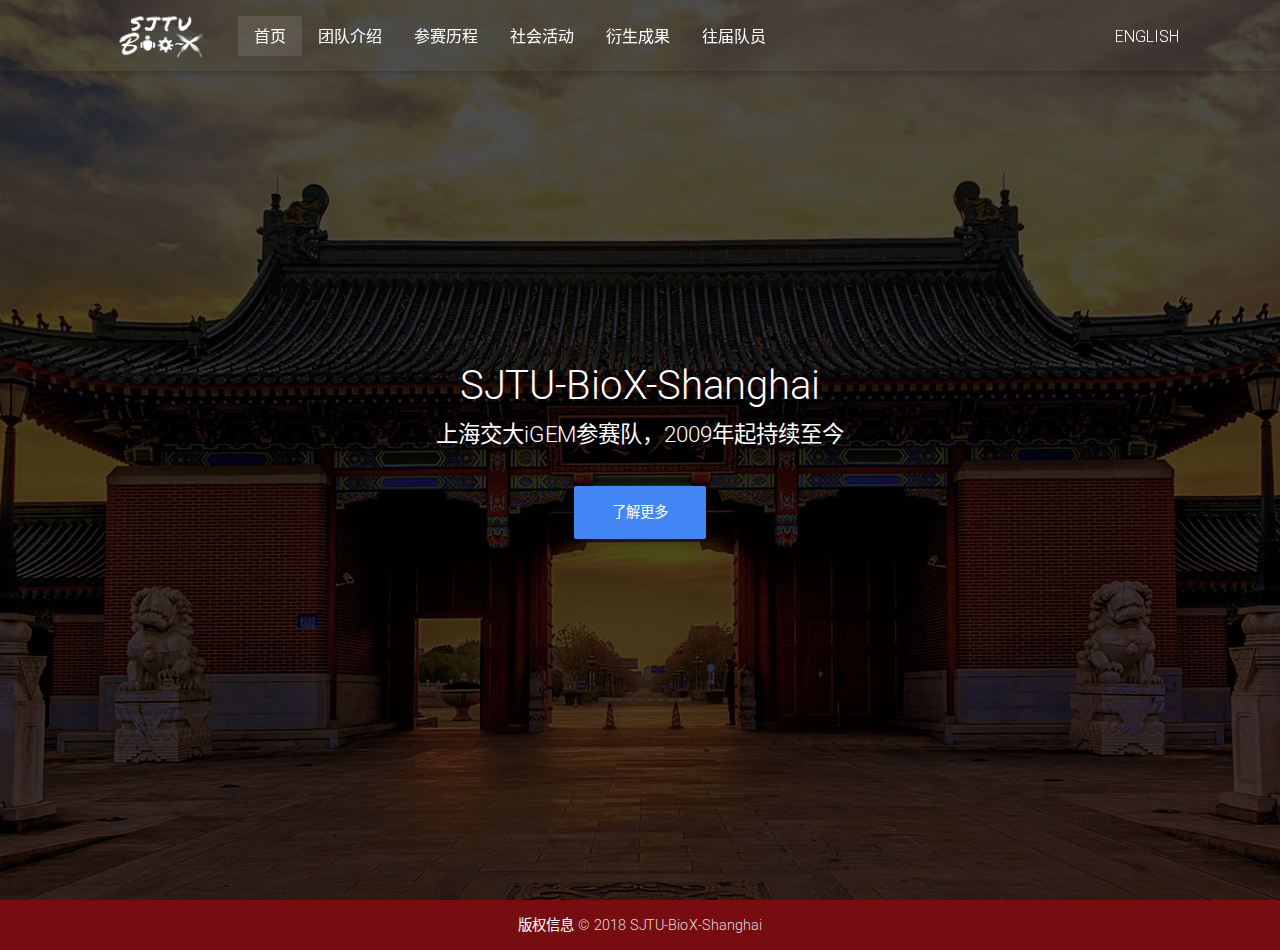
<file: index.html>
﻿<!DOCTYPE html>
<html lang="zh-CN">

<head>
    <meta charset="utf-8">
    <meta name="viewport" content="width=device-width, initial-scale=1, shrink-to-fit=no">
    <meta http-equiv="x-ua-compatible" content="ie=edge">
    <meta name="application-name" content="SJTU-BioX-Shanghai">
    <meta name="description" content="上海交通大学iGEM参赛队SJTU-BioX-Shanghai的主页">
    <meta name="keywords" content="SJTU,Bio-X,合成生物学,生物学,iGEM,国际遗传工程机器大赛,上海交通大学">
    <meta name="Author" Content="Wazon,Wazons@163.com">
    <title>首页 - SJTU-BioX-Shanghai</title>
    <link rel="icon" href="./favicon.ico" type="image/x-icon">
    <link rel="shortcut icon" href="./favicon.ico" type=”image/x-icon”>
    <link href="./css/bootstrap.min.css" rel="stylesheet">
    <!-- Material Design Bootstrap -->
    <link href="./css/mdb.min.css" rel="stylesheet">
    <link href="./css/font-awesome.min.css" rel="stylesheet">
    <link href="./css/site.css" rel="stylesheet">
    <!--[if lt IE 10]>
        <center>您使用的是过时的浏览器，浏览本网页可能会有异常。</center>
        <center>You are using an outdated browser and this page may not display properly.</center>
    <![endif]-->
    <style>
        .full-bg.full-bg-1 {
            background-image: url("./img/jpg/sjtu_gate.jpg");
        }
    </style>
    <script src="./js/analysis.js"></script>
</head>

<body>
    <nav class="navbar navbar-expand-lg navbar-dark fixed-top">
        <div class="container">
            <a class="navbar-brand" href="#"><img src="./img/png/logo.png" height="55" /></a>
            <button class="navbar-toggler" type="button" data-toggle="collapse" data-target="#navbarNav1" aria-controls="navbarNav1" aria-expanded="false" aria-label="Toggle navigation"><span class="navbar-toggler-icon"></span></button>
            <div class="collapse navbar-collapse" id="navbarNav1">
                <ul class="navbar-nav mr-auto">
                    <li class="nav-item active"><a href="./index.html" class="nav-link">首页<span class="sr-only">(current)</span></a></li>
                    <li class="nav-item"><a href="./intro.html" class="nav-link">团队介绍</a></li>
                    <li class="nav-item"><a href="./history.html" class="nav-link">参赛历程</a></li>
                    <li class="nav-item"><a href="./practices.html" class="nav-link">社会活动</a></li>
                    <li class="nav-item"><a href="./outcomes.html" class="nav-link">衍生成果</a></li>
                    <li class="nav-item"><a href="./members.html" class="nav-link">往届队员</a></li>
                </ul>
                <ul class="navbar-nav ml-auto">
                    <li class="nav-item dropdown"><a href="./index-en.html" class="nav-link">ENGLISH</a></li>
                </ul>
            </div>
        </div>
    </nav>

    <div class="view full-bg full-bg-1 hm-black-strong">
        <div class="full-bg-img flex-center white-font">
            <ul>
                <!-- 促使浏览器加载fontawesome -->
                <li> <i class="fa fa-lightbulb-o" aria-hidden="true" style="visibility:hidden"></i> </li>
                <li>
                    <h1 class="h1-responsive wow fadeInDown" data-wow-delay="0.2s">SJTU-BioX-Shanghai</h1>
                </li>
                <li style="margin-bottom: 2rem">
                    <h5 class="h5-my-responsive wow fadeInDown" data-wow-delay="0.3s">上海交大iGEM参赛队，2009年起持续至今</h5>
                </li>
                <li><a href="./intro.html" class="btn btn-primary btn-lg wow fadeIn" data-wow-delay="0.5s" rel="nofollow">了解更多</a></li>
            </ul>
        </div>
    </div>

    <div class="old-browser-warning">
        <center>您使用的是过时的（不被支持的）浏览器，本网页可能无法正常展现。</center>
        <center>You are using an outdated (unsupported) browser and this page may not display properly.</center>
    </div>

    <footer class="page-footer center-on-small-only">
        <div class="footer-copyright">
            <div class="container-fluid">
                <p><a href="./copyright.html">版权信息</a> © 2018 SJTU-BioX-Shanghai</p>
            </div>
        </div>
    </footer>
    <script src="./js/jquery-3.1.1.min.js"></script>
    <script src="./js/popper.min.js"></script>
    <script src="./js/bootstrap.min.js"></script>
    <script src="./js/mdb.min.js"></script>
    <script src="./js/site.js"></script>
</body>

</html>
</file>
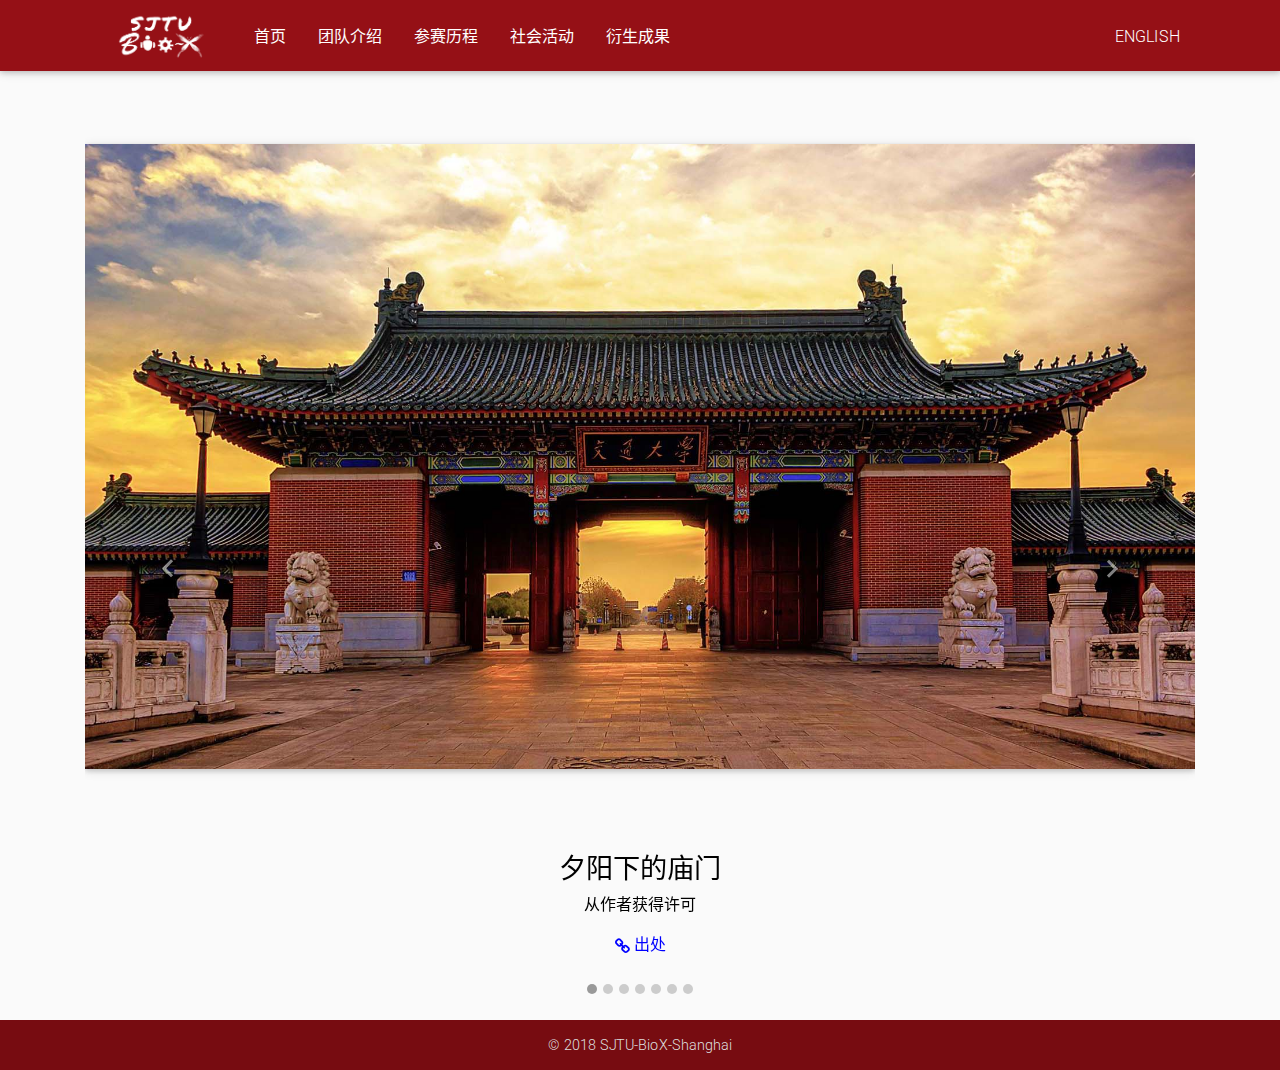
<file: copyright.html>
<!DOCTYPE html>
<html lang="zh-CN">

<head>
    <meta charset="utf-8">
    <meta name="viewport" content="width=device-width, initial-scale=1, shrink-to-fit=no">
    <meta http-equiv="x-ua-compatible" content="ie=edge">
    <meta name="application-name" content="SJTU-BioX-Shanghai">
    <meta name="description" content="SJTU-BioX-Shanghai官网的版权信息">
    <meta name="keywords" content="SJTU,Bio-X,合成生物学,生物学,iGEM,国际遗传工程机器大赛,上海交通大学">
    <meta name="Author" Content="Wazon,Wazons@163.com">
    <title>版权信息 - SJTU-BioX-Shanghai</title>
    <link rel="icon" href="./favicon.ico" type="image/x-icon">
    <link rel="shortcut icon" href="./favicon.ico" type=”image/x-icon”>
    <link href="./css/bootstrap.min.css" rel="stylesheet">
    <!-- Material Design Bootstrap -->
    <link href="./css/mdb.min.css" rel="stylesheet">
    <link href="./css/font-awesome.min.css" rel="stylesheet">
    <link href="./css/site.css" rel="stylesheet">
    <!--[if lt IE 10]>
        <center>您使用的是过时的浏览器，浏览本网页可能会有异常。</center>
        <center>You are using an outdated browser and this page may not display properly.</center>
    <![endif]-->
    <style>
        .navbar {
            background-color: #951016;
            z-index: 100;
        }
        
        a {
            color: blue;
        }
        
        a:hover {
            color: #4281FF;
        }
        
        .img-fluid2 {
            max-width: 100%;
            max-height: 100%;
            box-shadow: 0 2px 5px 0 rgba(0, 0, 0, .16), 0 2px 10px 0 rgba(0, 0, 0, .12)
        }
        
        .carousel-img {
            height: 75vmin;
            text-align: center;
            vertical-align: middle;
            display: flex;
            align-items: center;
            justify-content: center;
        }
        
        .carousel-caption p,
        .carousel-caption h3 {
            color: black;
        }
        
        .carousel-caption {
            padding-top: 3rem;
        }
        
        .carousel-caption {
            position: relative;
            display: flex;
            justify-content: center;
            right: 0;
            left: 0;
        }
        
        .card2 {
            padding: 2rem 2rem 0.5rem 2rem;
        }
        
        .fa {
            vertical-align: middle
        }
        
        .carousel-indicators li {
            background-color: #CCCCCC;
        }
        
        .carousel-indicators .active {
            background-color: #999999;
        }
        
        .carousel-control-prev-icon {
            background-color: rgba(0, 0, 0, 0.3)
        }
        
        .carousel-control-next-icon {
            background-color: rgba(0, 0, 0, 0.3)
        }
    </style>
    <script src="./js/analysis.js"></script>
</head>

<body class="grey lighten-5" data-spy="scroll" data-target="#navbar-right" data-offset="100">

    <nav class="navbar navbar-expand-lg navbar-dark">
        <div class="container">
            <a class="navbar-brand" href="#"><img src="./img/png/logo.png" height="55" /></a>
            <button class="navbar-toggler" type="button" data-toggle="collapse" data-target="#navbarNav1" aria-controls="navbarNav1" aria-expanded="false" aria-label="Toggle navigation"><span class="navbar-toggler-icon"></span></button>
            <div class="collapse navbar-collapse" id="navbarNav1">
                <ul class="navbar-nav mr-auto">
                    <li class="nav-item"><a href="./index.html" class="nav-link">首页</a></li>
                    <li class="nav-item"><a href="./intro.html" class="nav-link">团队介绍</a></li>
                    <li class="nav-item"><a href="./history.html" class="nav-link">参赛历程</a></li>
                    <li class="nav-item"><a href="./practices.html" class="nav-link">社会活动</a></li>
                    <li class="nav-item"><a href="./outcomes.html" class="nav-link">衍生成果</a></li>
                </ul>
                <ul class="navbar-nav ml-auto">
                    <li class="nav-item dropdown"><a href="./copyright-en.html" class="nav-link">ENGLISH</a></li>
                </ul>
            </div>
        </div>
    </nav>
    <div class="container" style="margin-top:3rem;">

        <!--Carousel Wrapper-->
        <div id="carousel" class="carousel slide carousel-fade" data-ride="carousel">
            <ol class="carousel-indicators">
                <li data-target="#carousel" data-slide-to="0" class="active"></li>
                <li data-target="#carousel" data-slide-to="1"></li>
                <li data-target="#carousel" data-slide-to="2"></li>
                <li data-target="#carousel" data-slide-to="3"></li>
                <li data-target="#carousel" data-slide-to="4"></li>
                <li data-target="#carousel" data-slide-to="5"></li>
                <li data-target="#carousel" data-slide-to="6"></li>
            </ol>
            <div class="carousel-inner" role="listbox">
                <div class="carousel-item active">
                    <div class="carousel-img">
                        <img class="img-fluid2" src="./img/jpg/sjtu_gate.jpg">

                    </div>
                    <div class="carousel-caption">
                        <div class="card2">
                            <h3 class="h3-responsive">夕阳下的庙门</h3>
                            <p>从作者获得许可</p>
                            <p><a target="_blank" href="http://kpc000.lofter.com/post/1caddc51_910f501"><i class="fa fa-link" aria-hidden="true"></i> 出处</a></p>
                        </div>
                    </div>
                </div>
                <div class="carousel-item">
                    <div class="carousel-img">
                        <img class="img-fluid2" src="./img/jpg/above2015.jpg">
                    </div>
                    <div class="carousel-caption">
                        <div class="card2">
                            <h3 class="h3-responsive">2015 年大会合影</h3>
                            <p>作者为 Justin Knight / iGEM 基金会，许可协议为 <a href="https://creativecommons.org/licenses/by/2.0/deed.zh">CC BY 2.0</a> </p>
                            <p><a target="_blank" href="https://www.flickr.com/photos/igemhq/21946341406/"><i class="fa fa-link" aria-hidden="true"></i> 出处</a></p>
                        </div>
                    </div>
                </div>
                <div class="carousel-item">
                    <div class="carousel-img">
                        <img class="img-fluid2" src="./img/jpg/bg1.jpg">
                    </div>
                    <div class="carousel-caption">
                        <div class="card2">
                            <h3 class="h3-responsive">2010 年 DNA 分发包</h3>
                            <p>作者为 iGEM 基金会，许可协议为 <a href="https://creativecommons.org/licenses/by/2.0/deed.zh">CC BY 2.0</a> </p>
                            <p><a target="_blank" href="https://www.flickr.com/photos/igemhq/4942218397/"><i class="fa fa-link" aria-hidden="true" ></i> 出处</a></p>
                        </div>
                    </div>
                </div>
                <div class="carousel-item">
                    <div class="carousel-img">
                        <img class="img-fluid2" src="./img/gif/largecover.gif">
                    </div>
                    <div class="carousel-caption">
                        <div class="card2">
                            <h3 class="h3-responsive">nature biotechnology 封面</h3>
                            <p>从 nature 获得许可</p>
                            <p><a target="_blank" href="http://www.nature.com/nbt/journal/v27/n12/covers/index.html"><i class="fa fa-link" aria-hidden="true" ></i> 出处</a></p>
                        </div>
                    </div>
                </div>
                <div class="carousel-item">
                    <div class="carousel-img">
                        <img class="img-fluid2" src="./img/jpg/ourteam.jpg">
                    </div>
                    <div class="carousel-caption">
                        <div class="card2">
                            <h3 class="h3-responsive">2012 年团队合影</h3>
                            <p>团队自有图片</p>
                            <p class="grey-text"><i class="fa fa-link" aria-hidden="true"></i> 出处</p>
                        </div>
                    </div>
                </div>
                <div class="carousel-item">
                    <div class="carousel-img">
                        <img class="img-fluid2" src="./img/jpg/award_ceremony.jpg">
                    </div>
                    <div class="carousel-caption">
                        <div class="card2">
                            <h3 class="h3-responsive">2016 年团队获奖合影</h3>
                            <p>团队自有图片</p>
                            <p class="grey-text"><i class="fa fa-link" aria-hidden="true"></i> 出处</p>
                        </div>
                    </div>
                </div>
                <div class="carousel-item">
                    <div class="carousel-img">
                        <img class="img-fluid2" src="./img/jpg/eight_years.jpg">
                    </div>
                    <div class="carousel-caption">
                        <div class="card2">
                            <h3 class="h3-responsive">团队八年照片拼图</h3>
                            <p>团队自有图片</p>
                            <p class="grey-text"><i class="fa fa-link" aria-hidden="true"></i> 出处</p>
                        </div>
                    </div>
                </div>
            </div>
            <a class="carousel-control-prev" href="#carousel" role="button" data-slide="prev">
                <span class="carousel-control-prev-icon" aria-hidden="true"></span>
                <span class="sr-only">Previous</span>
            </a>
            <a class="carousel-control-next" href="#carousel" role="button" data-slide="next">
                <span class="carousel-control-next-icon" aria-hidden="true"></span>
                <span class="sr-only">Next</span>
            </a>
        </div>
    </div>

    <div class="old-browser-warning">
        <center>您使用的是过时的（不被支持的）浏览器，本网页可能无法正常展现。</center>
        <center>You are using an outdated (unsupported) browser and this page may not display properly.</center>
    </div>

    <footer class="page-footer center-on-small-only">
        <div class="footer-copyright">
            <div class="container-fluid">
                <p>© 2018 SJTU-BioX-Shanghai</p>
            </div>
        </div>
    </footer>

    <script src="./js/jquery-3.1.1.min.js"></script>
    <script src="./js/popper.min.js"></script>
    <script src="./js/bootstrap.min.js"></script>
    <script src="./js/mdb.min.js"></script>
    <script src="./js/countUp.js"></script>
    <script src="./js/site.js"></script>

</body>

</html>
</file>
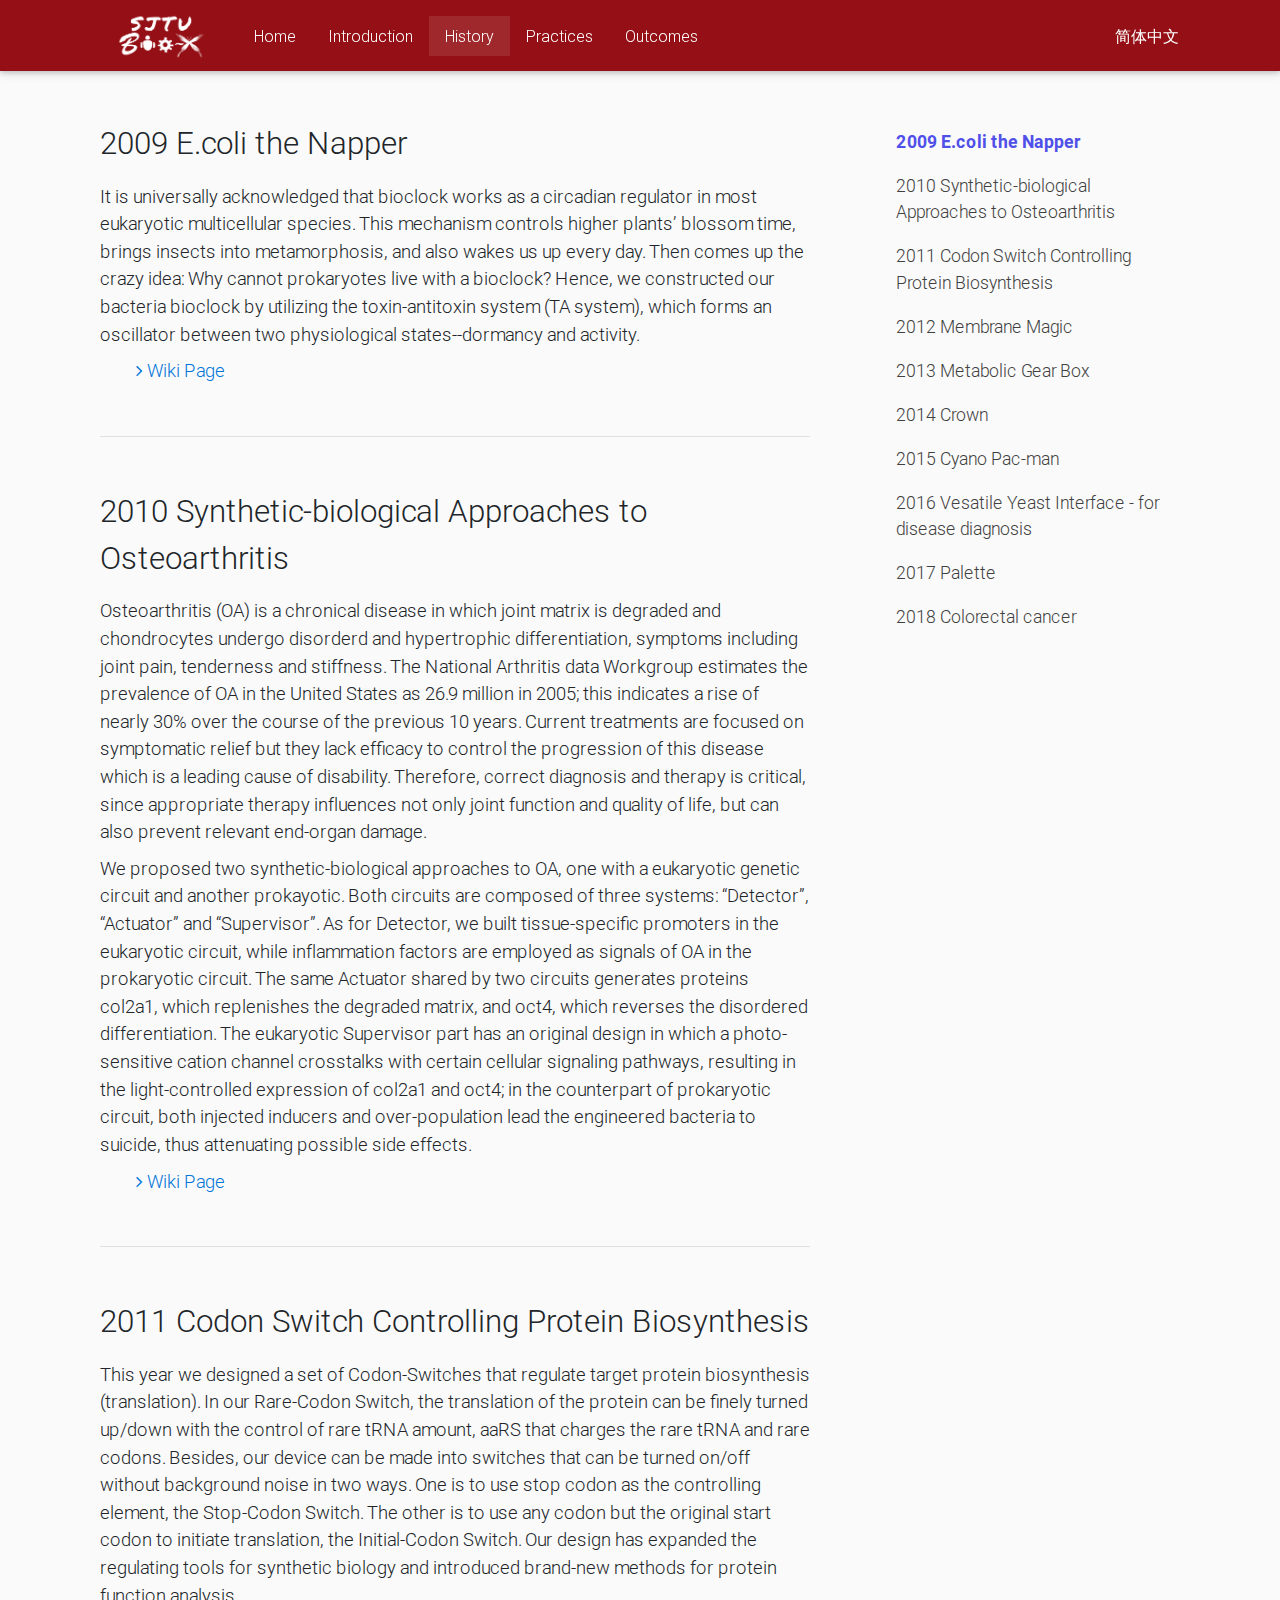
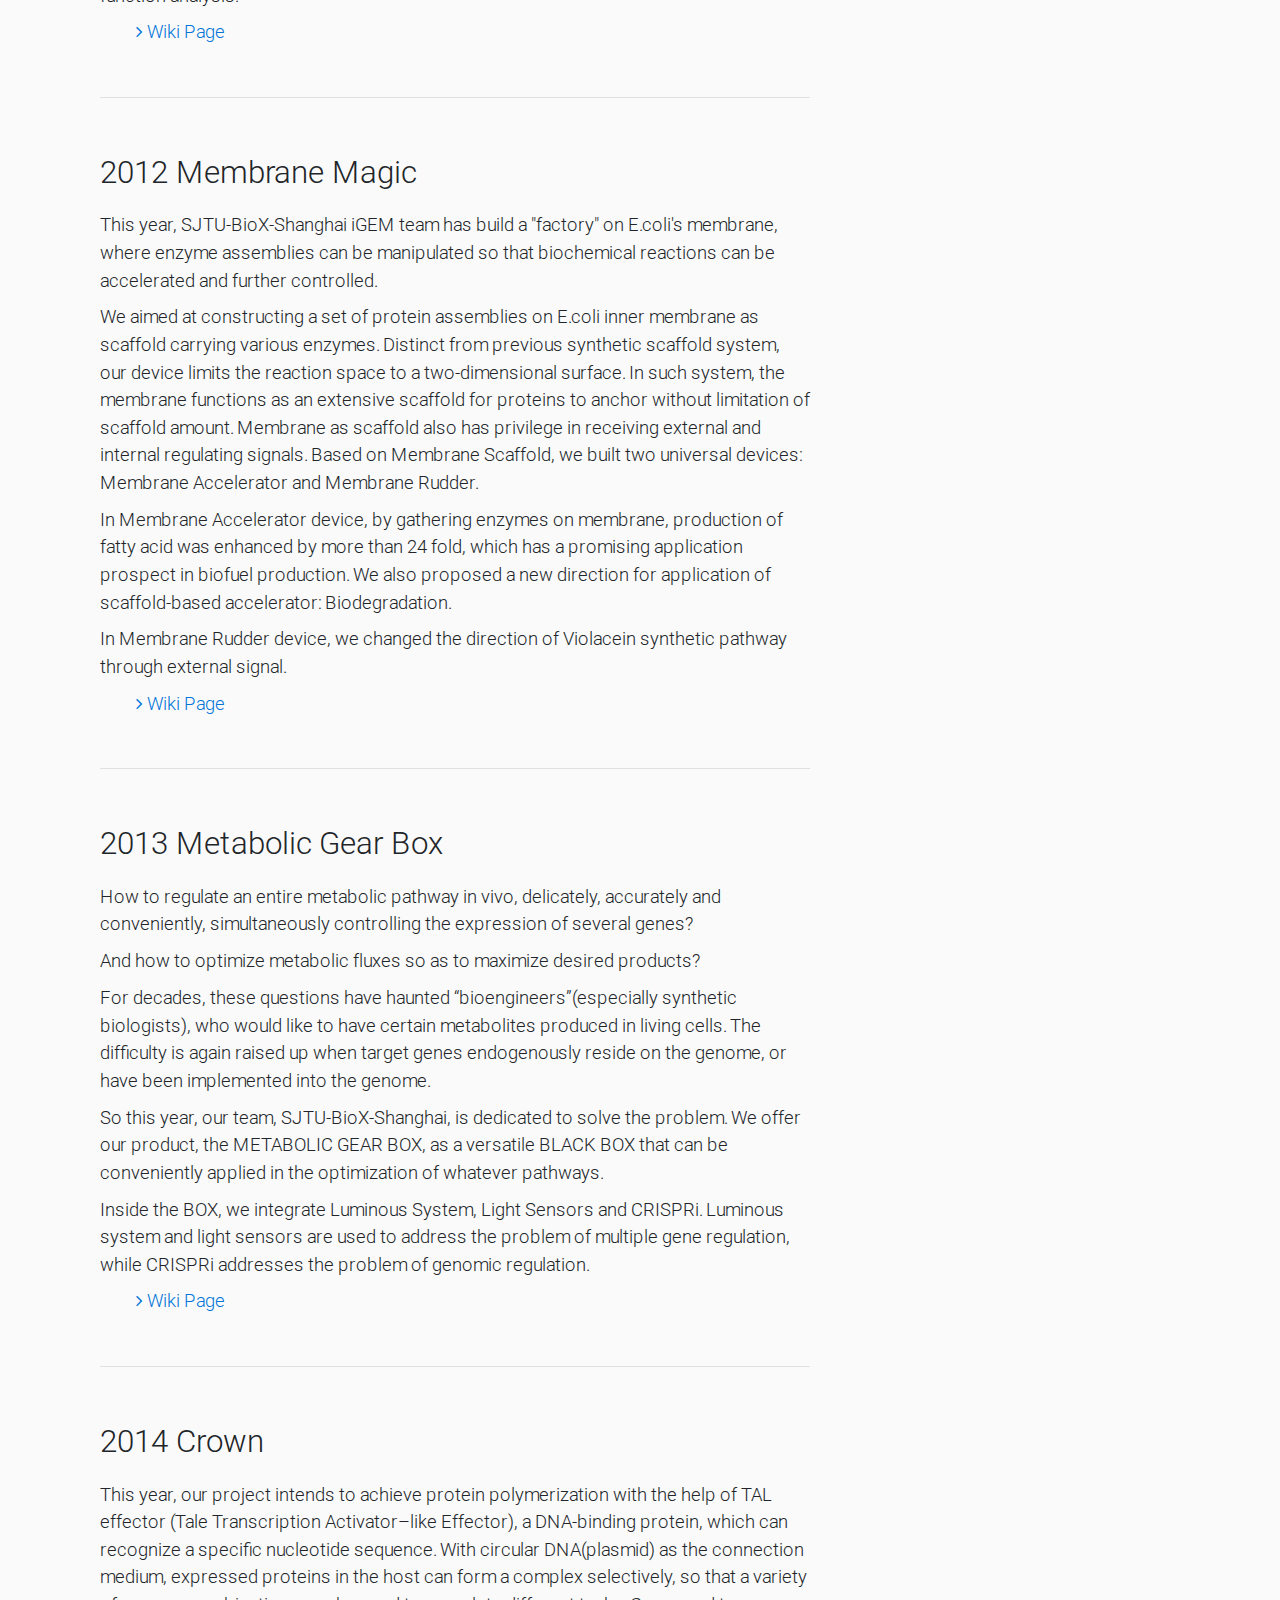
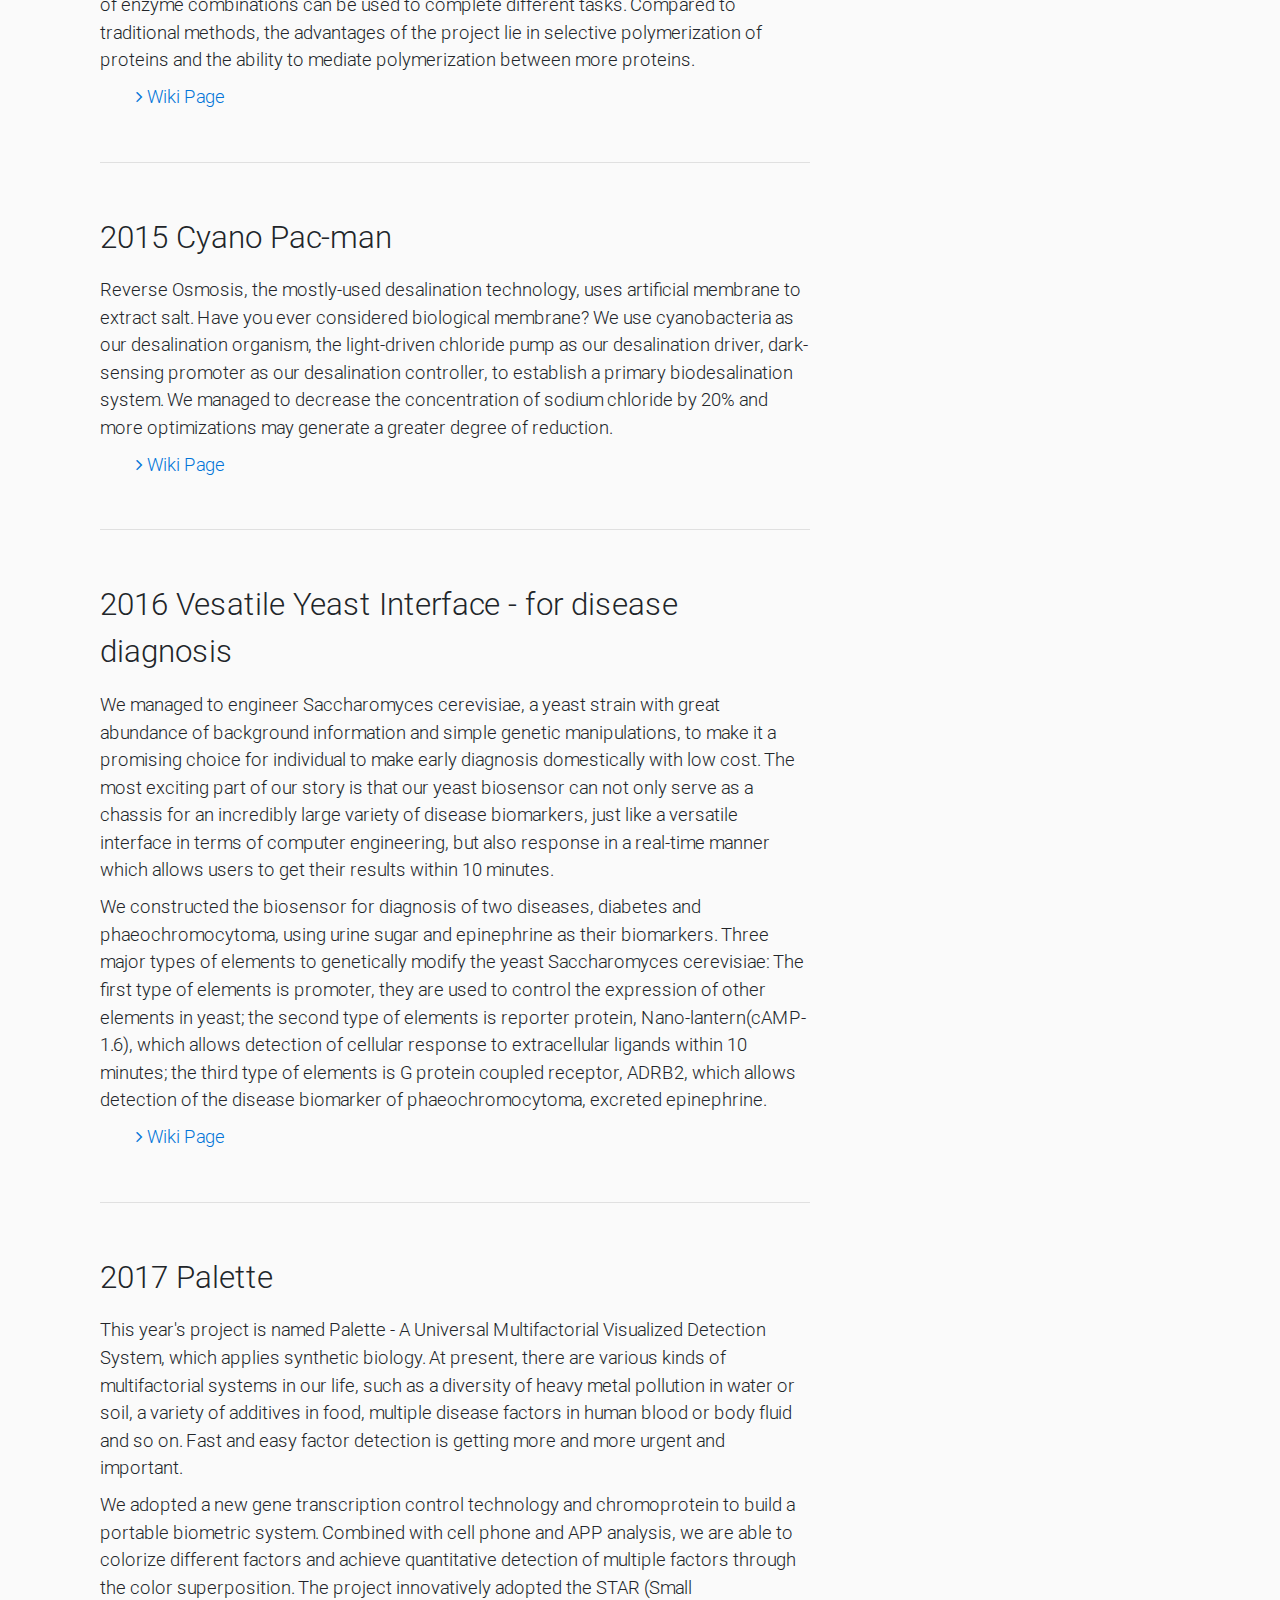
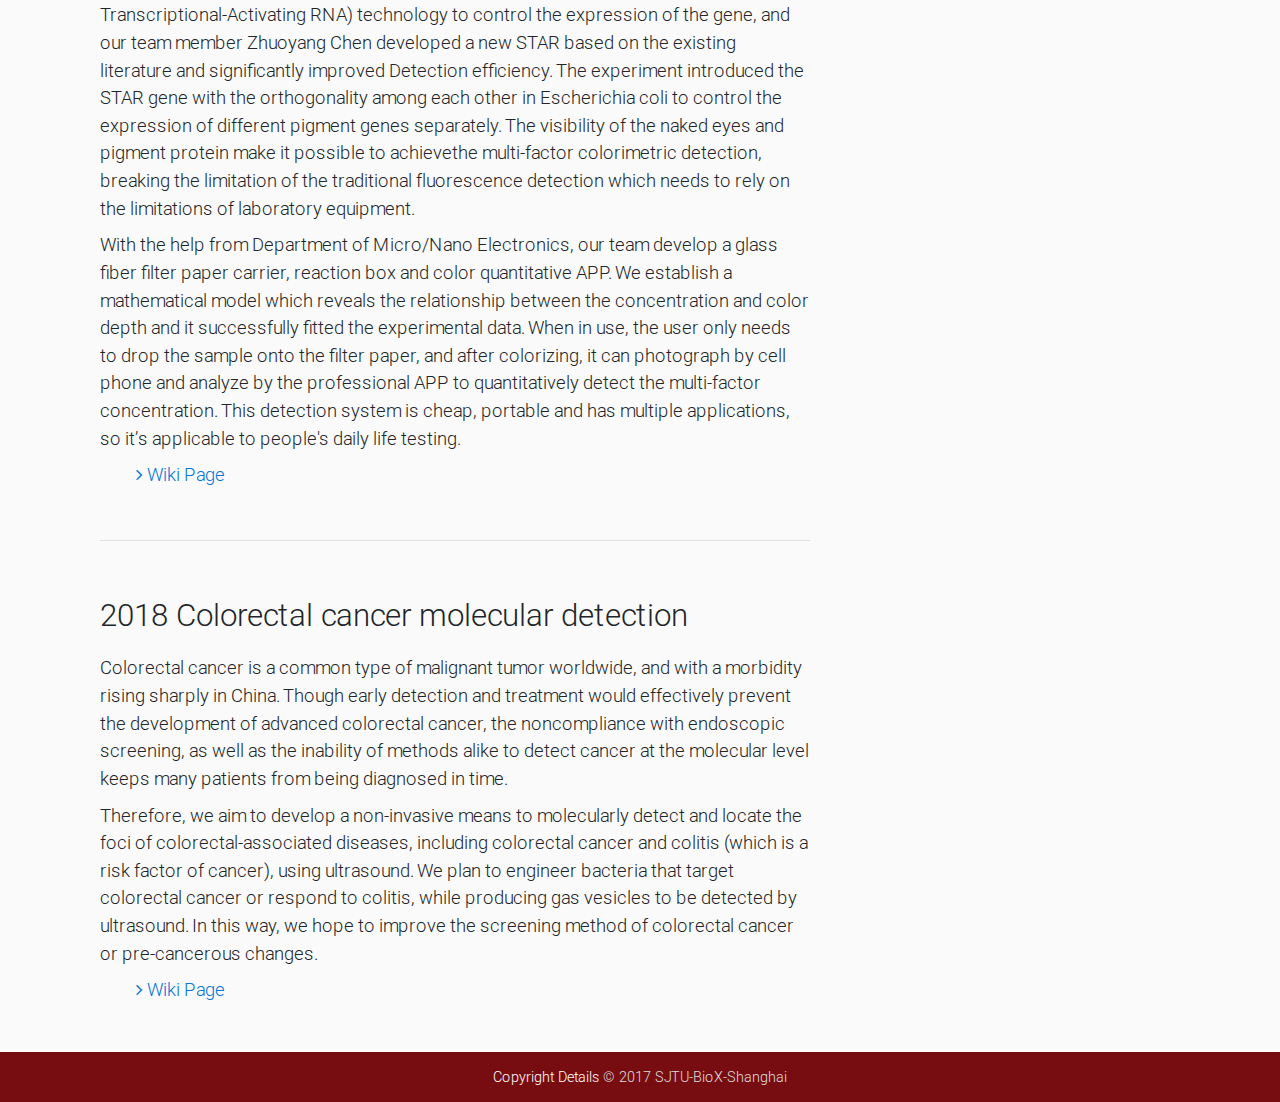
<file: history-en.html>
<!DOCTYPE html>
<html lang="en">

<head>
    <meta charset="utf-8">
    <meta name="viewport" content="width=device-width, initial-scale=1, shrink-to-fit=no">
    <meta http-equiv="x-ua-compatible" content="ie=edge">
    <meta name="application-name" content="SJTU-BioX-Shanghai">
    <meta name="description" content="History of SJTU-BioX-Shanghai, the iGEM team of Shanghai Jiao Tong University">
    <meta name="keywords" content="SJTU,Bio-X,synthetic biology,biology,iGEM,iGEM competition,Shanghai Jiao Tong University">
    <meta name="Author" Content="Wazon,Wazons@163.com">
    <title>History - SJTU-BioX-Shanghai</title>
    <link rel="icon" href="./favicon.ico" type="image/x-icon">
    <link rel="shortcut icon" href="./favicon.ico" type=”image/x-icon”>
    <link href="./css/bootstrap.min.css" rel="stylesheet">
    <!-- Material Design Bootstrap -->
    <link href="./css/mdb.min.css" rel="stylesheet">
    <link href="./css/font-awesome.min.css" rel="stylesheet">
    <link href="./css/site.css" rel="stylesheet">
    <!--[if lt IE 10]>
        <center>您使用的是过时的浏览器，浏览本网页可能会有异常。</center>
        <center>You are using an outdated browser and this page may not display properly.</center>
    <![endif]-->
    <style>
        .navbar {
            background-color: #951016;
            z-index: 1;
        }
        
        .onesection p {
            line-height: 1.5em;
            margin-top: 0.5em;
            margin-bottom: 0rem;
        }
    </style>
    <script src="./js/analysis.js"></script>
</head>

<body class="grey lighten-5" data-spy="scroll" data-target="#navbar-right" data-offset="150">

    <nav class="navbar navbar-expand-lg navbar-dark fixed-top">
        <div class="container">
            <a class="navbar-brand" href="#"><img src="./img/png/logo.png" height="55" /></a>
            <button class="navbar-toggler" type="button" data-toggle="collapse" data-target="#navbarNav1" aria-controls="navbarNav1" aria-expanded="false" aria-label="Toggle navigation"><span class="navbar-toggler-icon"></span></button>
            <div class="collapse navbar-collapse" id="navbarNav1">
                <ul class="navbar-nav mr-auto">
                    <li class="nav-item"><a href="./index-en.html" class="nav-link">Home</a></li>
                    <li class="nav-item"><a href="./intro-en.html" class="nav-link">Introduction</a></li>
                    <li class="nav-item active"><a href="./history-en.html" class="nav-link">History<span class="sr-only">(current)</span></a></li>
                    <li class="nav-item"><a href="./practices-en.html" class="nav-link">Practices</a></li>
                    <li class="nav-item"><a href="./outcomes-en.html" class="nav-link">Outcomes</a></li>
                </ul>
                <ul class="navbar-nav ml-auto">
                    <li class="nav-item dropdown"><a href="./history.html" class="nav-link">简体中文</a></li>
                </ul>
            </div>
        </div>
    </nav>

    <div class="container">
        <div class="row middle-row align-items-top justify-content-center">

            <div class="col-12 col-md-8 base-responsive " style="margin-bottom:3rem">
                <div class="section-helper" id="section2">
                    <div style="height:50px"></div>
                </div>
                <div class="onesection">
                    <h3 class="h3-responsive">2009 E.coli the Napper</h3>
                    <p>It is universally acknowledged that bioclock works as a circadian regulator in most eukaryotic multicellular species. This mechanism controls higher plants’ blossom time, brings insects into metamorphosis, and also wakes us up every
                        day. Then comes up the crazy idea: Why cannot prokaryotes live with a bioclock? Hence, we constructed our bacteria bioclock by utilizing the toxin-antitoxin system (TA system), which forms an oscillator between two physiological
                        states--dormancy and activity.
                    </p>
                    <p>
                        <a target="_blank" href="http://2009.igem.org/Team:SJTU-BioX-Shanghai">　　<i class="fa fa-angle-right" aria-hidden="true"></i> Wiki Page </a>
                    </p>
                </div>
                <div class="section-helper" id="section3">
                    <hr>
                </div>
                <div class="onesection">
                    <h3 class="h3-responsive">2010 Synthetic-biological Approaches to Osteoarthritis</h3>
                    <p>Osteoarthritis (OA) is a chronical disease in which joint matrix is degraded and chondrocytes undergo disorderd and hypertrophic differentiation, symptoms including joint pain, tenderness and stiffness. The National Arthritis data
                        Workgroup estimates the prevalence of OA in the United States as 26.9 million in 2005; this indicates a rise of nearly 30% over the course of the previous 10 years. Current treatments are focused on symptomatic relief but they
                        lack efﬁcacy to control the progression of this disease which is a leading cause of disability. Therefore, correct diagnosis and therapy is critical, since appropriate therapy influences not only joint function and quality of life,
                        but can also prevent relevant end-organ damage.</p>
                    <p> We proposed two synthetic-biological approaches to OA, one with a eukaryotic genetic circuit and another prokayotic. Both circuits are composed of three systems: “Detector”, “Actuator” and “Supervisor”. As for Detector, we built tissue-specific
                        promoters in the eukaryotic circuit, while inflammation factors are employed as signals of OA in the prokaryotic circuit. The same Actuator shared by two circuits generates proteins col2a1, which replenishes the degraded matrix,
                        and oct4, which reverses the disordered differentiation. The eukaryotic Supervisor part has an original design in which a photo-sensitive cation channel crosstalks with certain cellular signaling pathways, resulting in the light-controlled
                        expression of col2a1 and oct4; in the counterpart of prokaryotic circuit, both injected inducers and over-population lead the engineered bacteria to suicide, thus attenuating possible side effects.

                    </p>
                    <p>
                        <a target="_blank" href="http://2010.igem.org/Team:SJTU-BioX-Shanghai">　　<i class="fa fa-angle-right" aria-hidden="true"></i> Wiki Page </a>
                    </p>
                </div>
                <div class="section-helper" id="section4">
                    <hr>
                </div>
                <div class="onesection">
                    <h3 class="h3-responsive">2011 Codon Switch Controlling Protein Biosynthesis</h3>
                    <p>This year we designed a set of Codon-Switches that regulate target protein biosynthesis (translation). In our Rare-Codon Switch, the translation of the protein can be finely turned up/down with the control of rare tRNA amount, aaRS
                        that charges the rare tRNA and rare codons. Besides, our device can be made into switches that can be turned on/off without background noise in two ways. One is to use stop codon as the controlling element, the Stop-Codon Switch.
                        The other is to use any codon but the original start codon to initiate translation, the Initial-Codon Switch. Our design has expanded the regulating tools for synthetic biology and introduced brand-new methods for protein function
                        analysis.
                    </p>
                    <p>
                        <a target="_blank" href="http://2011.igem.org/Team:SJTU-BioX-Shanghai">　　<i class="fa fa-angle-right" aria-hidden="true"></i> Wiki Page </a>
                    </p>
                </div>
                <div class="section-helper" id="section5">
                    <hr>
                </div>
                <div class="onesection">
                    <h3 class="h3-responsive">2012 Membrane Magic</h3>
                    <p>This year, SJTU-BioX-Shanghai iGEM team has build a "factory" on E.coli's membrane, where enzyme assemblies can be manipulated so that biochemical reactions can be accelerated and further controlled. </p>
                    <p>We aimed at constructing a set of protein assemblies on E.coli inner membrane as scaffold carrying various enzymes. Distinct from previous synthetic scaffold system, our device limits the reaction space to a two-dimensional surface.
                        In such system, the membrane functions as an extensive scaffold for proteins to anchor without limitation of scaffold amount. Membrane as scaffold also has privilege in receiving external and internal regulating signals. Based
                        on Membrane Scaffold, we built two universal devices: Membrane Accelerator and Membrane Rudder.</p>
                    <p> In Membrane Accelerator device, by gathering enzymes on membrane, production of fatty acid was enhanced by more than 24 fold, which has a promising application prospect in biofuel production. We also proposed a new direction for application
                        of scaffold-based accelerator: Biodegradation. </p>
                    <p>In Membrane Rudder device, we changed the direction of Violacein synthetic pathway through external signal.
                    </p>
                    <p>
                        <a target="_blank" href="http://2012.igem.org/Team:SJTU-BioX-Shanghai">　　<i class="fa fa-angle-right" aria-hidden="true"></i> Wiki Page </a>
                    </p>
                </div>
                <div class="section-helper" id="section6">
                    <hr>
                </div>
                <div class="onesection">
                    <h3 class="h3-responsive">2013 Metabolic Gear Box</h3>
                    <p> How to regulate an entire metabolic pathway in vivo, delicately, accurately and conveniently, simultaneously controlling the expression of several genes? </p>
                    <p>And how to optimize metabolic fluxes so as to maximize desired products?
                    </p>
                    <p> For decades, these questions have haunted “bioengineers”(especially synthetic biologists), who would like to have certain metabolites produced in living cells. The difficulty is again raised up when target genes endogenously reside
                        on the genome, or have been implemented into the genome.
                    </p>
                    <p>So this year, our team, SJTU-BioX-Shanghai, is dedicated to solve the problem. We offer our product, the METABOLIC GEAR BOX, as a versatile BLACK BOX that can be conveniently applied in the optimization of whatever pathways.
                    </p>
                    <p>Inside the BOX, we integrate Luminous System, Light Sensors and CRISPRi. Luminous system and light sensors are used to address the problem of multiple gene regulation, while CRISPRi addresses the problem of genomic regulation.
                    </p>
                    <p>
                        <a target="_blank" href="http://2013.igem.org/Team:SJTU-BioX-Shanghai">　　<i class="fa fa-angle-right" aria-hidden="true"></i> Wiki Page </a>
                    </p>
                </div>
                <div class="section-helper" id="section7">
                    <hr>
                </div>
                <div class="onesection">
                    <h3 class="h3-responsive">2014 Crown</h3>
                    <p>This year, our project intends to achieve protein polymerization with the help of TAL effector (Tale Transcription Activator–like Effector), a DNA-binding protein, which can recognize a specific nucleotide sequence. With circular DNA(plasmid)
                        as the connection medium, expressed proteins in the host can form a complex selectively, so that a variety of enzyme combinations can be used to complete different tasks. Compared to traditional methods, the advantages of the project
                        lie in selective polymerization of proteins and the ability to mediate polymerization between more proteins.
                    </p>
                    <p>
                        <a target="_blank" href="http://2014.igem.org/Team:SJTU-BioX-Shanghai">　　<i class="fa fa-angle-right" aria-hidden="true"></i> Wiki Page </a>
                    </p>
                </div>
                <div class="section-helper" id="section8">
                    <hr>
                </div>
                <div class="onesection">
                    <h3 class="h3-responsive">2015 Cyano Pac-man</h3>
                    <p>Reverse Osmosis, the mostly-used desalination technology, uses artificial membrane to extract salt. Have you ever considered biological membrane? We use cyanobacteria as our desalination organism, the light-driven chloride pump as
                        our desalination driver, dark-sensing promoter as our desalination controller, to establish a primary biodesalination system. We managed to decrease the concentration of sodium chloride by 20% and more optimizations may generate
                        a greater degree of reduction.
                    </p>
                    <p>
                        <a target="_blank" href="http://2015.igem.org/Team:SJTU-BioX-Shanghai">　　<i class="fa fa-angle-right" aria-hidden="true"></i> Wiki Page </a>
                    </p>
                </div>
                <div class="section-helper" id="section9">
                    <hr>
                </div>
                <div class="onesection">
                    <h3 class="h3-responsive">2016 Vesatile Yeast Interface - for disease diagnosis</h3>
                    <p>We managed to engineer Saccharomyces cerevisiae, a yeast strain with great abundance of background information and simple genetic manipulations, to make it a promising choice for individual to make early diagnosis domestically with
                        low cost. The most exciting part of our story is that our yeast biosensor can not only serve as a chassis for an incredibly large variety of disease biomarkers, just like a versatile interface in terms of computer engineering,
                        but also response in a real-time manner which allows users to get their results within 10 minutes.
                    </p>
                    <p>
                        We constructed the biosensor for diagnosis of two diseases, diabetes and phaeochromocytoma, using urine sugar and epinephrine as their biomarkers. Three major types of elements to genetically modify the yeast Saccharomyces cerevisiae: The first type of
                        elements is promoter, they are used to control the expression of other elements in yeast; the second type of elements is reporter protein, Nano-lantern(cAMP-1.6), which allows detection of cellular response to extracellular ligands
                        within 10 minutes; the third type of elements is G protein coupled receptor, ADRB2, which allows detection of the disease biomarker of phaeochromocytoma, excreted epinephrine.
                    </p>
                    <p>
                        <a target="_blank" href="http://2016.igem.org/Team:SJTU-BioX-Shanghai">　　<i class="fa fa-angle-right" aria-hidden="true"></i> Wiki Page </a>
                    </p>
                </div>
                <div class="section-helper" id="section10">
                    <hr>
                </div>
                <div class="onesection">
                    <h3 class="h3-responsive">2017 Palette</h3>
                    <p>This year's project is named Palette - A Universal Multifactorial Visualized Detection System, which applies synthetic biology. At present, there are various kinds of multifactorial systems in our life, such as a diversity of heavy
                        metal pollution in water or soil, a variety of additives in food, multiple disease factors in human blood or body fluid and so on. Fast and easy factor detection is getting more and more urgent and important. </p>
                    <p>We adopted a new gene transcription control technology and chromoprotein to build a portable biometric system. Combined with cell phone and APP analysis, we are able to colorize different factors and achieve quantitative detection
                        of multiple factors through the color superposition. The project innovatively adopted the STAR (Small Transcriptional-Activating RNA) technology to control the expression of the gene, and our team member Zhuoyang Chen developed
                        a new STAR based on the existing literature and significantly improved Detection efficiency. The experiment introduced the STAR gene with the orthogonality among each other in Escherichia coli to control the expression of different
                        pigment genes separately. The visibility of the naked eyes and pigment protein make it possible to achievethe multi-factor colorimetric detection, breaking the limitation of the traditional fluorescence detection which needs to
                        rely on the limitations of laboratory equipment.</p>
                    <p> With the help from Department of Micro/Nano Electronics, our team develop a glass fiber filter paper carrier, reaction box and color quantitative APP. We establish a mathematical model which reveals the relationship between the concentration
                        and color depth and it successfully fitted the experimental data. When in use, the user only needs to drop the sample onto the filter paper, and after colorizing, it can photograph by cell phone and analyze by the professional
                        APP to quantitatively detect the multi-factor concentration. This detection system is cheap, portable and has multiple applications, so it’s applicable to people's daily life testing. </p>
                    <p>
                        <a target="_blank" href="http://2017.igem.org/Team:SJTU-BioX-Shanghai">　　<i class="fa fa-angle-right" aria-hidden="true"></i> Wiki Page </a>
                    </p>
                </div>
                   <div class="section-helper" id="section11">
                    <hr>
                </div>
                <div class="onesection">
                    <h3 class="h3-responsive">2018 Colorectal cancer molecular detection</h3>
                                    <p>Colorectal cancer is a common type of malignant tumor worldwide, and with a morbidity rising sharply in China. Though early detection and treatment would effectively prevent the development of advanced colorectal cancer, the noncompliance with endoscopic screening, as well as the inability of methods alike to detect cancer at the molecular level keeps many patients from being diagnosed in time.
                    </p><p>Therefore, we aim to develop a non-invasive means to molecularly detect and locate the foci of colorectal-associated diseases, including colorectal cancer and colitis (which is a risk factor of cancer), using ultrasound. We plan to engineer bacteria that target colorectal cancer or respond to colitis, while producing gas vesicles to be detected by ultrasound. In this way, we hope to improve the screening method of colorectal cancer or pre-cancerous changes.
                                        
                    </p>
                    <p><a target="_blank" href="http://2018.igem.org/Team:SJTU-BioX-Shanghai">　　<i class="fa fa-angle-right" aria-hidden="true"></i> Wiki Page </a>
                    </p>
                </div>
            </div>

            <div class="col-md-4" id="coll">
                <div class="scroll-box grey lighten-5">
                    <nav class="list-unstyled" id="navbar-right" role="navigation">
                        <li class="nav-item">
                            <a class="nav-link" href="#section2">2009 E.coli the Napper</a>
                        </li>
                        <li class="nav-item">
                            <a class="nav-link" href="#section3">2010 Synthetic-biological Approaches to Osteoarthritis</a>
                        </li>
                        <li class="nav-item">
                            <a class="nav-link" href="#section4">2011 Codon Switch Controlling Protein Biosynthesis</a>
                        </li>
                         <li class="nav-item">
                            <a class="nav-link" href="#section5">2012 Membrane Magic</a>
                        </li>
                        <li class="nav-item">
                            <a class="nav-link" href="#section6">2013 Metabolic Gear Box</a>
                        </li>
                        <li class="nav-item">
                            <a class="nav-link" href="#section7">2014 Crown</a>
                        </li>
                        <li class="nav-item">
                            <a class="nav-link" href="#section8">2015 Cyano Pac-man</a>
                        </li>
                        <li class="nav-item">
                            <a class="nav-link" href="#section9">2016 Vesatile Yeast Interface - for disease diagnosis</a>
                        </li>
                        <li class="nav-item">
                            <a class="nav-link" href="#section10">2017 Palette</a>
                        </li>
                                                <li class="nav-item">
                            <a class="nav-link" href="#section11">2018 Colorectal cancer</a>
                        </li>
                    </nav>
                </div>
            </div>
        </div>

    </div>
    </div>

    <div class="old-browser-warning">
        <center>您使用的是过时的（不被支持的）浏览器，本网页可能无法正常展现。</center>
        <center>You are using an outdated (unsupported) browser and this page may not display properly.</center>
    </div>

    <footer class="page-footer center-on-small-only" style="padding-top:0">
        <div class="footer-copyright">
            <div class="container-fluid">
                <p><a href="./copyright-en.html">Copyright Details</a> © 2017 SJTU-BioX-Shanghai</p>
            </div>
        </div>
    </footer>

    <script>
        window.onload = function() {
            $(".scroll-box").css("width", $("#coll").width() - 30);
        };
    </script>
    <script src="./js/jquery-3.1.1.min.js"></script>
    <script src="./js/popper.min.js"></script>
    <script src="./js/bootstrap.min.js"></script>
    <script src="./js/mdb.min.js"></script>
    <script src="./js/countUp.js"></script>
    <script src="./js/site.js"></script>

</body>

</html>
</file>
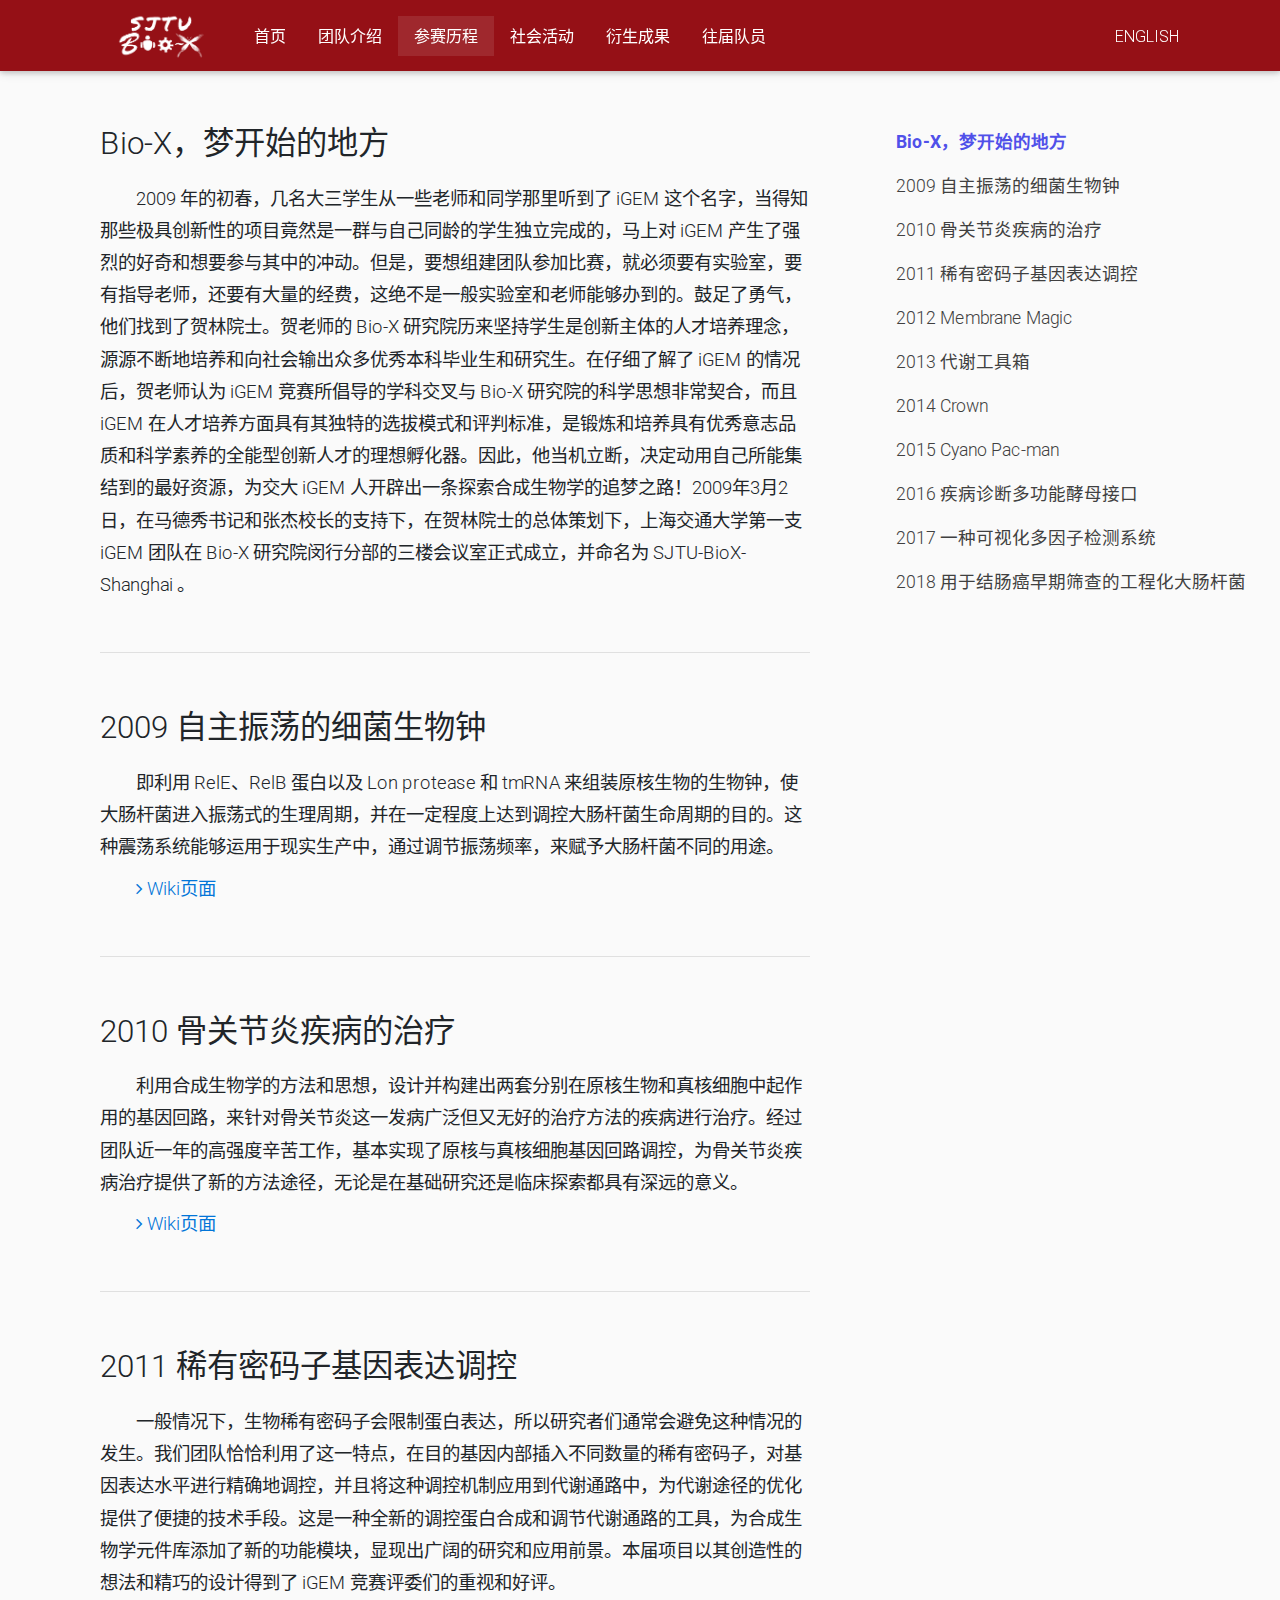
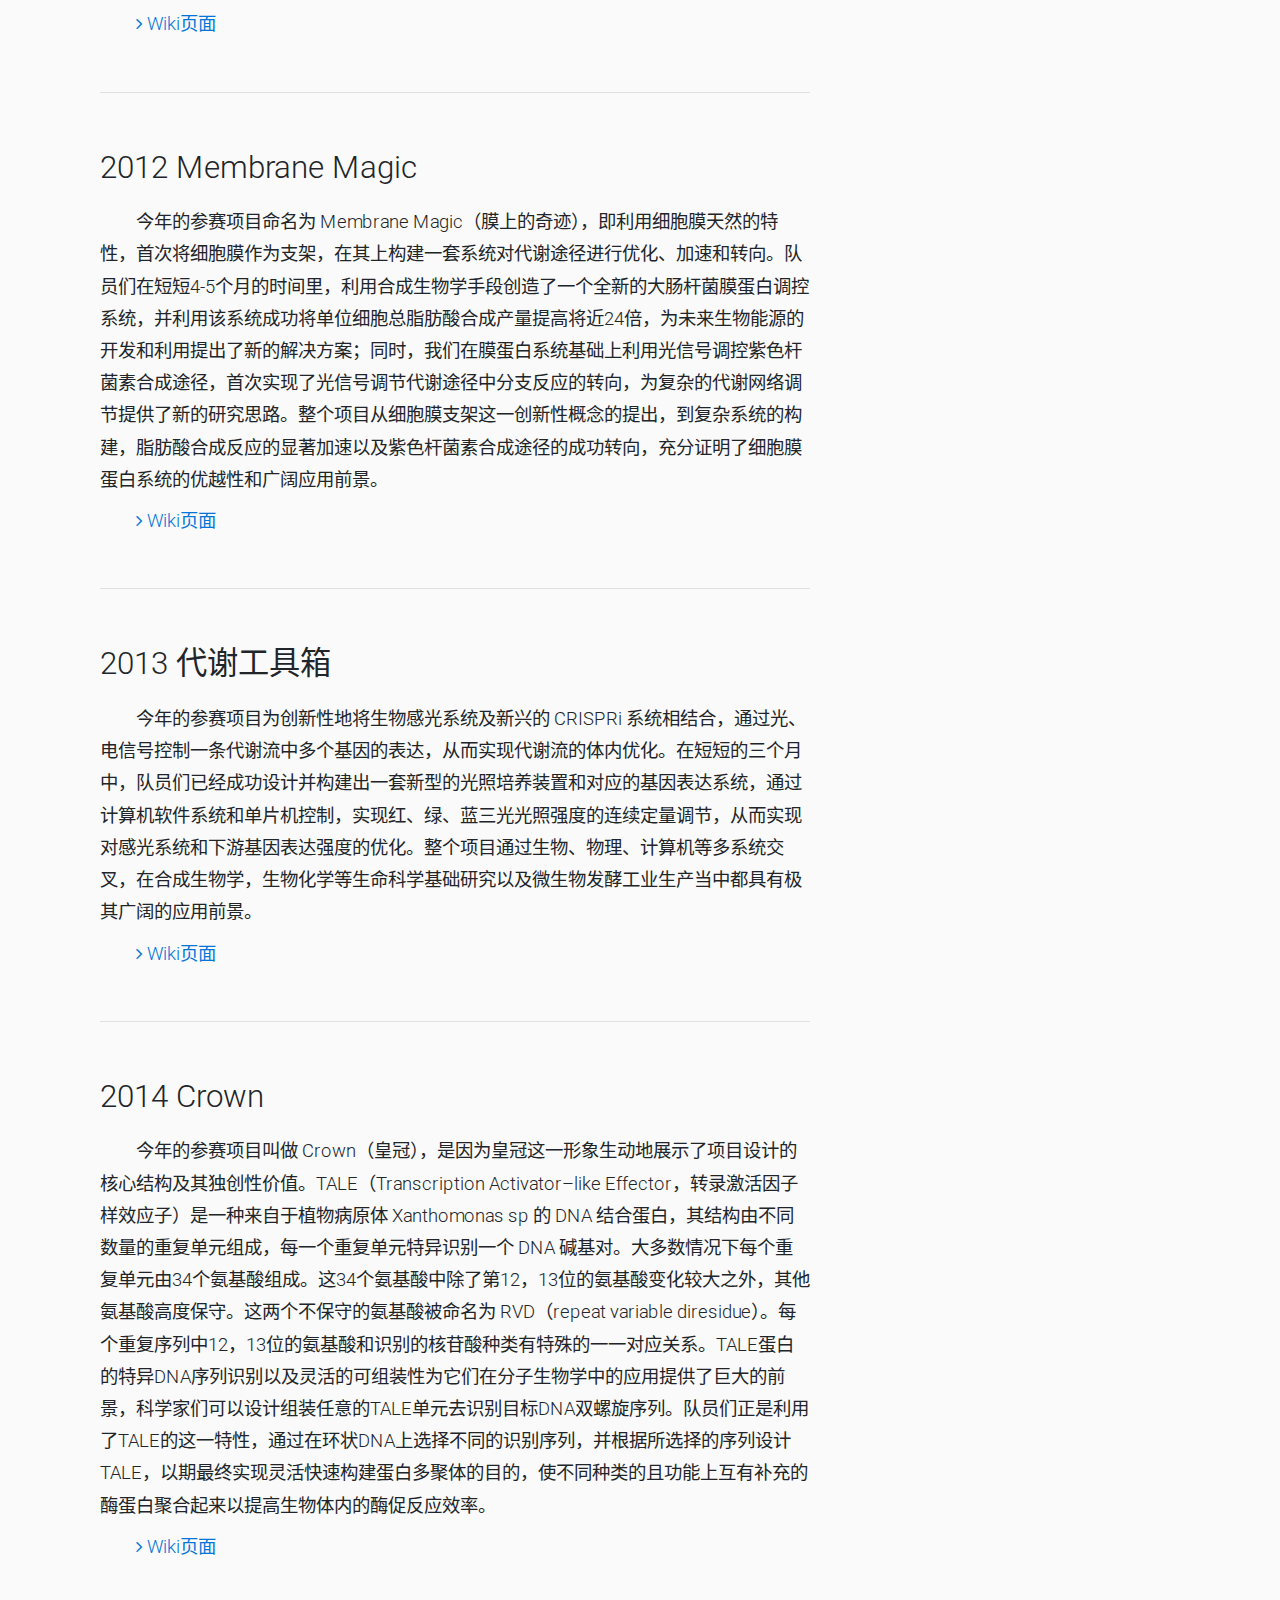
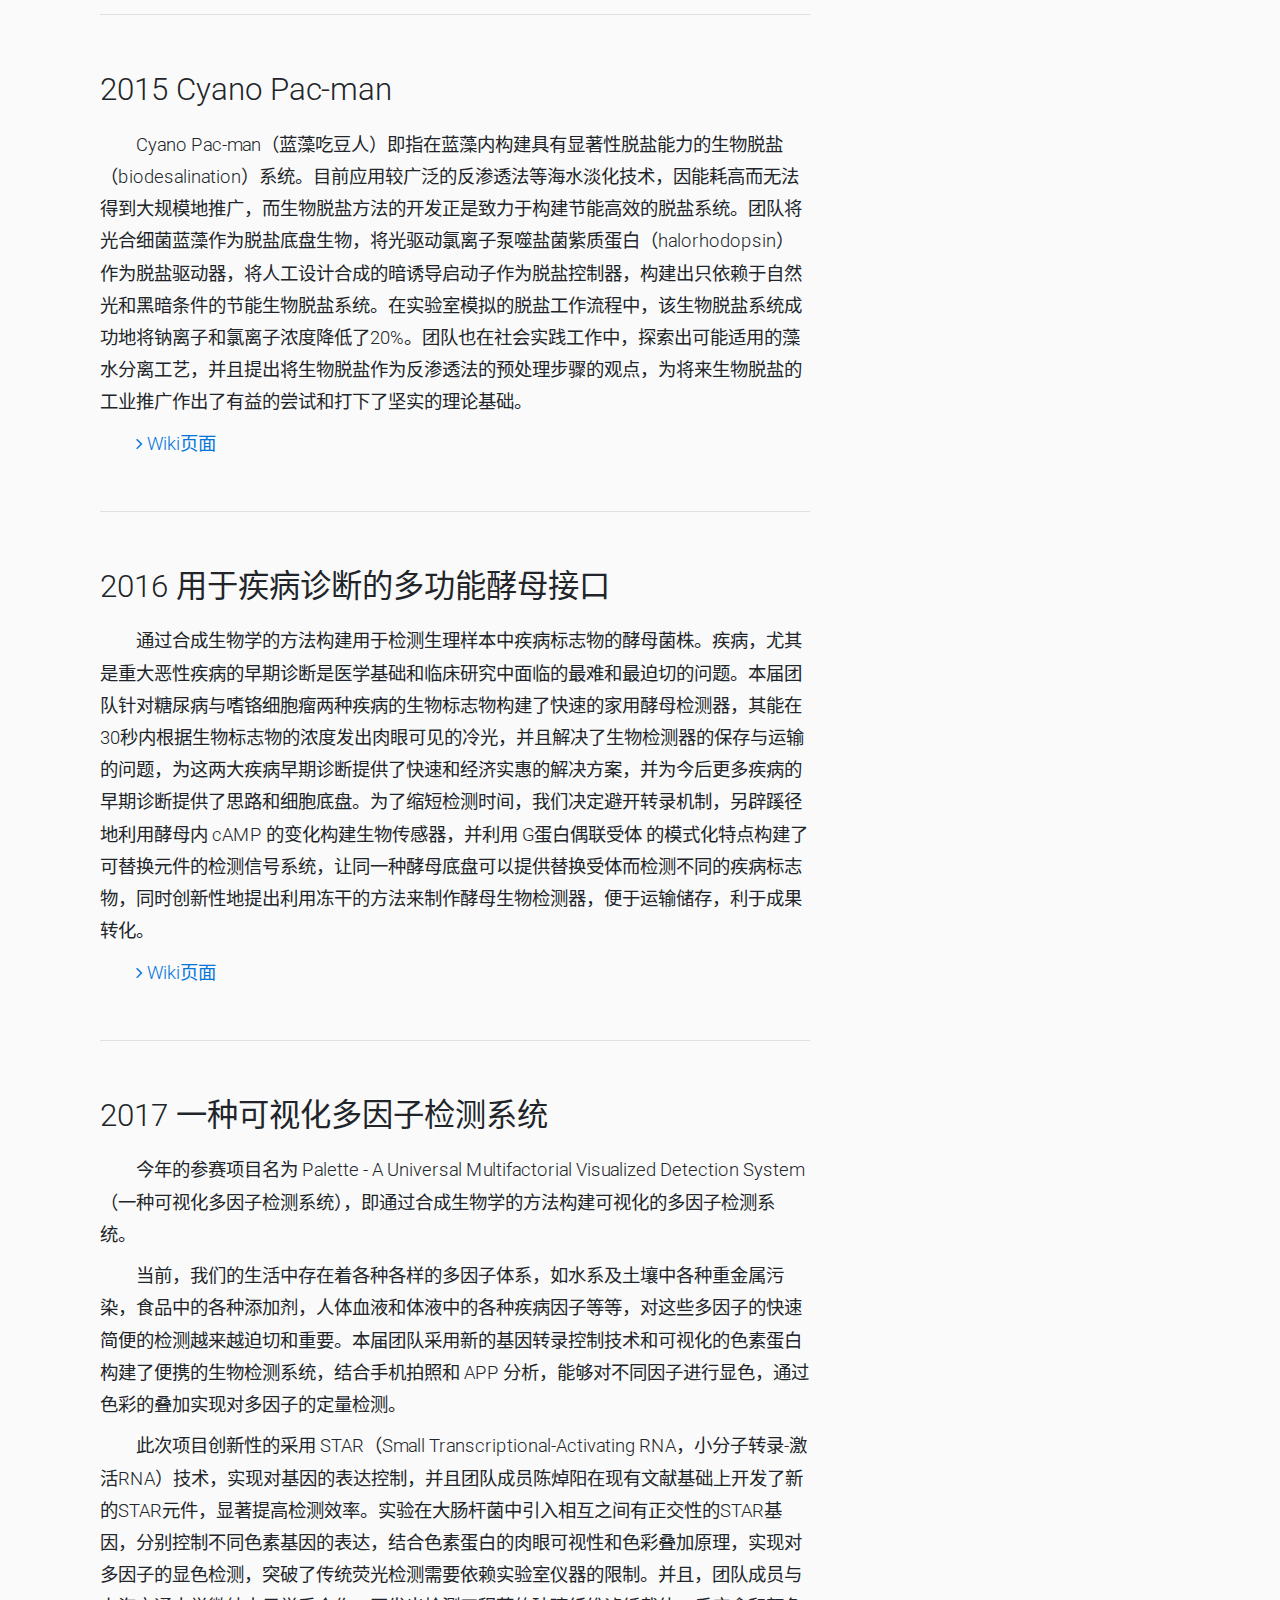
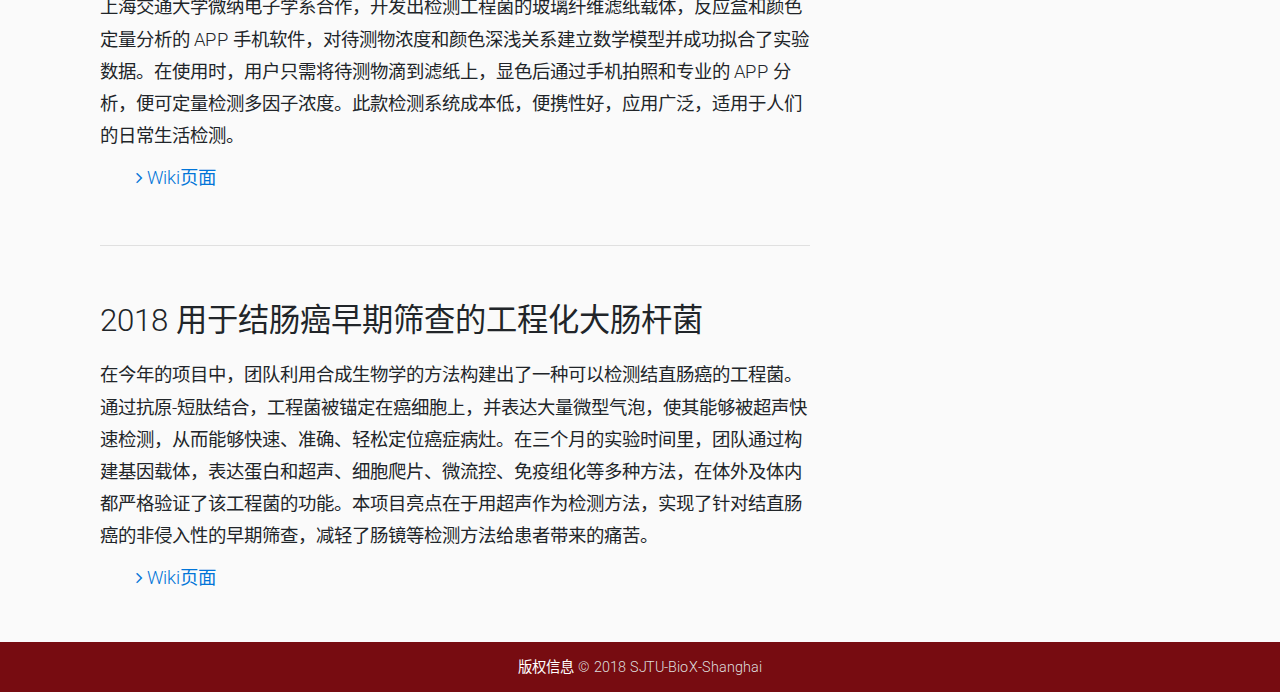
<file: history.html>
<!DOCTYPE html>
<html lang="zh-CN">

<head>
    <meta charset="utf-8">
    <meta name="viewport" content="width=device-width, initial-scale=1, shrink-to-fit=no">
    <meta http-equiv="x-ua-compatible" content="ie=edge">
    <meta name="application-name" content="SJTU-BioX-Shanghai">
    <meta name="description" content="上海交通大学iGEM参赛队SJTU-BioX-Shanghai每一年的的参赛项目内容介绍">
    <meta name="keywords" content="SJTU,Bio-X,合成生物学,生物学,iGEM,国际遗传工程机器大赛,上海交通大学">
    <meta name="Author" Content="Wazon,Wazons@163.com">
    <title>参赛历程 - SJTU-BioX-Shanghai</title>
    <link rel="icon" href="./favicon.ico" type="image/x-icon">
    <link rel="shortcut icon" href="./favicon.ico" type=”image/x-icon”>
    <link href="./css/bootstrap.min.css" rel="stylesheet">
    <!-- Material Design Bootstrap -->
    <link href="./css/mdb.min.css" rel="stylesheet">
    <link href="./css/font-awesome.min.css" rel="stylesheet">
    <link href="./css/site.css" rel="stylesheet">
    <!--[if lt IE 10]>
        <center>您使用的是过时的浏览器，浏览本网页可能会有异常。</center>
        <center>You are using an outdated browser and this page may not display properly.</center>
    <![endif]-->
    <style>
        .navbar {
            background-color: #951016;
            z-index: 1;
        }
        
        .onesection p {
            line-height: 1.75em;
            margin-top: 0.5em;
            margin-bottom: 0rem;
        }
    </style>
    <script src="./js/analysis.js"></script>
</head>

<body class="grey lighten-5" data-spy="scroll" data-target="#navbar-right" data-offset="150">

    <nav class="navbar navbar-expand-lg navbar-dark fixed-top">
        <div class="container">
            <a class="navbar-brand" href="#"><img src="./img/png/logo.png" height="55" /></a>
            <button class="navbar-toggler" type="button" data-toggle="collapse" data-target="#navbarNav1" aria-controls="navbarNav1" aria-expanded="false" aria-label="Toggle navigation"><span class="navbar-toggler-icon"></span></button>
            <div class="collapse navbar-collapse" id="navbarNav1">
                <ul class="navbar-nav mr-auto">
                    <li class="nav-item"><a href="./index.html" class="nav-link">首页</a></li>
                    <li class="nav-item"><a href="./intro.html" class="nav-link">团队介绍</a></li>
                    <li class="nav-item active"><a href="./history.html" class="nav-link">参赛历程<span class="sr-only">(current)</span></a></li>
                    <li class="nav-item"><a href="./practices.html" class="nav-link">社会活动</a></li>
                    <li class="nav-item"><a href="./outcomes.html" class="nav-link">衍生成果</a></li>
                    <li class="nav-item"><a href="./members.html" class="nav-link">往届队员</a></li>
                </ul>
                <ul class="navbar-nav ml-auto">
                    <li class="nav-item dropdown"><a href="./history-en.html" class="nav-link">ENGLISH</a></li>
                </ul>
            </div>
        </div>
    </nav>

    <div class="container">
        <div class="row middle-row align-items-top justify-content-center">

            <div class="col-12 col-md-8 base-responsive " style="margin-bottom:3rem">
                <div class="section-helper" id="section1">
                    <div style="height:50px"></div>
                </div>
                <div class="onesection">
                    <h3 class="h3-responsive">Bio-X，梦开始的地方</h3>
                    <p>　　2009 年的初春，几名大三学生从一些老师和同学那里听到了 iGEM 这个名字，当得知那些极具创新性的项目竟然是一群与自己同龄的学生独立完成的，马上对 iGEM 产生了强烈的好奇和想要参与其中的冲动。但是，要想组建团队参加比赛，就必须要有实验室，要有指导老师，还要有大量的经费，这绝不是一般实验室和老师能够办到的。鼓足了勇气，他们找到了贺林院士。贺老师的 Bio-X 研究院历来坚持学生是创新主体的人才培养理念，源源不断地培养和向社会输出众多优秀本科毕业生和研究生。在仔细了解了
                        iGEM 的情况后，贺老师认为 iGEM 竞赛所倡导的学科交叉与 Bio-X 研究院的科学思想非常契合，而且 iGEM 在人才培养方面具有其独特的选拔模式和评判标准，是锻炼和培养具有优秀意志品质和科学素养的全能型创新人才的理想孵化器。因此，他当机立断，决定动用自己所能集结到的最好资源，为交大 iGEM 人开辟出一条探索合成生物学的追梦之路！2009年3月2日，在马德秀书记和张杰校长的支持下，在贺林院士的总体策划下，上海交通大学第一支 iGEM 团队在
                        Bio-X 研究院闵行分部的三楼会议室正式成立，并命名为 SJTU-BioX-Shanghai 。
                    </p>
                </div>
                <div class="section-helper" id="section2">
                    <hr>
                </div>
                <div class="onesection">
                    <h3 class="h3-responsive">2009 自主振荡的细菌生物钟</h3>
                    <p>　　即利用 RelE、RelB 蛋白以及 Lon protease 和 tmRNA 来组装原核生物的生物钟，使大肠杆菌进入振荡式的生理周期，并在一定程度上达到调控大肠杆菌生命周期的目的。这种震荡系统能够运用于现实生产中，通过调节振荡频率，来赋予大肠杆菌不同的用途。
                    </p>
                    <p>
                        <a target="_blank" href="http://2009.igem.org/Team:SJTU-BioX-Shanghai">　　<i class="fa fa-angle-right" aria-hidden="true"></i> Wiki页面 </a>
                    </p>
                </div>
                <div class="section-helper" id="section3">
                    <hr>
                </div>
                <div class="onesection">
                    <h3 class="h3-responsive">2010 骨关节炎疾病的治疗</h3>
                    <p>　　利用合成生物学的方法和思想，设计并构建出两套分别在原核生物和真核细胞中起作用的基因回路，来针对骨关节炎这一发病广泛但又无好的治疗方法的疾病进行治疗。经过团队近一年的高强度辛苦工作，基本实现了原核与真核细胞基因回路调控，为骨关节炎疾病治疗提供了新的方法途径，无论是在基础研究还是临床探索都具有深远的意义。
                    </p>
                    <p>
                        <a target="_blank" href="http://2010.igem.org/Team:SJTU-BioX-Shanghai">　　<i class="fa fa-angle-right" aria-hidden="true"></i> Wiki页面 </a>
                    </p>
                </div>
                <div class="section-helper" id="section4">
                    <hr>
                </div>
                <div class="onesection">
                    <h3 class="h3-responsive">2011 稀有密码子基因表达调控</h3>
                    <p>　　一般情况下，生物稀有密码子会限制蛋白表达，所以研究者们通常会避免这种情况的发生。我们团队恰恰利用了这一特点，在目的基因内部插入不同数量的稀有密码子，对基因表达水平进行精确地调控，并且将这种调控机制应用到代谢通路中，为代谢途径的优化提供了便捷的技术手段。这是一种全新的调控蛋白合成和调节代谢通路的工具，为合成生物学元件库添加了新的功能模块，显现出广阔的研究和应用前景。本届项目以其创造性的想法和精巧的设计得到了 iGEM 竞赛评委们的重视和好评。
                    </p>
                    <p>
                        <a target="_blank" href="http://2011.igem.org/Team:SJTU-BioX-Shanghai">　　<i class="fa fa-angle-right" aria-hidden="true"></i> Wiki页面 </a>
                    </p>
                </div>
                <div class="section-helper" id="section5">
                    <hr>
                </div>
                <div class="onesection">
                    <h3 class="h3-responsive">2012 Membrane Magic</h3>
                    <p>　　今年的参赛项目命名为 Membrane Magic（膜上的奇迹），即利用细胞膜天然的特性，首次将细胞膜作为支架，在其上构建一套系统对代谢途径进行优化、加速和转向。队员们在短短4-5个月的时间里，利用合成生物学手段创造了一个全新的大肠杆菌膜蛋白调控系统，并利用该系统成功将单位细胞总脂肪酸合成产量提高将近24倍，为未来生物能源的开发和利用提出了新的解决方案；同时，我们在膜蛋白系统基础上利用光信号调控紫色杆菌素合成途径，首次实现了光信号调节代谢途径中分支反应的转向，为复杂的代谢网络调节提供了新的研究思路。整个项目从细胞膜支架这一创新性概念的提出，到复杂系统的构建，脂肪酸合成反应的显著加速以及紫色杆菌素合成途径的成功转向，充分证明了细胞膜蛋白系统的优越性和广阔应用前景。
                    </p>
                    <p>
                        <a target="_blank" href="http://2012.igem.org/Team:SJTU-BioX-Shanghai">　　<i class="fa fa-angle-right" aria-hidden="true"></i> Wiki页面 </a>
                    </p>
                </div>
                <div class="section-helper" id="section6">
                    <hr>
                </div>
                <div class="onesection">
                    <h3 class="h3-responsive">2013 代谢工具箱</h3>
                    <p>　　今年的参赛项目为创新性地将生物感光系统及新兴的 CRISPRi 系统相结合，通过光、电信号控制一条代谢流中多个基因的表达，从而实现代谢流的体内优化。在短短的三个月中，队员们已经成功设计并构建出一套新型的光照培养装置和对应的基因表达系统，通过计算机软件系统和单片机控制，实现红、绿、蓝三光光照强度的连续定量调节，从而实现对感光系统和下游基因表达强度的优化。整个项目通过生物、物理、计算机等多系统交叉，在合成生物学，生物化学等生命科学基础研究以及微生物发酵工业生产当中都具有极其广阔的应用前景。
                    </p>
                    <p>
                        <a target="_blank" href="http://2013.igem.org/Team:SJTU-BioX-Shanghai">　　<i class="fa fa-angle-right" aria-hidden="true"></i> Wiki页面 </a>
                    </p>
                </div>
                <div class="section-helper" id="section7">
                    <hr>
                </div>
                <div class="onesection">
                    <h3 class="h3-responsive">2014 Crown</h3>
                    <p>　　今年的参赛项目叫做 Crown（皇冠），是因为皇冠这一形象生动地展示了项目设计的核心结构及其独创性价值。TALE（Transcription Activator–like Effector，转录激活因子样效应子）是一种来自于植物病原体 Xanthomonas sp 的 DNA 结合蛋白，其结构由不同数量的重复单元组成，每一个重复单元特异识别一个 DNA 碱基对。大多数情况下每个重复单元由34个氨基酸组成。这34个氨基酸中除了第12，13位的氨基酸变化较大之外，其他氨基酸高度保守。这两个不保守的氨基酸被命名为
                        RVD（repeat variable diresidue）。每个重复序列中12，13位的氨基酸和识别的核苷酸种类有特殊的一一对应关系。TALE蛋白的特异DNA序列识别以及灵活的可组装性为它们在分子生物学中的应用提供了巨大的前景，科学家们可以设计组装任意的TALE单元去识别目标DNA双螺旋序列。队员们正是利用了TALE的这一特性，通过在环状DNA上选择不同的识别序列，并根据所选择的序列设计TALE，以期最终实现灵活快速构建蛋白多聚体的目的，使不同种类的且功能上互有补充的酶蛋白聚合起来以提高生物体内的酶促反应效率。
                    </p>
                    <p>
                        <a target="_blank" href="http://2014.igem.org/Team:SJTU-BioX-Shanghai">　　<i class="fa fa-angle-right" aria-hidden="true"></i> Wiki页面 </a>
                    </p>
                </div>
                <div class="section-helper" id="section8">
                    <hr>
                </div>
                <div class="onesection">
                    <h3 class="h3-responsive">2015 Cyano Pac-man</h3>
                    <p>　　Cyano Pac-man（蓝藻吃豆人）即指在蓝藻内构建具有显著性脱盐能力的生物脱盐（biodesalination）系统。目前应用较广泛的反渗透法等海水淡化技术，因能耗高而无法得到大规模地推广，而生物脱盐方法的开发正是致力于构建节能高效的脱盐系统。团队将光合细菌蓝藻作为脱盐底盘生物，将光驱动氯离子泵噬盐菌紫质蛋白（halorhodopsin）作为脱盐驱动器，将人工设计合成的暗诱导启动子作为脱盐控制器，构建出只依赖于自然光和黑暗条件的节能生物脱盐系统。在实验室模拟的脱盐工作流程中，该生物脱盐系统成功地将钠离子和氯离子浓度降低了20%。团队也在社会实践工作中，探索出可能适用的藻水分离工艺，并且提出将生物脱盐作为反渗透法的预处理步骤的观点，为将来生物脱盐的工业推广作出了有益的尝试和打下了坚实的理论基础。
                    </p>
                    <p>
                        <a target="_blank" href="http://2015.igem.org/Team:SJTU-BioX-Shanghai">　　<i class="fa fa-angle-right" aria-hidden="true"></i> Wiki页面 </a>
                    </p>
                </div>
                <div class="section-helper" id="section9">
                    <hr>
                </div>
                <div class="onesection">
                    <h3 class="h3-responsive">2016 用于疾病诊断的多功能酵母接口</h3>
                    <p>　　通过合成生物学的方法构建用于检测生理样本中疾病标志物的酵母菌株。疾病，尤其是重大恶性疾病的早期诊断是医学基础和临床研究中面临的最难和最迫切的问题。本届团队针对糖尿病与嗜铬细胞瘤两种疾病的生物标志物构建了快速的家用酵母检测器，其能在30秒内根据生物标志物的浓度发出肉眼可见的冷光，并且解决了生物检测器的保存与运输的问题，为这两大疾病早期诊断提供了快速和经济实惠的解决方案，并为今后更多疾病的早期诊断提供了思路和细胞底盘。为了缩短检测时间，我们决定避开转录机制，另辟蹊径地利用酵母内
                        cAMP 的变化构建生物传感器，并利用 G蛋白偶联受体 的模式化特点构建了可替换元件的检测信号系统，让同一种酵母底盘可以提供替换受体而检测不同的疾病标志物，同时创新性地提出利用冻干的方法来制作酵母生物检测器，便于运输储存，利于成果转化。
                    </p>
                    <p>
                        <a target="_blank" href="http://2016.igem.org/Team:SJTU-BioX-Shanghai">　　<i class="fa fa-angle-right" aria-hidden="true"></i> Wiki页面 </a>
                    </p>
                </div>
                <div class="section-helper" id="section10">
                    <hr>
                </div>
                <div class="onesection">
                    <h3 class="h3-responsive">2017 一种可视化多因子检测系统</h3>
                    <p>　　今年的参赛项目名为 Palette - A Universal Multifactorial Visualized Detection System（一种可视化多因子检测系统），即通过合成生物学的方法构建可视化的多因子检测系统。</p>
                    <p>　　当前，我们的生活中存在着各种各样的多因子体系，如水系及土壤中各种重金属污染，食品中的各种添加剂，人体血液和体液中的各种疾病因子等等，对这些多因子的快速简便的检测越来越迫切和重要。本届团队采用新的基因转录控制技术和可视化的色素蛋白构建了便携的生物检测系统，结合手机拍照和 APP 分析，能够对不同因子进行显色，通过色彩的叠加实现对多因子的定量检测。</p>
                    <p>　　此次项目创新性的采用 STAR（Small Transcriptional-Activating RNA，小分子转录-激活RNA）技术，实现对基因的表达控制，并且团队成员陈焯阳在现有文献基础上开发了新的STAR元件，显著提高检测效率。实验在大肠杆菌中引入相互之间有正交性的STAR基因，分别控制不同色素基因的表达，结合色素蛋白的肉眼可视性和色彩叠加原理，实现对多因子的显色检测，突破了传统荧光检测需要依赖实验室仪器的限制。并且，团队成员与上海交通大学微纳电子学系合作，开发出检测工程菌的玻璃纤维滤纸载体，反应盒和颜色定量分析的
                        APP 手机软件，对待测物浓度和颜色深浅关系建立数学模型并成功拟合了实验数据。在使用时，用户只需将待测物滴到滤纸上，显色后通过手机拍照和专业的 APP 分析，便可定量检测多因子浓度。此款检测系统成本低，便携性好，应用广泛，适用于人们的日常生活检测。

                    </p>
                    <p>
                        <a target="_blank" href="http://2017.igem.org/Team:SJTU-BioX-Shanghai">　　<i class="fa fa-angle-right" aria-hidden="true"></i> Wiki页面 </a>
                    </p>
                </div>
                <div class="section-helper" id="section11">
                    <hr>
                </div>
                <div class="onesection">
                    <h3 class="h3-responsive">2018 用于结肠癌早期筛查的工程化大肠杆菌</h3>
                    <p>在今年的项目中，团队利用合成生物学的方法构建出了一种可以检测结直肠癌的工程菌。通过抗原-短肽结合，工程菌被锚定在癌细胞上，并表达大量微型气泡，使其能够被超声快速检测，从而能够快速、准确、轻松定位癌症病灶。在三个月的实验时间里，团队通过构建基因载体，表达蛋白和超声、细胞爬片、微流控、免疫组化等多种方法，在体外及体内都严格验证了该工程菌的功能。本项目亮点在于用超声作为检测方法，实现了针对结直肠癌的非侵入性的早期筛查，减轻了肠镜等检测方法给患者带来的痛苦。
                    </p>
                    <p>
                        <a target="_blank" href="http://2018.igem.org/Team:SJTU-BioX-Shanghai">　　<i class="fa fa-angle-right" aria-hidden="true"></i> Wiki页面 </a>
                    </p>
                </div>
            </div>


            <div class="col-md-4" id="coll">
                <div class="scroll-box grey lighten-5">
                    <nav class="list-unstyled" id="navbar-right" role="navigation">

                        <li class="nav-item">
                            <a class="nav-link" href="#section1">Bio-X，梦开始的地方</a>
                        </li>
                        <li class="nav-item">
                            <a class="nav-link" href="#section2">2009 自主振荡的细菌生物钟</a>
                        </li>
                        <li class="nav-item">
                            <a class="nav-link" href="#section3">2010 骨关节炎疾病的治疗</a>
                        </li>
                        <li class="nav-item">
                            <a class="nav-link" href="#section4">2011 稀有密码子基因表达调控</a>
                        </li>
                        <li class="nav-item">
                            <a class="nav-link" href="#section5">2012 Membrane Magic</a>
                        </li>
                        <li class="nav-item">
                            <a class="nav-link" href="#section6">2013 代谢工具箱</a>
                        </li>
                        <li class="nav-item">
                            <a class="nav-link" href="#section7">2014 Crown</a>
                        </li>
                        <li class="nav-item">
                            <a class="nav-link" href="#section8">2015 Cyano Pac-man</a>
                        </li>
                        <li class="nav-item">
                            <a class="nav-link" href="#section9">2016 疾病诊断多功能酵母接口</a>
                        </li>
                        <li class="nav-item">
                            <a class="nav-link" href="#section10">2017 一种可视化多因子检测系统</a>
                        </li>
                        <li class="nav-item">
                            <a class="nav-link" href="#section11">2018 用于结肠癌早期筛查的工程化大肠杆菌</a>
                        </li>

                    </nav>
                </div>
            </div>

        </div>
    </div>

    <div class="old-browser-warning">
        <center>您使用的是过时的（不被支持的）浏览器，本网页可能无法正常展现。</center>
        <center>You are using an outdated (unsupported) browser and this page may not display properly.</center>
    </div>

    <footer class="page-footer center-on-small-only" style="padding-top:0">
        <div class="footer-copyright">
            <div class="container-fluid">
                <p><a href="./copyright.html">版权信息</a> © 2018 SJTU-BioX-Shanghai</p>
            </div>
        </div>
    </footer>

    <script src="./js/jquery-3.1.1.min.js"></script>
    <script src="./js/popper.min.js"></script>
    <script src="./js/bootstrap.min.js"></script>
    <script src="./js/mdb.min.js"></script>
    <script src="./js/countUp.js"></script>
    <script src="./js/site.js"></script>

</body>

</html>
</file>
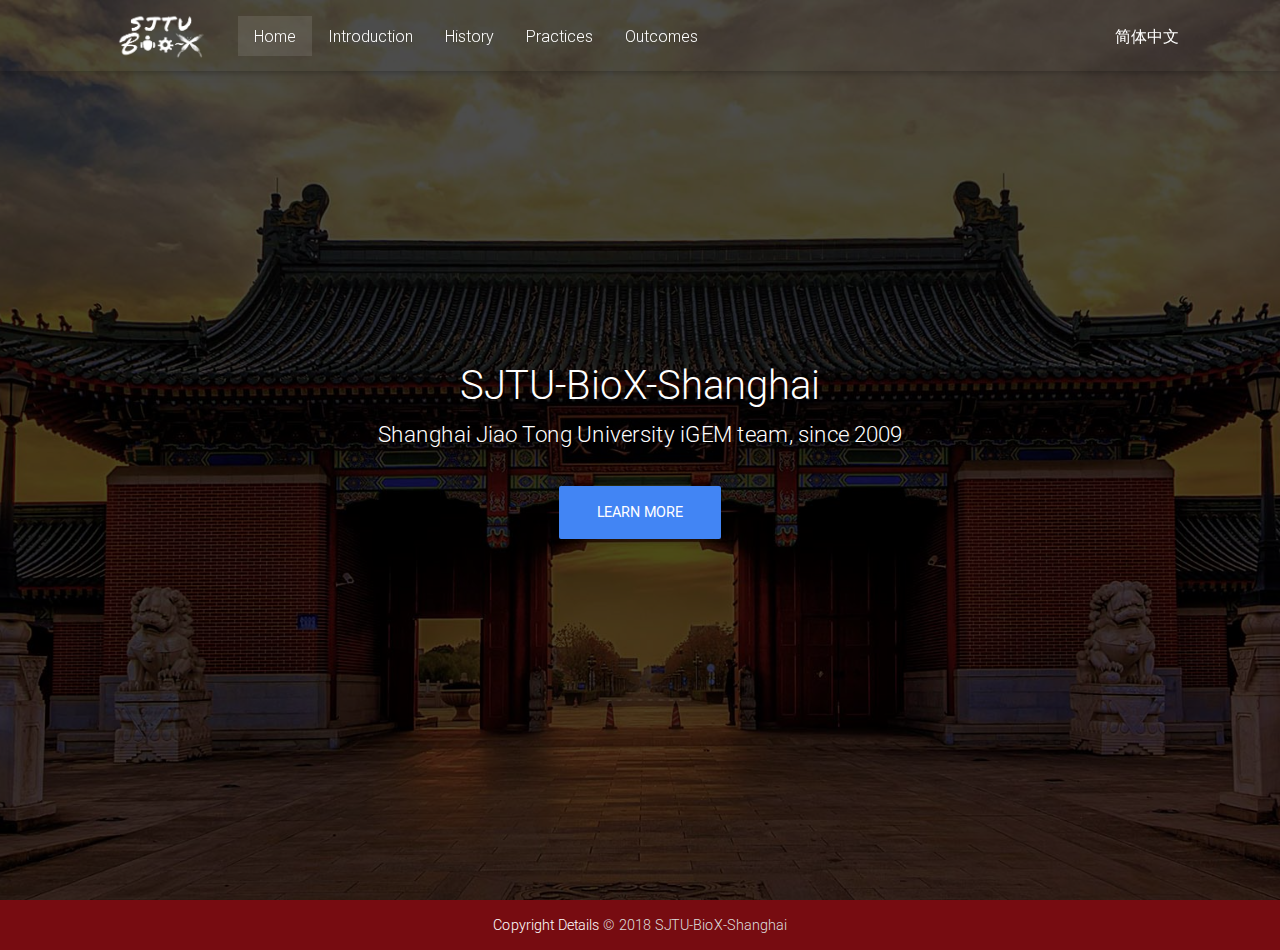
<file: index-en.html>
﻿<!DOCTYPE html>
<html lang="en">

<head>
    <meta charset="utf-8">
    <meta name="viewport" content="width=device-width, initial-scale=1, shrink-to-fit=no">
    <meta http-equiv="x-ua-compatible" content="ie=edge">
    <meta name="application-name" content="SJTU-BioX-Shanghai">
    <meta name="description" content="Homepage of SJTU-BioX-Shanghai, the iGEM team of Shanghai Jiao Tong University">
    <meta name="keywords" content="SJTU,Bio-X,synthetic biology,biology,iGEM,iGEM competition,Shanghai Jiao Tong University">
    <meta name="Author" Content="Wazon,Wazons@163.com">
    <title>Home - SJTU-BioX-Shanghai</title>
    <link rel="icon" href="./favicon.ico" type="image/x-icon">
    <link rel="shortcut icon" href="./favicon.ico" type=”image/x-icon”>
    <link href="./css/bootstrap.min.css" rel="stylesheet">
    <!-- Material Design Bootstrap -->
    <link href="./css/mdb.min.css" rel="stylesheet">
    <link href="./css/font-awesome.min.css" rel="stylesheet">
    <link href="./css/site.css" rel="stylesheet">
    <!--[if lt IE 10]>
        <center>您使用的是过时的浏览器，浏览本网页可能会有异常。</center>
        <center>You are using an outdated browser and this page may not display properly.</center>
    <![endif]-->
    <style>
        .full-bg.full-bg-1 {
            background-image: url("./img/jpg/sjtu_gate.jpg");
        }
    </style>
    <script src="./js/analysis.js"></script>
</head>

<body>

    <nav class="navbar navbar-expand-lg navbar-dark fixed-top">
        <div class="container">
            <a class="navbar-brand" href="#"><img src="./img/png/logo.png" height="55" /></a>
            <button class="navbar-toggler" type="button" data-toggle="collapse" data-target="#navbarNav1" aria-controls="navbarNav1" aria-expanded="false" aria-label="Toggle navigation"><span class="navbar-toggler-icon"></span></button>
            <div class="collapse navbar-collapse" id="navbarNav1">
                <ul class="navbar-nav mr-auto">
                    <li class="nav-item active"><a href="./index-en.html" class="nav-link">Home<span class="sr-only">(current)</span></a></li>
                    <li class="nav-item"><a href="./intro-en.html" class="nav-link">Introduction</a></li>
                    <li class="nav-item"><a href="./history-en.html" class="nav-link">History</a></li>
                    <li class="nav-item"><a href="./practices-en.html" class="nav-link">Practices</a></li>
                    <li class="nav-item"><a href="./outcomes-en.html" class="nav-link">Outcomes</a></li>
                </ul>
                <ul class="navbar-nav ml-auto">
                    <li class="nav-item dropdown"><a href="./index.html" class="nav-link">简体中文</a></li>
                </ul>
            </div>
        </div>
    </nav>

    <div class="view full-bg full-bg-1 hm-black-strong">
        <div class="full-bg-img flex-center white-font">
            <ul>
                <li> <i class="fa fa-lightbulb-o" aria-hidden="true" style="visibility:hidden"></i> </li>
                <li>
                    <h1 class="h1-responsive wow fadeInDown" data-wow-delay="0.2s">SJTU-BioX-Shanghai</h1>
                </li>
                <li style="margin-bottom: 2rem">
                    <h5 class="h5-my-responsive wow fadeInDown" data-wow-delay="0.3s">Shanghai Jiao Tong University iGEM team, since 2009</h5>
                </li>
                <li><a href="./intro-en.html" class="btn btn-primary btn-lg wow fadeIn" data-wow-delay="0.5s" rel="nofollow">LEARN MORE</a></li>
            </ul>
        </div>
    </div>

    <div class="old-browser-warning">
        <center>您使用的是过时的（不被支持的）浏览器，本网页可能无法正常展现。</center>
        <center>You are using an outdated (unsupported) browser and this page may not display properly.</center>
    </div>

    <footer class="page-footer center-on-small-only">
        <div class="footer-copyright">
            <div class="container-fluid">
                <p><a href="./copyright-en.html">Copyright Details</a> © 2018 SJTU-BioX-Shanghai</p>
            </div>
        </div>
    </footer>

    <script src="./js/jquery-3.1.1.min.js"></script>
    <script src="./js/popper.min.js"></script>
    <script src="./js/bootstrap.min.js"></script>
    <script src="./js/mdb.min.js"></script>
    <script src="./js/site.js"></script>
</body>

</html>
</file>
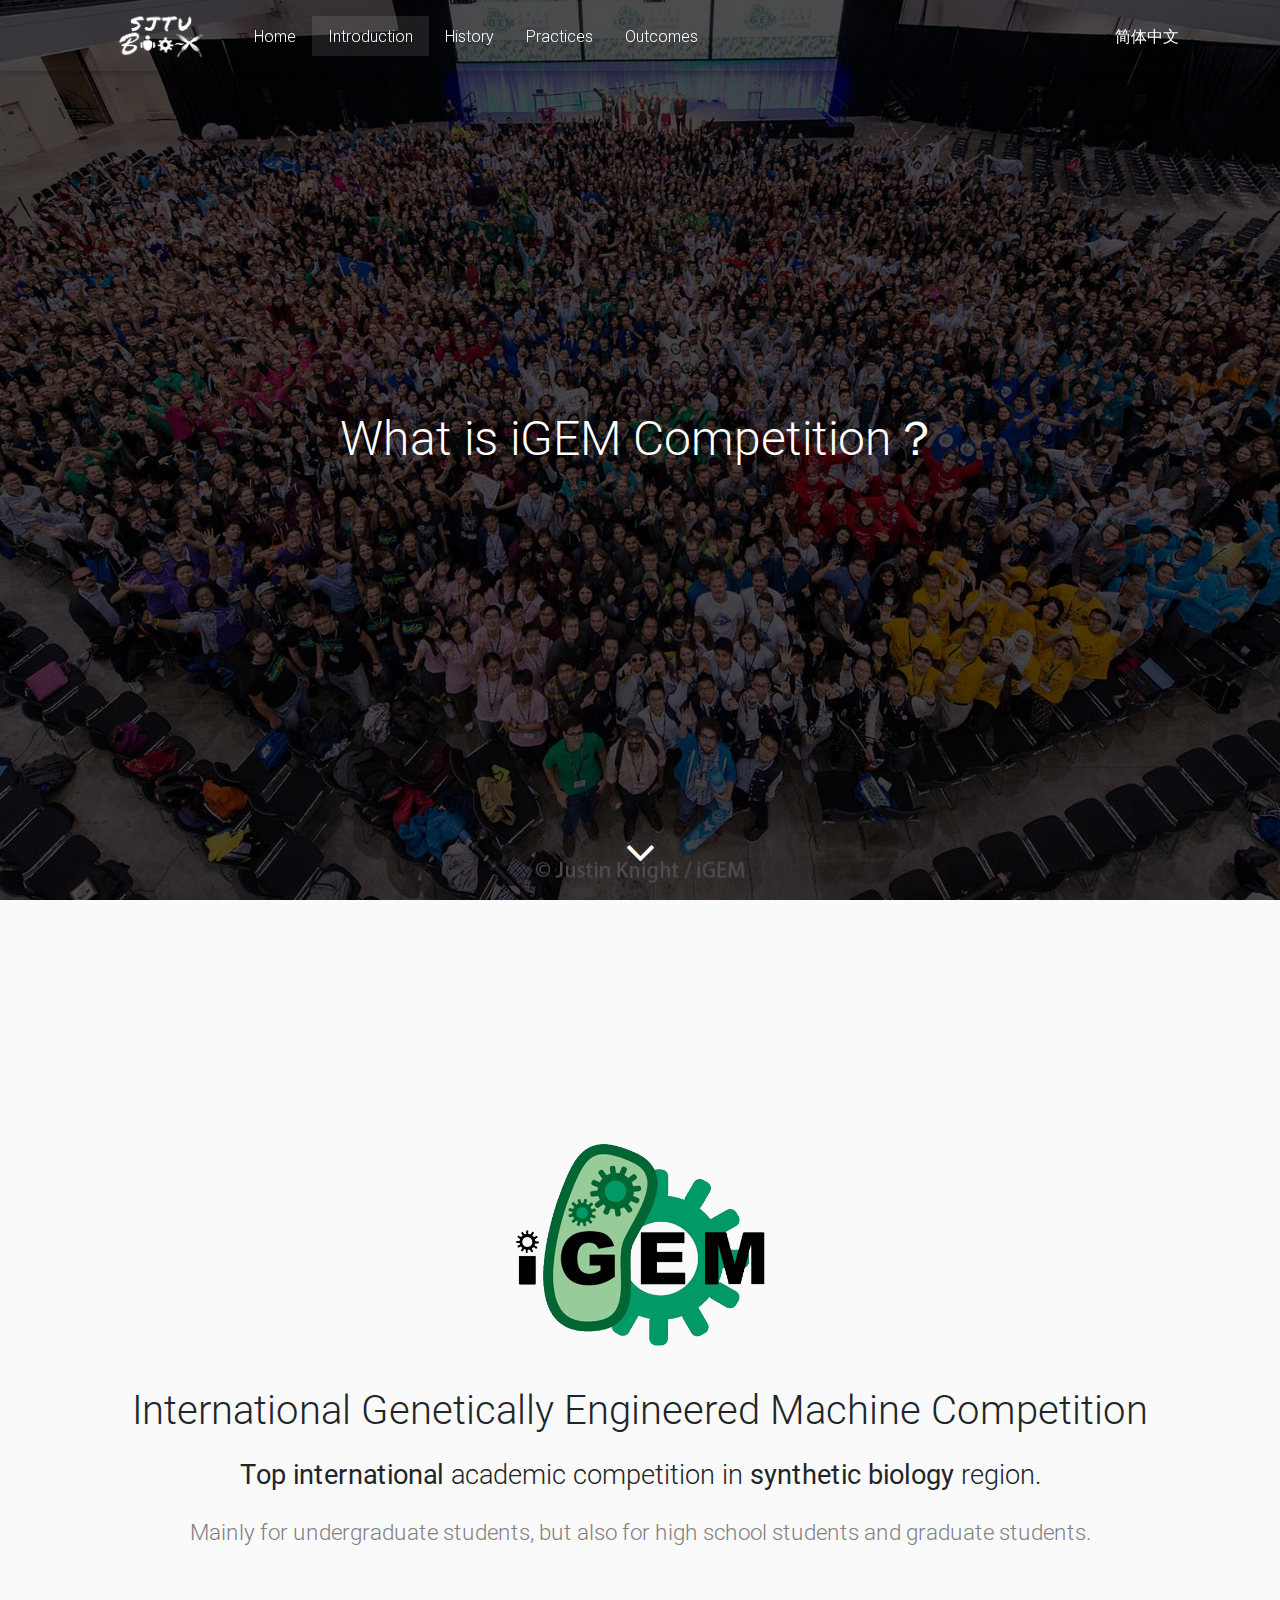
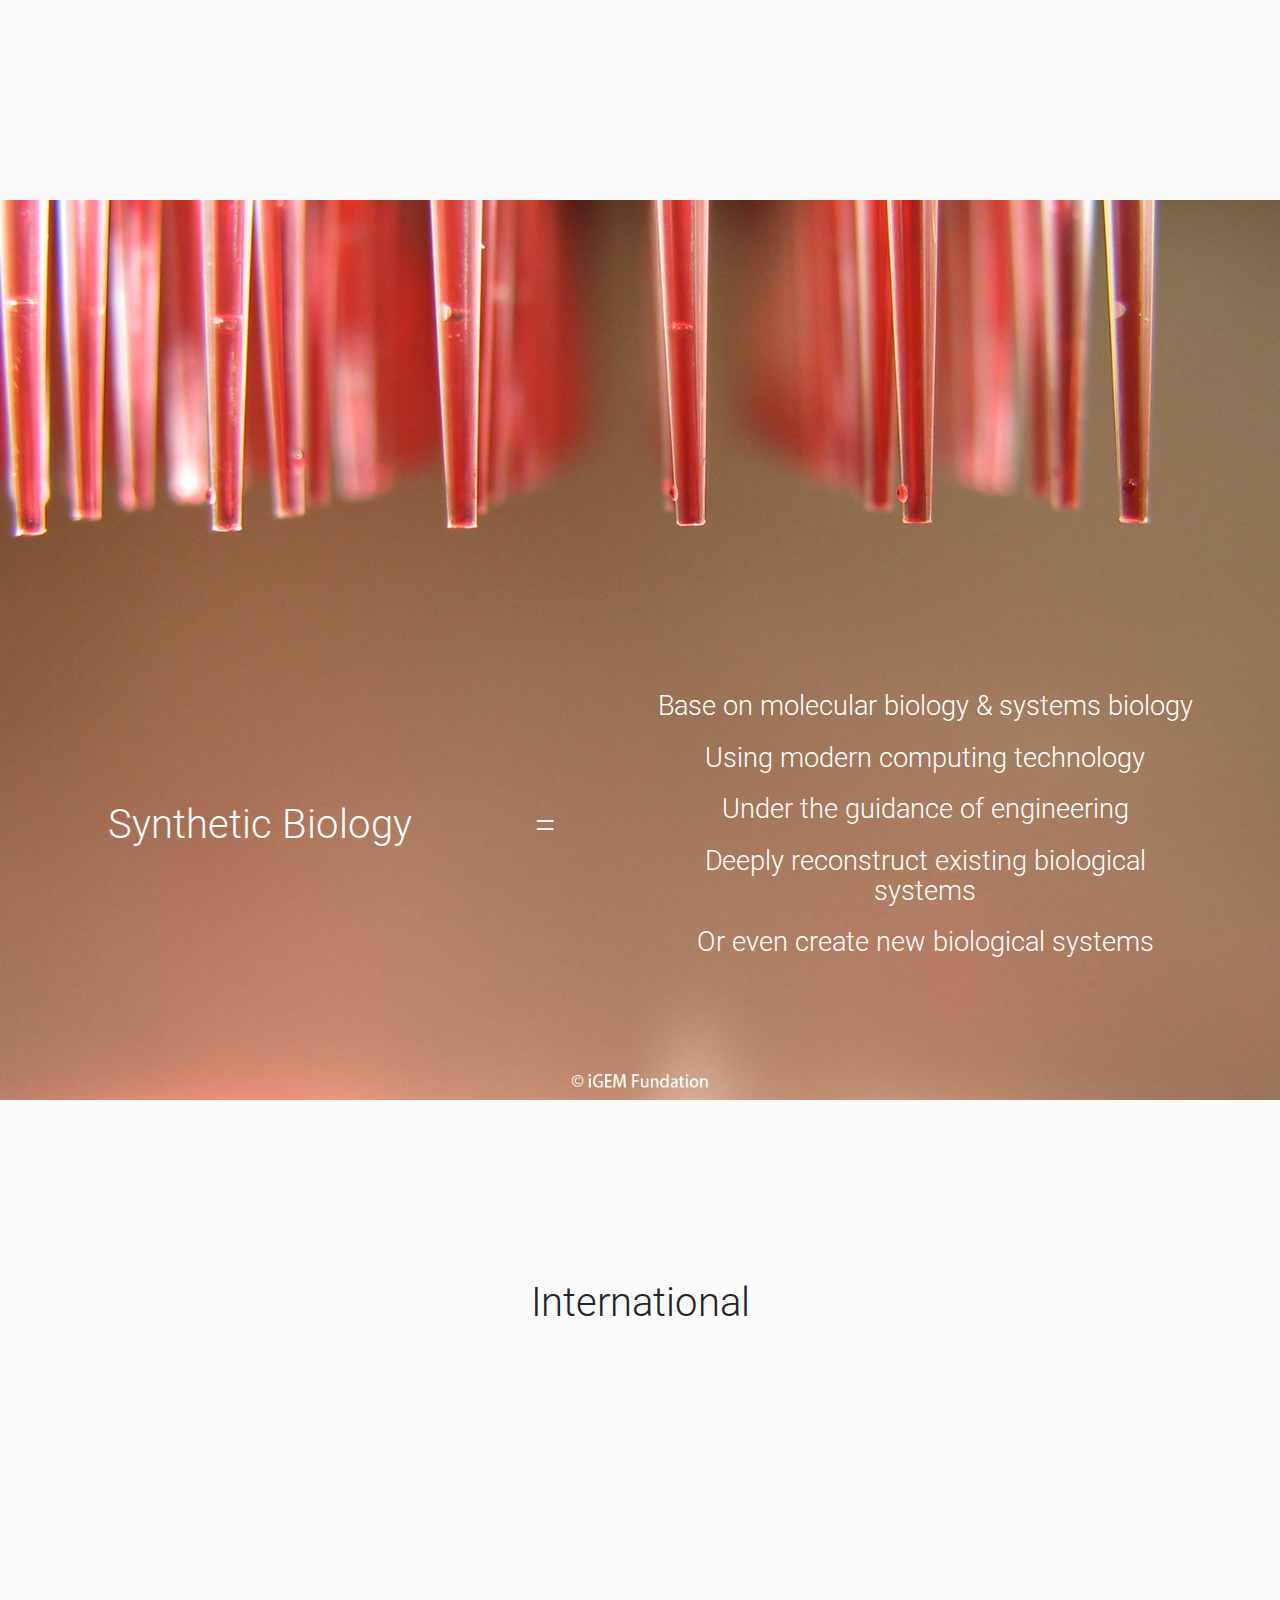
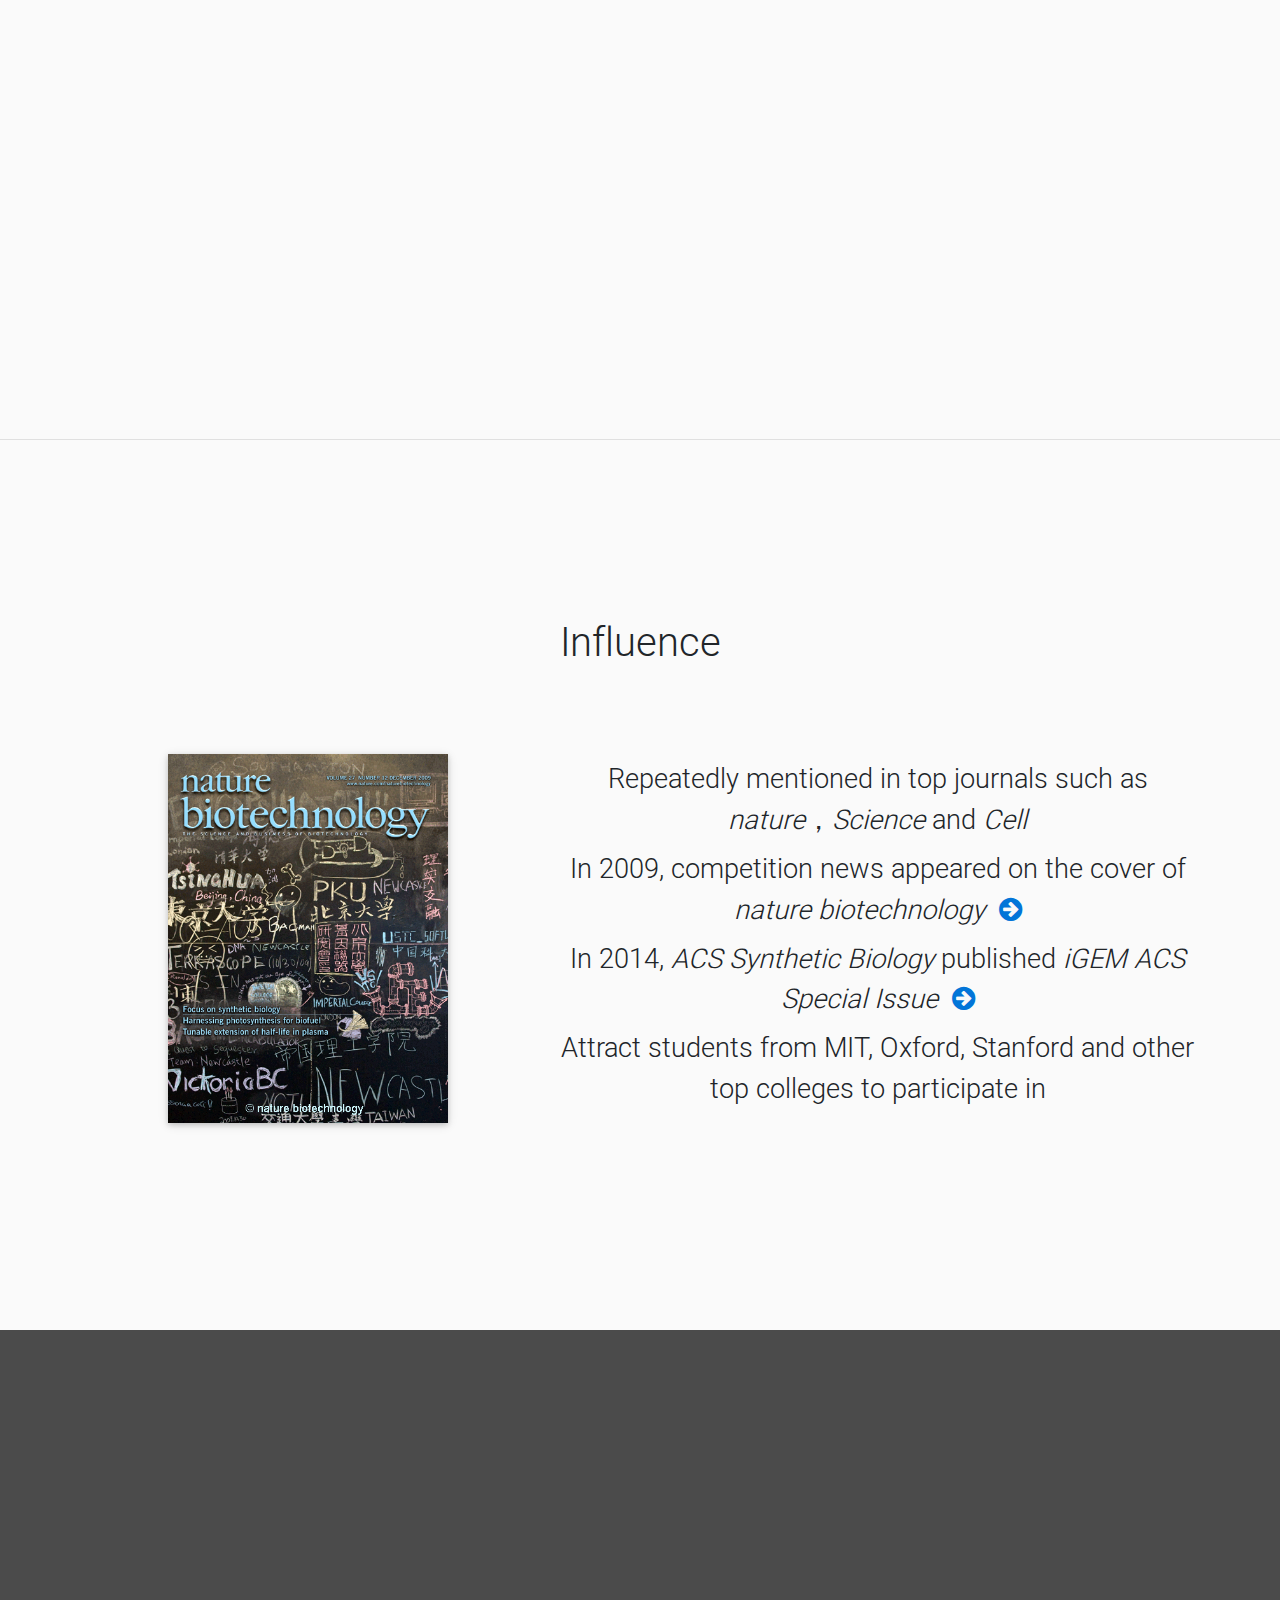
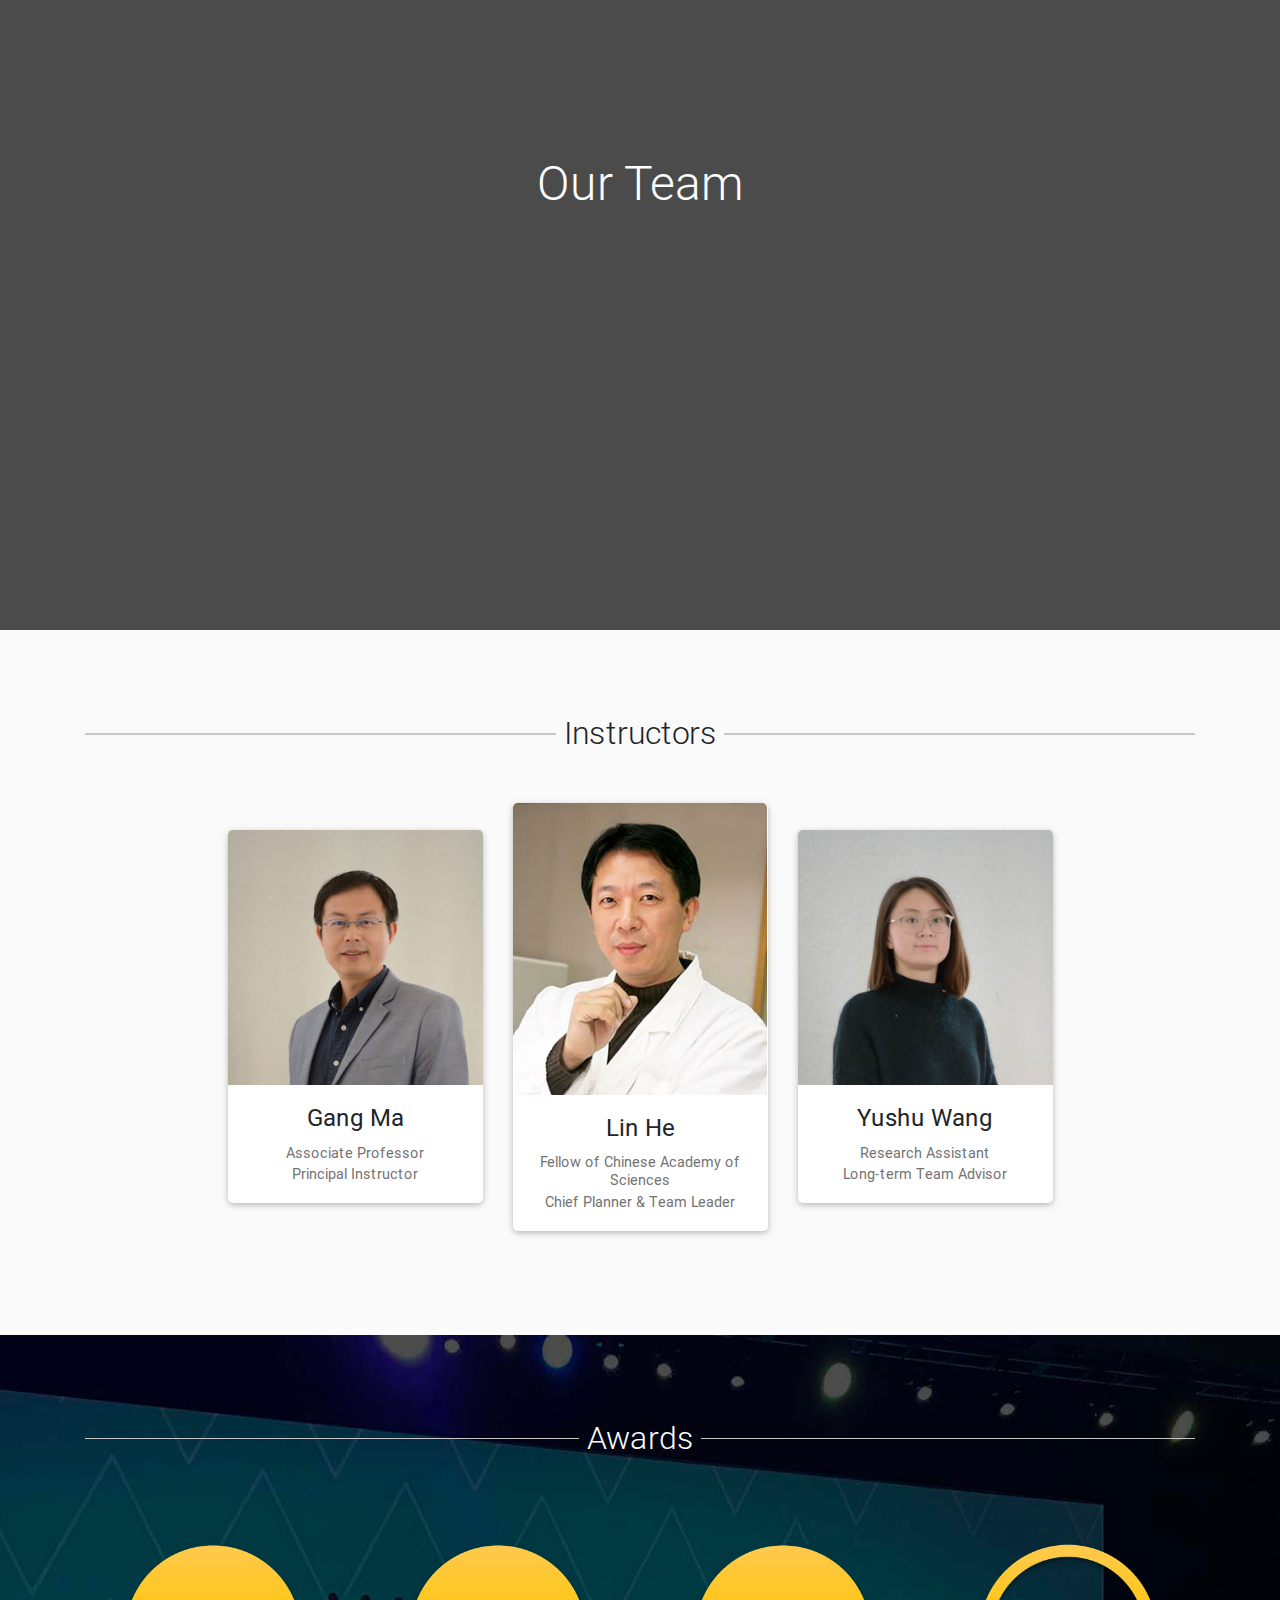
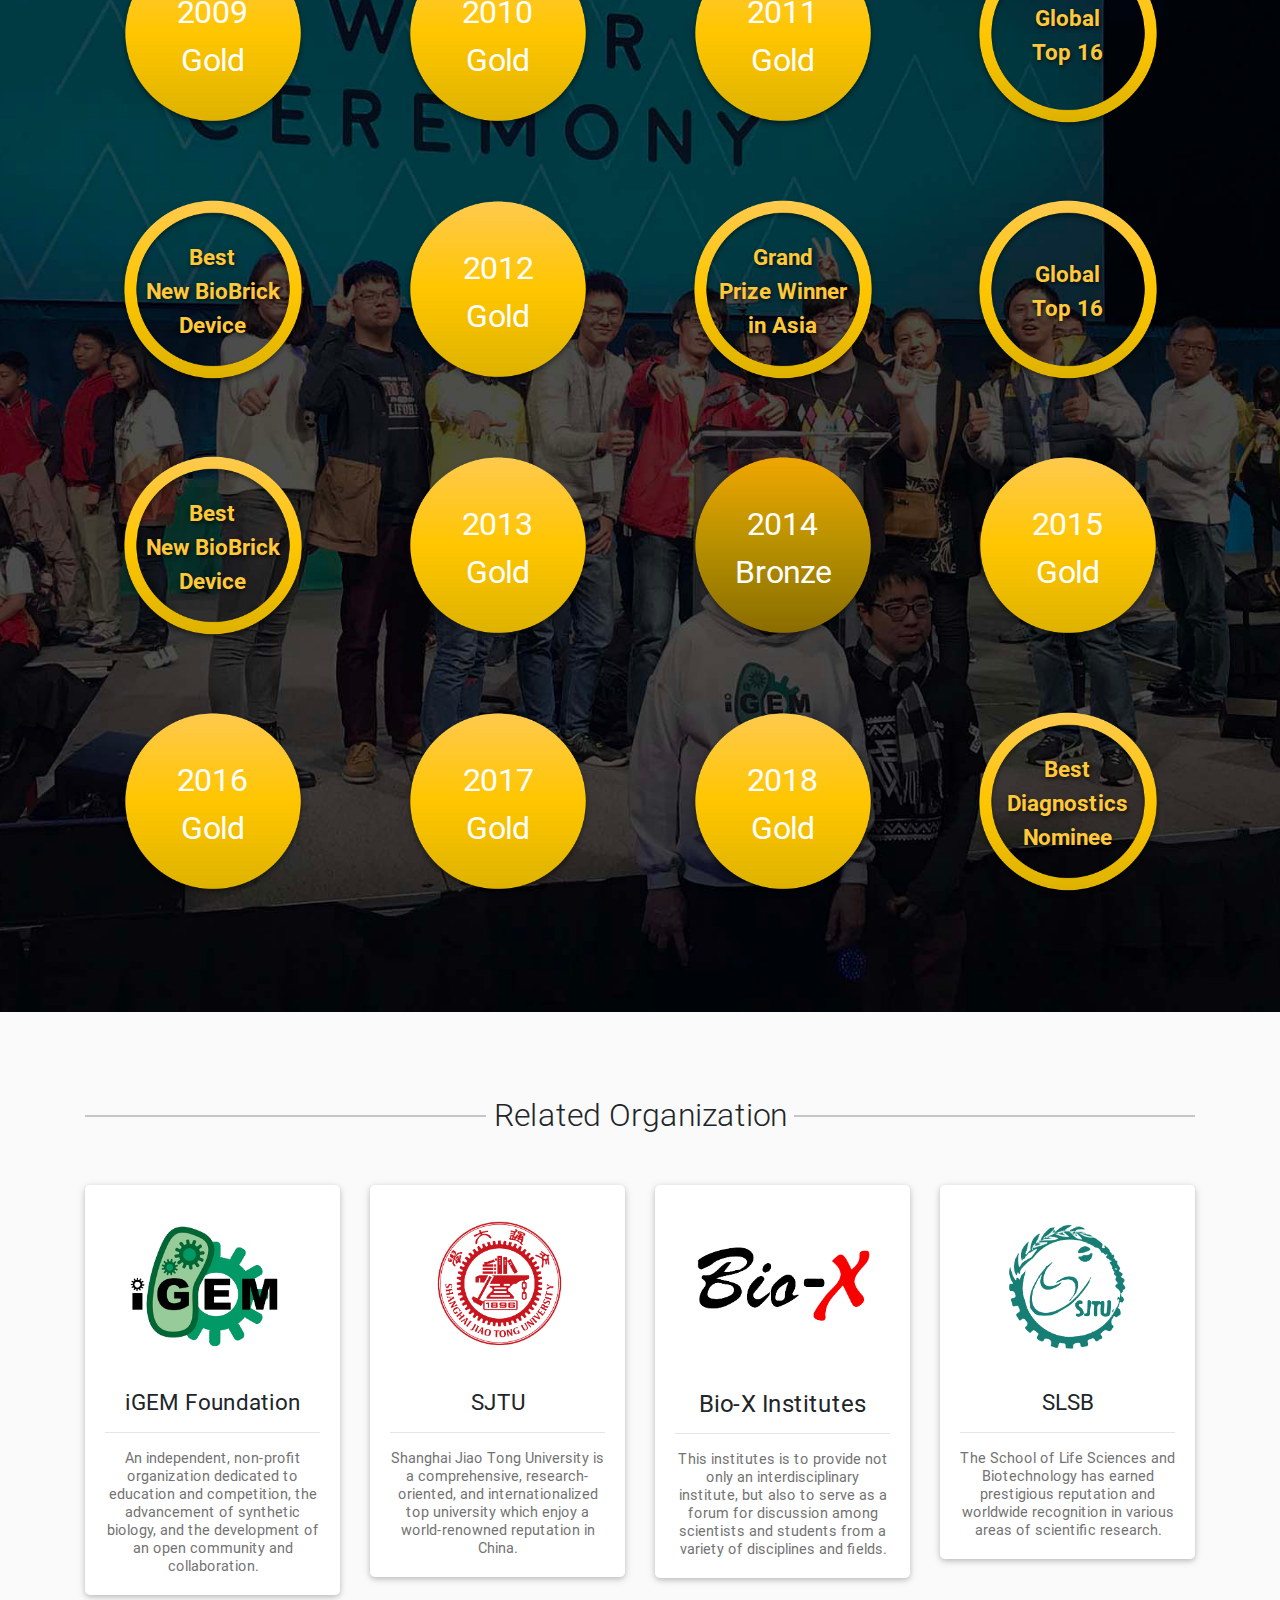
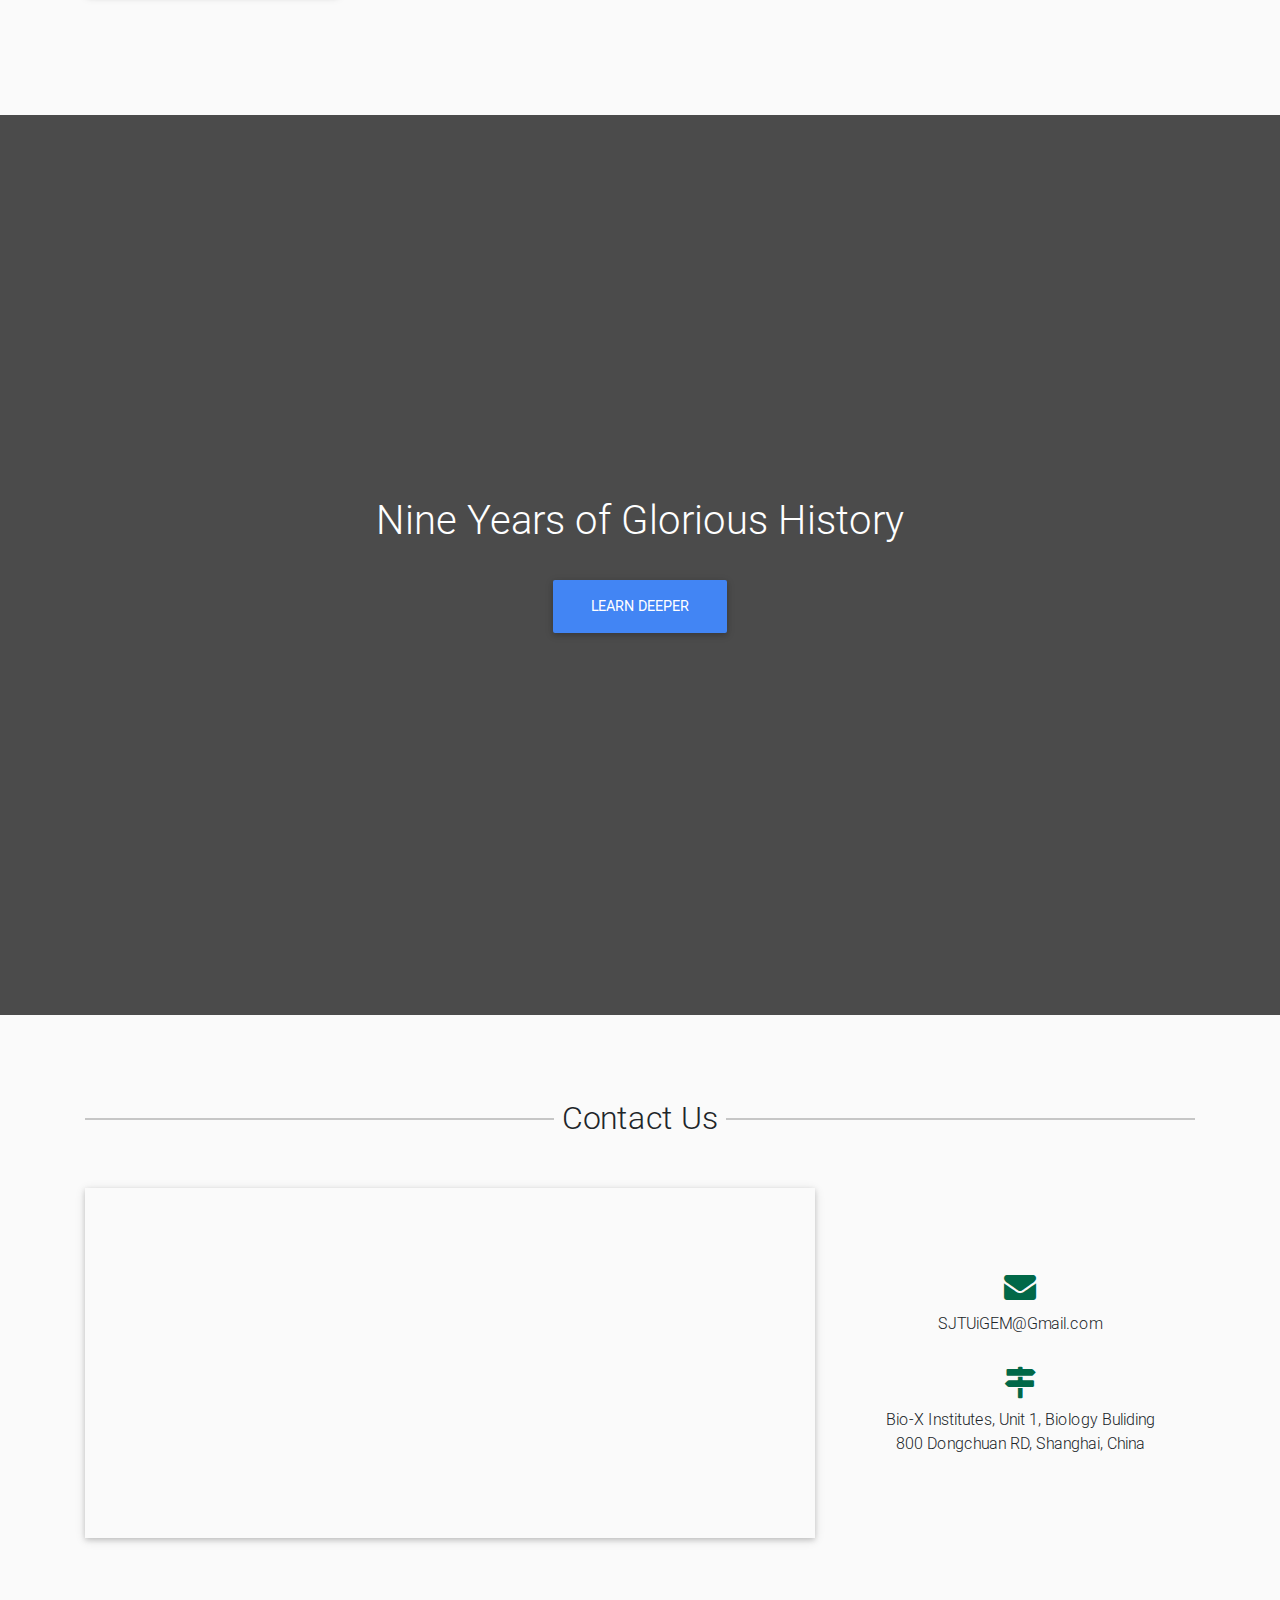
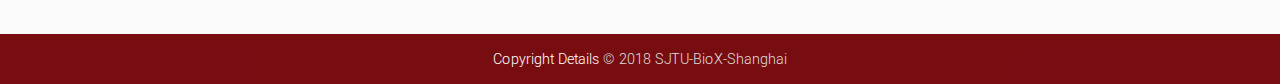
<file: intro-en.html>
﻿<!DOCTYPE html>
<html lang="en">

<head>
    <meta charset="utf-8">
    <meta name="viewport" content="width=device-width, initial-scale=1, shrink-to-fit=no">
    <meta http-equiv="x-ua-compatible" content="ie=edge">
    <meta name="application-name" content="SJTU-BioX-Shanghai">
    <meta name="description" content="Introduction of SJTU-BioX-Shanghai, the iGEM team of Shanghai Jiao Tong University">
    <meta name="keywords" content="SJTU,Bio-X,synthetic biology,biology,iGEM,iGEM competition,Shanghai Jiao Tong University">
    <meta name="Author" Content="Wazon,Wazons@163.com">
    <title>Introduction - SJTU-BioX-Shanghai</title>
    <link rel="icon" href="./favicon.ico" type="image/x-icon">
    <link rel="shortcut icon" href="./favicon.ico" type=”image/x-icon”>
    <link href="./css/font-awesome.min.css" rel="stylesheet">
    <link href="./css/bootstrap.min.css" rel="stylesheet">
    <!-- Material Design Bootstrap -->
    <link href="./css/mdb.min.css" rel="stylesheet">
    <link href="./css/site.css" rel="stylesheet">
    <!--[if lt IE 10]>
        <center>您使用的是过时的浏览器，浏览本网页可能会有异常。</center>
        <center>You are using an outdated browser and this page may not display properly.</center>
    <![endif]-->
    <style>
        .full-bg.full-fixed-bg {
            background-attachment: fixed;
        }
        
        .full-bg.full-bg-1 {
            background-image: url("./img/jpg/above2015.jpg");
        }
        
        .full-bg.full-bg-2 {
            background-image: url("./img/jpg/bg1.jpg");
        }
        
        .full-bg.full-bg-3 {
            background-image: url("./img/jpg/ourteam.jpg");
        }
        
        .fluid-bg.full-bg-4 {
            background-image: url("./img/jpg/award_ceremony-black.jpg");
        }
        
        .full-bg.full-bg-5 {
            background-image: url("./img/jpg/ten_years.jpg");
        }
        
        .flex-center.first-page-flex {
            justify-content: space-between;
            flex-direction: column;
        }
        
        .medal-gold {
            color: rgb(255, 200, 57);
            text-shadow: 1px 2px 4px rgba(0, 0, 0, 0.7);
            margin-bottom: 0;
            line-height: 1.5em;
            font-weight: 500;
        }
        
        .card2 img {
            margin-top: 1rem;
        }
        
        .card-body p {
            line-height: 1.25em;
            margin-top: 0.25em;
            margin-bottom: 0.25em;
        }
        
        #contact .fa {
            font-size: 2rem;
            margin-bottom: 0.5rem;
            margin-top: 1rem;
            color: #016848;
        }
        
        .special-col {
            padding-right: 0;
            padding-left: 0;
        }
        
        .medal-img {
            margin-bottom: 2rem;
            margin-top: 2rem;
        }
        
        .my-map {
            height: 350px;
        }
        
        .map-control {
            margin-bottom: 6rem;
        }
        
        @media only screen and (max-width: 768px) {
            .map-control {
                margin-bottom: 1.5rem;
            }
            .map-control2 {
                margin-bottom: 2rem;
            }
        }
        
        .h1-my-responsive,
        .h2-my-responsive,
        .h3-my-responsive,
        .h3-my2-responsive,
        .h4-my-responsive,
        .h5-my-responsive {
            text-align: center
        }
        
        @media only screen and (max-width: 768px) {
            .my-map {
                height: 300px;
            }
        }
    </style>
    <script src="./js/analysis.js"></script>
</head>

<body class="grey lighten-5">

    <nav class="navbar navbar-expand-lg navbar-dark fixed-top scrolling-navbar2">
        <div class="container">
            <a class="navbar-brand" href="#"><img src="./img/png/logo.png" height="55" /></a>
            <button class="navbar-toggler" type="button" data-toggle="collapse" data-target="#navbarNav1" aria-controls="navbarNav1" aria-expanded="false" aria-label="Toggle navigation"><span class="navbar-toggler-icon"></span></button>
            <div class="collapse navbar-collapse" id="navbarNav1">
                <ul class="navbar-nav mr-auto">
                    <li class="nav-item"><a href="./index-en.html" class="nav-link">Home</a></li>
                    <li class="nav-item active"><a href="./intro-en.html" class="nav-link">Introduction<span class="sr-only">(current)</span></a></li>
                    <li class="nav-item"><a href="./history-en.html" class="nav-link">History</a></li>
                    <li class="nav-item"><a href="./practices-en.html" class="nav-link">Practices</a></li>
                    <li class="nav-item"><a href="./outcomes-en.html" class="nav-link">Outcomes</a></li>
                </ul>
                <ul class="navbar-nav ml-auto">
                    <li class="nav-item dropdown"><a href="./intro.html" class="nav-link">简体中文</a></li>
                </ul>
            </div>
        </div>
    </nav>


    <section id="first-page">
        <div class="view full-bg full-fixed-bg full-bg-1 hm-black-strong">
            <div class="full-bg-img">
                <div class="flex-center first-page-flex white-font">
                    <div> &nbsp; </div>
                    <ul>
                        <li> &nbsp; </li>
                        <li>
                            <h1 class="h1-my-responsive" data-wow-delay="0.2s">What is iGEM Competition？</h1>
                        </li>
                    </ul>
                    <i class="fa fa-angle-down" aria-hidden="true" style="font-size:3rem;margin-bottom: 0.5rem;"></i>
                </div>
            </div>
        </div>
    </section>

    <!-- Main container-->
    <section id="what-is-igem">

        <div class="full-bg flex-center flex-column container">
            <img src="./img/png/igemf2.png" alt="iGEM Logo" class="img-fluid wow fadeIn h2-my-responsive" style="width:7em;">
            <h2 class="h2-my-responsive wow fadeIn" data-wow-delay="0.2s" style="margin-top:1rem;line-height:1.5em">International Genetically Engineered Machine Competition</h2>
            <h4 class="h4-my-responsive wow fadeIn" data-wow-delay="0.4s" style="margin-top:0.25em;margin-bottom:0.75em;line-height:1.5em"> <b>Top international</b> academic competition in <b>synthetic biology</b> region.</h4>
            <h5 class="h5-my-responsive wow fadeIn" data-wow-delay="0.6s" style="color:grey;line-height:1.5em">Mainly for undergraduate students, but also for high school students and graduate students.</h5>
            <h4 class="h4-my-responsive" style="margin-top:0.5em"></h4>
        </div>

        <div class="full-bg full-bg-2 d-flex flex-column justify-content-end">
            <div class="container" style="margin-bottom: 15vh;margin-top: 15rem;">
                <div class="row white-font">
                    <div class="col-sm-4 d-flex flex-column justify-content-center" style="margin-top:1em">
                        <h2 class="h2-my-responsive wow fadeIn wow-together" data-wow-delay="0.2s">Synthetic Biology</h2>
                    </div>
                    <div class="col-sm-2 d-flex flex-column justify-content-center" style="margin-top:1em">
                        <h2 class="h2-my-responsive wow fadeIn wow-together" data-wow-delay="0.6s">=</h2>
                    </div>
                    <div class="col-sm-6 d-flex flex-column justify-content-center" style="margin-top:1em">
                        <h4 class="h4-my-responsive wow fadeIn wow-together" data-wow-delay="1s">Base on molecular biology &amp; systems biology</h4>
                        <h4 class="h4-my-responsive wow fadeIn wow-together" data-wow-delay="1.1s" style="margin-top:0.5em">Using modern computing technology</h4>
                        <h4 class="h4-my-responsive wow fadeIn wow-together" data-wow-delay="1.2s" style="margin-top:0.5em">Under the guidance of engineering</h4>
                        <h4 class="h4-my-responsive wow fadeIn wow-together" data-wow-delay="1.3s" style="margin-top:0.5em">Deeply reconstruct existing biological systems</h4>
                        <h4 class="h4-my-responsive wow fadeIn wow-together" data-wow-delay="1.4s" style="margin-top:0.5em">Or even create new biological systems</h4>
                    </div>
                </div>
            </div>
        </div>

        <div class="">
            <div class="container" style="margin-top:20vmin;margin-bottom:20vmin">
                <div class="col-sm-12">
                    <h2 class="h2-my-responsive wow fadeIn" id="numact">International</h2>
                </div>
                <div class="row" style="margin-top:3vh">
                    <div class="col-sm-1">
                    </div>
                    <div class="col-sm-5 flex-center flex-column" id="numc4" style="margin-top:7vmin;visibility:hidden">
                        <p><span class="super-responsive" id="num4"></span></p>
                        <h4 class="h4-my-responsive">years history</h4>
                    </div>
                    <div class="col-sm-5 flex-center flex-column" id="numc3" style="margin-top:7vmin;visibility:hidden">
                        <p><span class="super-responsive" id="num3"></span></p>
                        <h4 class="h4-my-responsive">countries (regions)</h4>
                    </div>
                    <div class="col-sm-1">
                    </div>
                    <div class="col-sm-1">
                    </div>
                    <div class="col-sm-5 flex-center flex-column" id="numc2" style="margin-top:7vmin;visibility:hidden">
                        <p><span class="super-responsive" id="num2"></span></p>
                        <h4 class="h4-my-responsive">registered team</h4>
                    </div>
                    <div class="col-sm-5 flex-center flex-column" id="numc1" style="margin-top:7vmin;visibility:hidden">
                        <p><span class="super-responsive" id="num1"></span></p>
                        <h4 class="h4-my-responsive">participants</h4>
                    </div>
                    <div class="col-sm-1">
                    </div>
                </div>

                <div class="row align-items-center" style="margin-top:10vh;">
                    <div class="col-sm-12 flex-center flex-column" id="numattr" style="margin-top:1em;visibility:hidden">
                        <h5 class="h5-my-responsive" style="color:grey">( in 2018 )</h5>
                    </div>
                </div>
            </div>

            <hr>

            <div class="container" style="margin-top:20vmin;margin-bottom:20vmin">
                <h2 class="h2-my-responsive wow fadeIn">Influence</h2>
                <div class="row align-items-center" style="margin-top:7vh">
                    <div class="col-sm-5 flex-center flex-column">
                        <img src="./img/gif/largecover.gif" alt="nature biotechnology 封面图" class="img-fluid wow fadeIn h2-my-responsive z-depth-1" style="width:7em;">
                    </div>
                    <div class="col-sm-7 flex-center flex-column" style="margin-top:2rem; margin-bottom:2rem;">
                        <h4 class="h4-my-responsive wow fadeIn" data-wow-delay="0.2s" style="line-height:1.5em">
                            Repeatedly mentioned in top journals such as <i>nature</i>，<i>Science</i> and <i>Cell</i>
                        </h4>
                        <h4 class="h4-my-responsive wow fadeIn" data-wow-delay="0.4s" style="line-height:1.5em">
                            In 2009, competition news appeared on the cover of <i>nature biotechnology</i> &nbsp;<a target="_blank" href="http://www.nature.com/nbt/journal/v27/n12/covers/index.html"><i class="fa fa-arrow-circle-right" aria-hidden="true"></i></a>
                        </h4>
                        <h4 class="h4-my-responsive wow fadeIn" data-wow-delay="0.6s" style="line-height:1.5em">
                            In 2014, <i>ACS Synthetic Biology</i> published <i>iGEM ACS Special Issue</i> &nbsp;<a target="_blank" href="http://pubs.acs.org/toc/asbcd6/3/12"><i class="fa fa-arrow-circle-right" aria-hidden="true"></i></a>
                        </h4>
                        <h4 class="h4-my-responsive wow fadeIn" data-wow-delay="0.8s" style="line-height:1.5em">
                            Attract students from MIT, Oxford, Stanford and other top colleges to participate in
                        </h4>
                    </div>
                </div>
            </div>
        </div>

    </section>

    <section id="our-team">
        <div class="view full-bg full-fixed-bg full-bg-3 hm-black-strong">
            <div class="full-bg-img">
                <div class="flex-center  white-font">
                    <ul>
                        <li> &nbsp; </li>
                        <li>
                            <h1 class="h1-my-responsive wow fadeInDown" data-wow-delay="0.2s">Our Team</h1>
                        </li>
                    </ul>
                </div>
            </div>
        </div>
    </section>

    <section id="teacher">
        <div class="container">
            <div class="divider-new">
                <h2 class="h2-responsive wow fadeIn">Instructors</h2>
            </div>
            <div class="row small-row justify-content-center" style="margin-bottom:4rem">
                <div class="col-sm-4 col-lg-3 order-1 order-sm-2 align-self-center">
                    <div class="card wow fadeIn" data-wow-delay="0s">
                        <div class="view overlay hm-white-my-light">
                            <img src="./img/jpg/helin.jpg" class="img-fluid" alt="Photo of Lin He">
                            <a target="_blank" href="http://www.bio-x.cn/DetailResearchInfo.php?v=2&l=3&pid=3&num=3&id=106&iid=176">
                                <div class="mask waves-effect waves-light"></div>
                            </a>
                        </div>
                        <div class="card-body text-center">
                            <h4 class="card-title">Lin He</h4>
                            <p class="card-text">Fellow of Chinese Academy of Sciences</p>
                            <p class="card-text">Chief Planner &amp; Team Leader</p>
                        </div>
                    </div>
                    <p>&nbsp;</p>
                </div>
                <div class="col-sm-4 col-lg-3 order-2 order-sm-1 align-self-center">
                    <div class="card wow fadeIn" data-wow-delay="0.2s">
                        <div class="view overlay hm-white-my-light">
                            <img src="./img/jpg/magang.jpg" class="img-fluid" alt="Photo of Gang Ma">
                            <a target="_blank" href="http://www.bio-x.cn/DetailResearchInfo.php?v=2&l=3&pid=3&num=67&id=109&iid=131">
                                <div class="mask waves-effect waves-light"></div>
                            </a>
                        </div>
                        <div class="card-body text-center">
                            <h4 class="card-title">Gang Ma</h4>
                            <p class="card-text">Associate Professor</p>
                            <p class="card-text">Principal Instructor</p>
                        </div>
                    </div>
                    <p>&nbsp;</p>
                </div>
                <div class="col-sm-4 col-lg-3 order-3 order-sm-3 align-self-center">
                    <div class="card wow fadeIn" data-wow-delay="0.4s">
                        <div class="view overlay hm-white-my-light">
                            <img src="./img/jpg/wangyushu.jpg" class="img-fluid" alt="Photo of Yushu Wang">
                        </div>
                        <div class="card-body text-center">
                            <h4 class="card-title">Yushu Wang</h4>
                            <p class="card-text">Research Assistant</p>
                            <p class="card-text">Long-term Team Advisor</p>
                        </div>
                    </div>
                    <p>&nbsp;</p>
                </div>
            </div>
    </section>

    <section id="awards">
        <div class="view fluid-bg full-bg-4">
            <div class="container">
                <div class="divider-new">
                    <h2 class="h2-responsive wow fadeIn white-font">Awards</h2>
                </div>
                <div class="row small-row" style="margin-bottom:5rem;">
                    <div class="col-lg-3 col-sm-4 col-6 special-col">
                        <div class="view flex-center wow fadeIn" data-wow-delay="0.2s">
                            <img src="./img/png/gold.png" class="img-fluid h3-my2-responsive medal-img" style="width:6em">
                            <div class="mask2 flex-center flex-column">
                                <h3 class="h3-my2-responsive white-font">2009</h3>
                                <h3 class="h3-my2-responsive white-font">Gold</h3>
                            </div>
                        </div>
                    </div>
                    <div class="col-lg-3 col-sm-4 col-6 special-col">
                        <div class="view flex-center wow fadeIn" data-wow-delay="0.3s">
                            <img src="./img/png/gold.png" class="img-fluid h3-my2-responsive medal-img" style="width:6em">
                            <div class="mask2 flex-center flex-column">
                                <h3 class="h3-my2-responsive white-font">2010</h3>
                                <h3 class="h3-my2-responsive white-font">Gold</h3>
                            </div>
                        </div>
                    </div>
                    <div class="col-lg-3 col-sm-4 col-6 special-col">
                        <div class="view flex-center wow fadeIn" data-wow-delay="0.4s">
                            <img src="./img/png/gold.png" class="img-fluid h3-my2-responsive medal-img" style="width:6em">
                            <div class="mask2 flex-center flex-column">
                                <h3 class="h3-my2-responsive white-font">2011</h3>
                                <h3 class="h3-my2-responsive white-font">Gold</h3>
                            </div>
                        </div>
                    </div>
                    <div class="col-lg-3 col-sm-4 col-6 special-col">
                        <div class="view flex-center wow fadeIn" data-wow-delay="0.5s">
                            <img src="./img/png/special.png" class="img-fluid h3-my2-responsive medal-img" style="width:6em">
                            <div class="mask2 flex-center flex-column">
                                <h5 class="h5-my-responsive medal-gold"><b>Global</b></h5>
                                <h5 class="h5-my-responsive medal-gold"><b>Top 16</b></h5>
                            </div>
                        </div>
                    </div>
                    <div class="col-lg-3 col-sm-4 col-6 special-col">
                        <div class="view flex-center wow fadeIn" data-wow-delay="0.6s">
                            <img src="./img/png/special.png" class="img-fluid h3-my2-responsive medal-img" style="width:6em">
                            <div class="mask2 flex-center flex-column">
                                <h5 class="h5-my-responsive medal-gold"><b>Best</b></h5>
                                <h5 class="h5-my-responsive medal-gold"><b>New BioBrick</b></h5>
                                <h5 class="h5-my-responsive medal-gold"><b>Device</b></h5>
                            </div>
                        </div>
                    </div>
                    <div class="col-lg-3 col-sm-4 col-6 special-col">
                        <div class="view flex-center wow fadeIn" data-wow-delay="0.7s">
                            <img src="./img/png/gold.png" class="img-fluid h3-my2-responsive medal-img" style="width:6em">
                            <div class="mask2 flex-center flex-column">
                                <h3 class="h3-my2-responsive white-font">2012</h3>
                                <h3 class="h3-my2-responsive white-font">Gold</h3>
                            </div>
                        </div>
                    </div>
                    <div class="col-lg-3 col-sm-4 col-6 special-col">
                        <div class="view flex-center wow fadeIn" data-wow-delay="0.8s">
                            <img src="./img/png/special.png" class="img-fluid h3-my2-responsive medal-img" style="width:6em">
                            <div class="mask2 flex-center flex-column">
                                <h5 class="h5-my-responsive medal-gold"><b>Grand</b></h5>
                                <h5 class="h5-my-responsive medal-gold"><b>Prize Winner</b></h5>
                                <h5 class="h5-my-responsive medal-gold"><b>in Asia</b></h5>
                            </div>
                        </div>
                    </div>
                    <div class="col-lg-3 col-sm-4 col-6 special-col">
                        <div class="view flex-center wow fadeIn" data-wow-delay="0.9s">
                            <img src="./img/png/special.png" class="img-fluid h3-my2-responsive medal-img" style="width:6em">
                            <div class="mask2 flex-center flex-column">
                                <h5 class="h5-my-responsive medal-gold"><b>Global</b></h5>
                                <h5 class="h5-my-responsive medal-gold"><b>Top 16</b></h5>
                            </div>
                        </div>
                    </div>
                    <div class="col-lg-3 col-sm-4 col-6 special-col">
                        <div class="view flex-center wow fadeIn" data-wow-delay="1.0s">
                            <img src="./img/png/special.png" class="img-fluid h3-my2-responsive medal-img" style="width:6em">
                            <div class="mask2 flex-center flex-column">
                                <h5 class="h5-my-responsive medal-gold"><b>Best</b></h5>
                                <h5 class="h5-my-responsive medal-gold"><b>New BioBrick</b></h5>
                                <h5 class="h5-my-responsive medal-gold"><b>Device</b></h5>
                            </div>
                        </div>
                    </div>
                    <div class="col-lg-3 col-sm-4 col-6 special-col">
                        <div class="view flex-center wow fadeIn" data-wow-delay="1.1s">
                            <img src="./img/png/gold.png" class="img-fluid h3-my2-responsive medal-img" style="width:6em">
                            <div class="mask2 flex-center flex-column">
                                <h3 class="h3-my2-responsive white-font">2013</h3>
                                <h3 class="h3-my2-responsive white-font">Gold</h3>
                            </div>
                        </div>
                    </div>
                    <div class="col-lg-3 col-sm-4 col-6 special-col">
                        <div class="view flex-center wow fadeIn" data-wow-delay="1.2s">
                            <img src="./img/png/bronze.png" class="img-fluid h3-my2-responsive medal-img" style="width:6em">
                            <div class="mask2 flex-center flex-column">
                                <h3 class="h3-my2-responsive white-font">2014</h3>
                                <h3 class="h3-my2-responsive white-font">Bronze</h3>
                            </div>
                        </div>
                    </div>
                    <div class="col-lg-3 col-sm-4 col-6 special-col">
                        <div class="view flex-center wow fadeIn" data-wow-delay="1.3s">
                            <img src="./img/png/gold.png" class="img-fluid h3-my2-responsive medal-img" style="width:6em">
                            <div class="mask2 flex-center flex-column">
                                <h3 class="h3-my2-responsive white-font">2015</h3>
                                <h3 class="h3-my2-responsive white-font">Gold</h3>
                            </div>
                        </div>
                    </div>
                    <div class="col-lg-3 col-sm-4 col-6 special-col">
                        <div class="view flex-center wow fadeIn" data-wow-delay="1.4s">
                            <img src="./img/png/gold.png" class="img-fluid h3-my2-responsive medal-img" style="width:6em">
                            <div class="mask2 flex-center flex-column">
                                <h3 class="h3-my2-responsive white-font">2016</h3>
                                <h3 class="h3-my2-responsive white-font">Gold</h3>
                            </div>
                        </div>
                    </div>
                    <div class="col-lg-3 col-sm-4 col-6 special-col">
                        <div class="view flex-center wow fadeIn" data-wow-delay="1.4s">
                            <img src="./img/png/gold.png" class="img-fluid h3-my2-responsive medal-img" style="width:6em">
                            <div class="mask2 flex-center flex-column">
                                <h3 class="h3-my2-responsive white-font">2017</h3>
                                <h3 class="h3-my2-responsive white-font">Gold</h3>
                            </div>
                        </div>
                    </div>
                    <div class="col-lg-3 col-sm-4 col-6 special-col">
                        <div class="view flex-center wow fadeIn" data-wow-delay="1.5s">
                            <img src="./img/png/gold.png" class="img-fluid h3-my2-responsive medal-img" style="width:6em">
                            <div class="mask2 flex-center flex-column">
                                <h3 class="h3-my2-responsive white-font">2018</h3>
                                <h3 class="h3-my2-responsive white-font">Gold</h3>
                            </div>
                        </div>
                    </div>
                    <div class="col-lg-3 col-sm-4 col-6 special-col">
                        <div class="view flex-center wow fadeIn" data-wow-delay="1.5s">
                            <img src="./img/png/special.png" class="img-fluid h3-my2-responsive medal-img" style="width:6em">
                            <div class="mask2 flex-center flex-column">
                                <h5 class="h5-my-responsive medal-gold"><b>Best</b></h5>
                                <h5 class="h5-my-responsive medal-gold"><b>Diagnostics</b></h5>
                                <h5 class="h5-my-responsive medal-gold"><b>Nominee</b></h5>
                            </div>
                        </div>
                    </div>
                </div>
            </div>
        </div>
    </section>

    <section id="related-org">
        <div class="container">
            <div class="divider-new">
                <h2 class="h2-responsive wow fadeIn">Related Organization</h2>
            </div>
            <div class="row small-row" style="margin-bottom:5rem;">
                <div class="col-lg-3 col-sm-6">
                    <div class="card card2 wow fadeIn">
                        <div class="view overlay hm-white-my">
                            <img src="./img/png/igemf.png" class="img-fluid" alt="iGEM Logo">
                            <a target="_blank" href="http://igem.org/">
                                <div class="mask waves-effect waves-light"></div>
                            </a>
                        </div>
                        <div class="card-body text-center">
                            <h4 class="card-title h4-responsive">iGEM Foundation</h4>
                            <hr>
                            <p class="card-text">An independent, non-profit organization dedicated to education and competition, the advancement of synthetic biology, and the development of an open community and collaboration.</p>
                        </div>
                    </div>
                    <p>&nbsp;</p>
                </div>
                <div class="col-lg-3 col-sm-6">
                    <div class="card card2 wow fadeIn" data-wow-delay="0.2s">
                        <div class="view overlay hm-white-my">
                            <img src="./img/png/sjtu.png" class="img-fluid" alt="Shanghai Jiao Tong University Logo">
                            <a target="_blank" href="http://en.sjtu.edu.cn/">
                                <div class="mask waves-effect waves-light"></div>
                            </a>
                        </div>
                        <div class="card-body text-center">
                            <h4 class="card-title h4-responsive">SJTU</h4>
                            <hr>
                            <p class="card-text">Shanghai Jiao Tong University is a comprehensive, research-oriented, and internationalized top university which enjoy a world-renowned reputation in China.
                            </p>
                        </div>
                    </div>
                    <p>&nbsp;</p>
                </div>
                <div class="col-lg-3 col-sm-6">
                    <div class="card card2 wow fadeIn" data-wow-delay="0.4s">
                        <div class="view overlay hm-white-my">
                            <img src="./img/png/biox.png" class="img-fluid" alt="Bio-X Institutes Logo">
                            <a target="_blank" href="http://www.bio-x.cn/en/">
                                <div class="mask waves-effect waves-light"></div>
                            </a>
                        </div>
                        <div class="card-body text-center">
                            <h4 class="card-title">Bio-X Institutes</h4>
                            <hr>
                            <p class="card-text h4-responsive">This institutes is to provide not only an interdisciplinary institute, but also to serve as a forum for discussion among scientists and students from a variety of disciplines and fields.</p>
                        </div>
                    </div>
                    <p>&nbsp;</p>
                </div>
                <div class="col-lg-3 col-sm-6">
                    <div class="card card2 wow fadeIn" data-wow-delay="0.6s">
                        <div class="view overlay hm-white-my">
                            <img src="./img/png/slsb.png" class="img-fluid" alt="The School of Life Sciences and Biotechnology Logo">
                            <a target="_blank" href="http://life.sjtu.edu.cn/english/">
                                <div class="mask waves-effect waves-light"></div>
                            </a>
                        </div>
                        <div class="card-body text-center">
                            <h4 class="card-title h4-responsive">SLSB</h4>
                            <hr>
                            <p class="card-text">The School of Life Sciences and Biotechnology has earned prestigious reputation and worldwide recognition in various areas of scientific research.
                        </div>
                    </div>
                    <p>&nbsp;</p>
                </div>

            </div>
        </div>
    </section>

    <div class="view full-bg full-fixed-bg full-bg-5 hm-black-strong">
        <div class="full-bg-img flex-center white-font">
            <ul>
                <li> &nbsp; </li>
                <li style="margin-bottom:2rem">
                    <h1 class="h1-responsive wow fadeInDown" data-wow-delay="0.2s">Nine Years of Glorious History</h1>
                </li>

                <li><a href="./history-en.html" class="btn btn-primary btn-lg wow fadeIn" data-wow-delay="0.5s" rel="nofollow">Learn Deeper</a></li>
            </ul>
        </div>
    </div>

    <section id="contact">
        <div class="container">
            <div class="divider-new">
                <h2 class="h2-responsive wow fadeIn">Contact Us</h2>
            </div>
            <div class="row align-items-center map-control">
                <div class="col-md-8 order-2 order-sm-1">
                    <div id="wrap" class="my-map">
                        <div id="mapContainer" class="z-depth-1 wow fadeIn my-map"></div>
                    </div>
                </div>
                <div class="col-md-4 order-1 order-md-2 map-control2">
                    <ul class="text-center list-unstyled">
                        <li class="wow fadeIn" data-wow-delay="0.1s">
                            <i class="fa fa-envelope"></i>
                            <p>SJTUiGEM@Gmail.com</p>
                        </li>
                        <li class="wow fadeIn" data-wow-delay="0.3s">
                            <i class="fa fa-map-signs"></i>
                            <p style="margin-bottom:0">Bio-X Institutes, Unit 1, Biology Buliding</p>
                            <p>800 Dongchuan RD, Shanghai, China</p>
                        </li>
                    </ul>
                </div>
            </div>
        </div>
    </section>

    <div class="old-browser-warning">
        <center>您使用的是过时的（不被支持的）浏览器，本网页可能无法正常展现。</center>
        <center>You are using an outdated (unsupported) browser and this page may not display properly.</center>
    </div>

    <footer class="page-footer center-on-small-only" style="padding-top:0">
        <div class="footer-copyright">
            <div class="container-fluid">
                <p><a href="./copyright-en.html">Copyright Details</a> © 2018 SJTU-BioX-Shanghai</p>
            </div>
        </div>
    </footer>
    <script src="./js/jquery-3.1.1.min.js"></script>
    <script src="./js/popper.min.js"></script>
    <script src="./js/bootstrap.min.js"></script>
    <script src="./js/mdb.min.js"></script>
    <script src="./js/countUp.js"></script>
    <script src="./js/site.js"></script>
    <script>
        WOW.prototype._appear = function(box, i) {

            var animationState = box.style.animationPlayState || box.style.webkitAnimationPlayState;

            if (box.className.indexOf(this._animateClass) === -1) {

                delete this._boxes[i];

                this._onStartAnimation(box, i);
                this._onStopAnimation(box, i);

                this._animate(box, i, this._getAnimationConfig(box));
                if (box.id == "numact") {
                    cbc();
                }
            }
        };


        var num_option = {
            suffix: "+",
            useGrouping: false
        };

        var numAnim1 = new CountUp("num1", 0, 5600, 0, 0.7, num_option);
        var numAnim2 = new CountUp("num2", 0, 300, 0, 0.7, num_option);
        var numAnim3 = new CountUp("num3", 0, 40, 0, 0.7, num_option);
        var numAnim4 = new CountUp("num4", 0, 15, 0, 0.7, num_option);

        var cbc = function() {
            setTimeout(function() {
                $("#numc4").css("visibility", "visible");
                $("#numc4").addClass("animated fadeIn");
            }, 500);
            setTimeout("numAnim4.start()", 600);
            setTimeout(function() {
                $("#numc3").css("visibility", "visible");
                $("#numc3").addClass("animated fadeIn");
            }, 1500);
            setTimeout("numAnim3.start()", 1600);
            setTimeout(function() {
                $("#numc2").css("visibility", "visible");
                $("#numc2").addClass("animated fadeIn");
            }, 2500);
            setTimeout("numAnim2.start()", 2600);
            setTimeout(function() {
                $("#numc1").css("visibility", "visible");
                $("#numc1").addClass("animated fadeIn");
            }, 3500);
            setTimeout("numAnim1.start()", 3600);
            setTimeout(function() {
                $("#numattr").css("visibility", "visible");
                $("#numattr").addClass("animated fadeIn");
            }, 4700);
        }


        if (bsSys.new_enought) {
            new WOW().init();
        } else {
            cbc();
        }

        if (bsSys.ie) {
            document.write("<style>.full-bg { height: 100vh; }</style>")
        }
    </script>
    <script src="https://ditu.google.cn/maps/api/js?key=AIzaSyAMg8Q2x427ikOqRaUYWlo62E9pfLJmUw8&callback=initMap" defer></script>
    <script>
        function initMap() {
            var biox = {
                lat: 31.029389,
                lng: 121.443704
            };
            var map = new google.maps.Map(document.getElementById('mapContainer'), {
                zoom: 16,
                center: biox
            });
            var marker = new google.maps.Marker({
                position: biox,
                map: map
            });
        }
    </script>

</body>

</html>
</file>
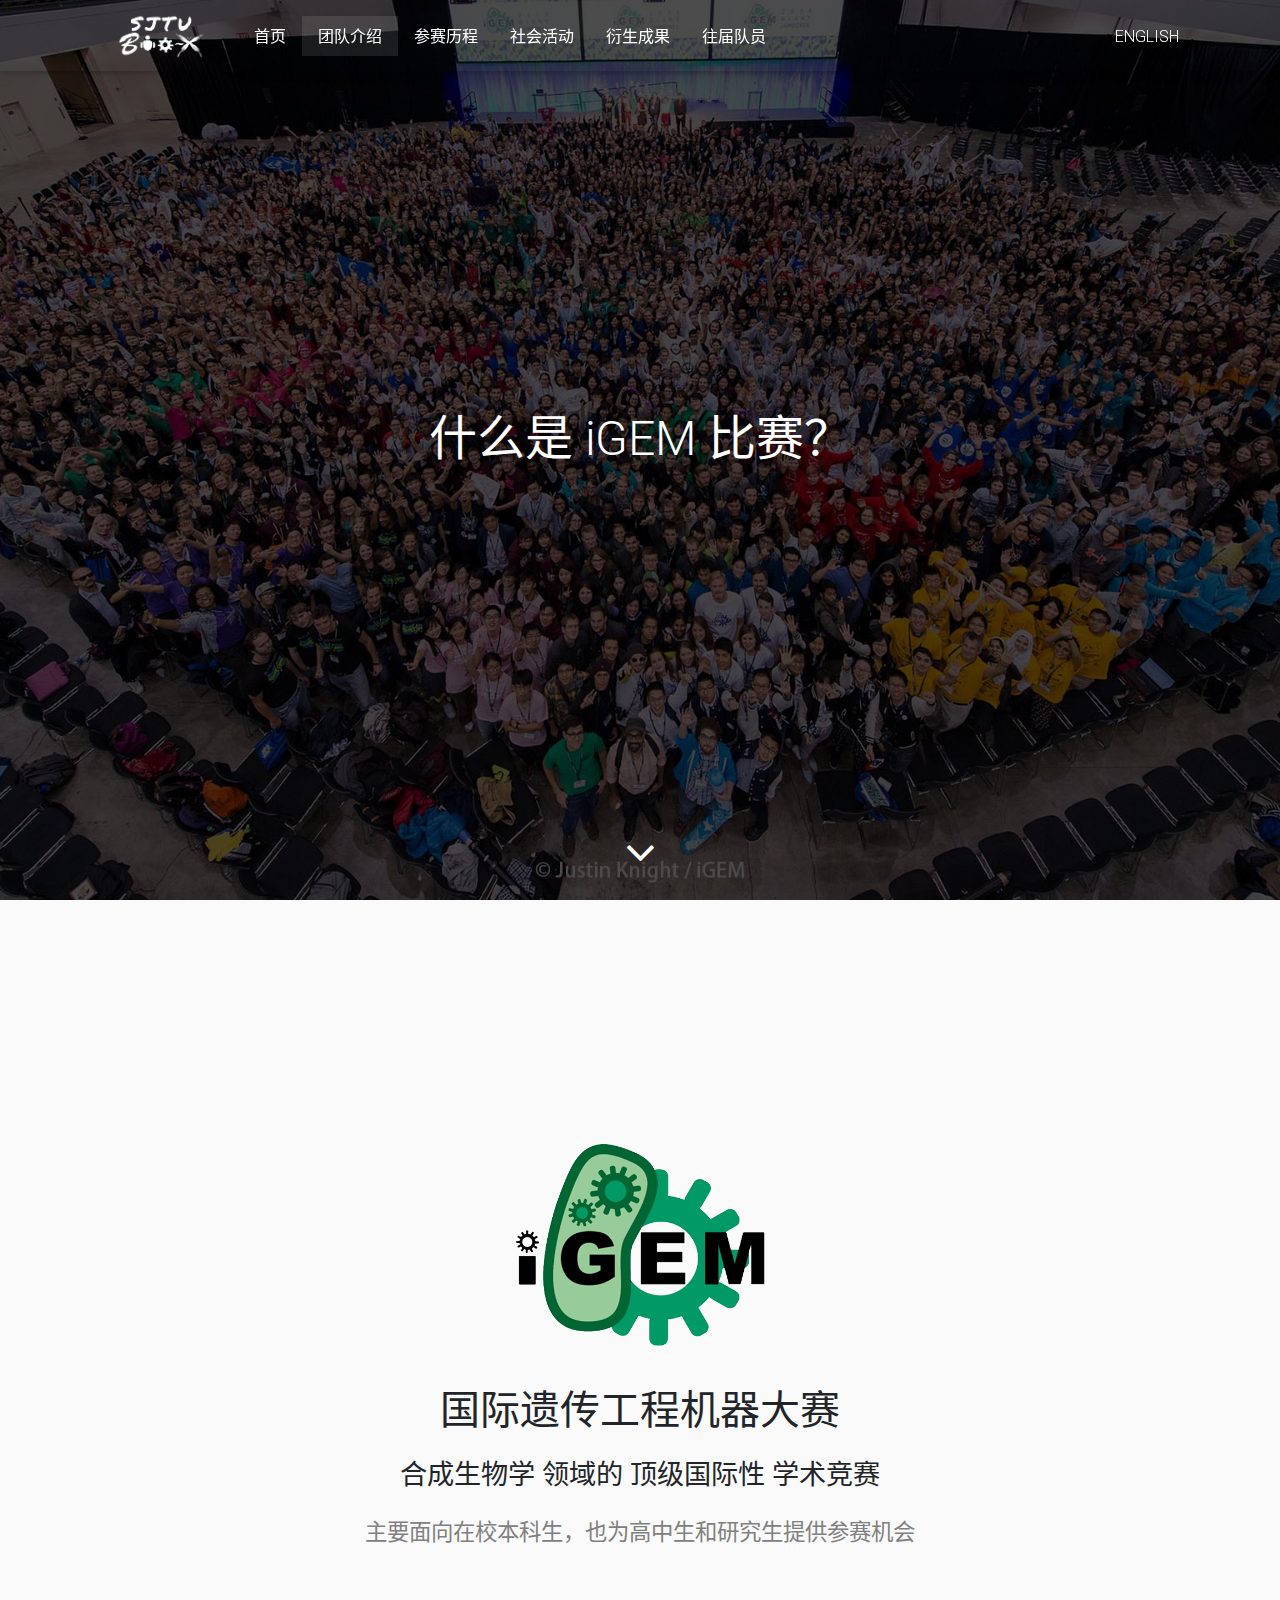
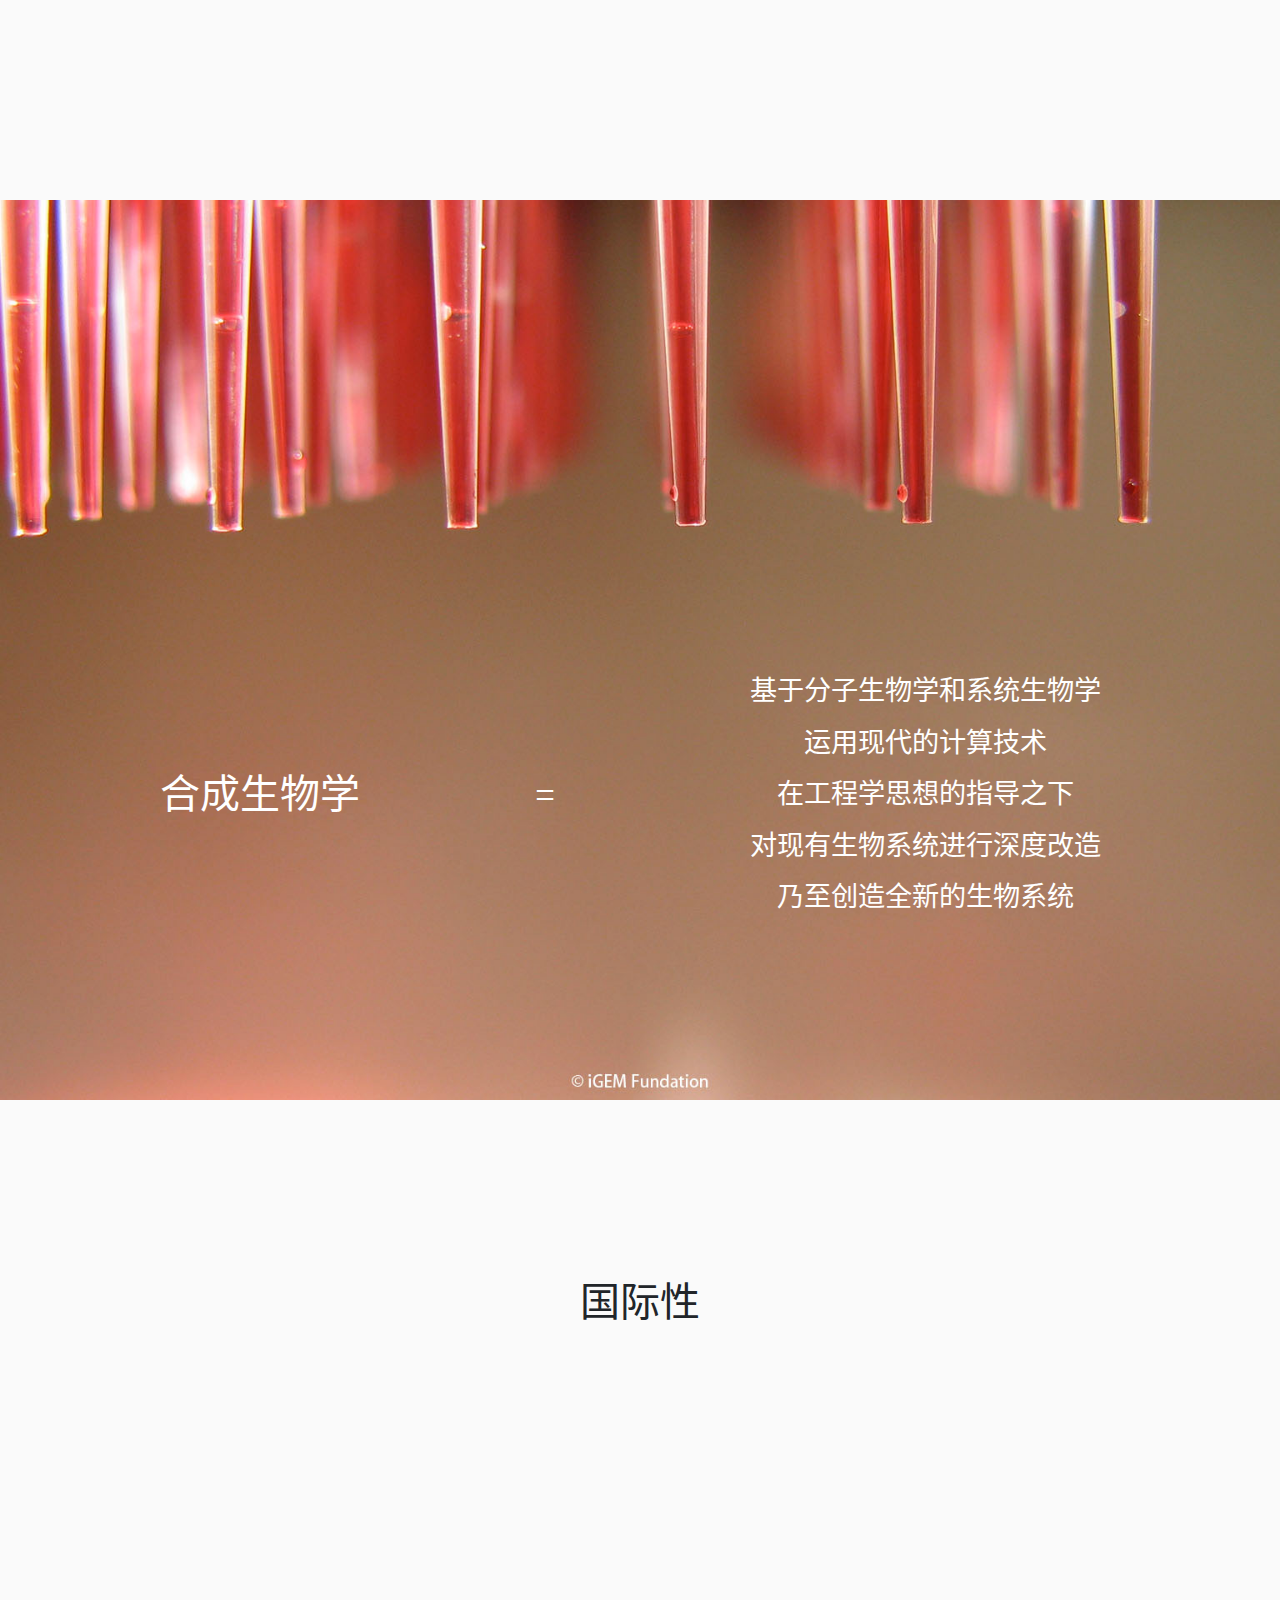
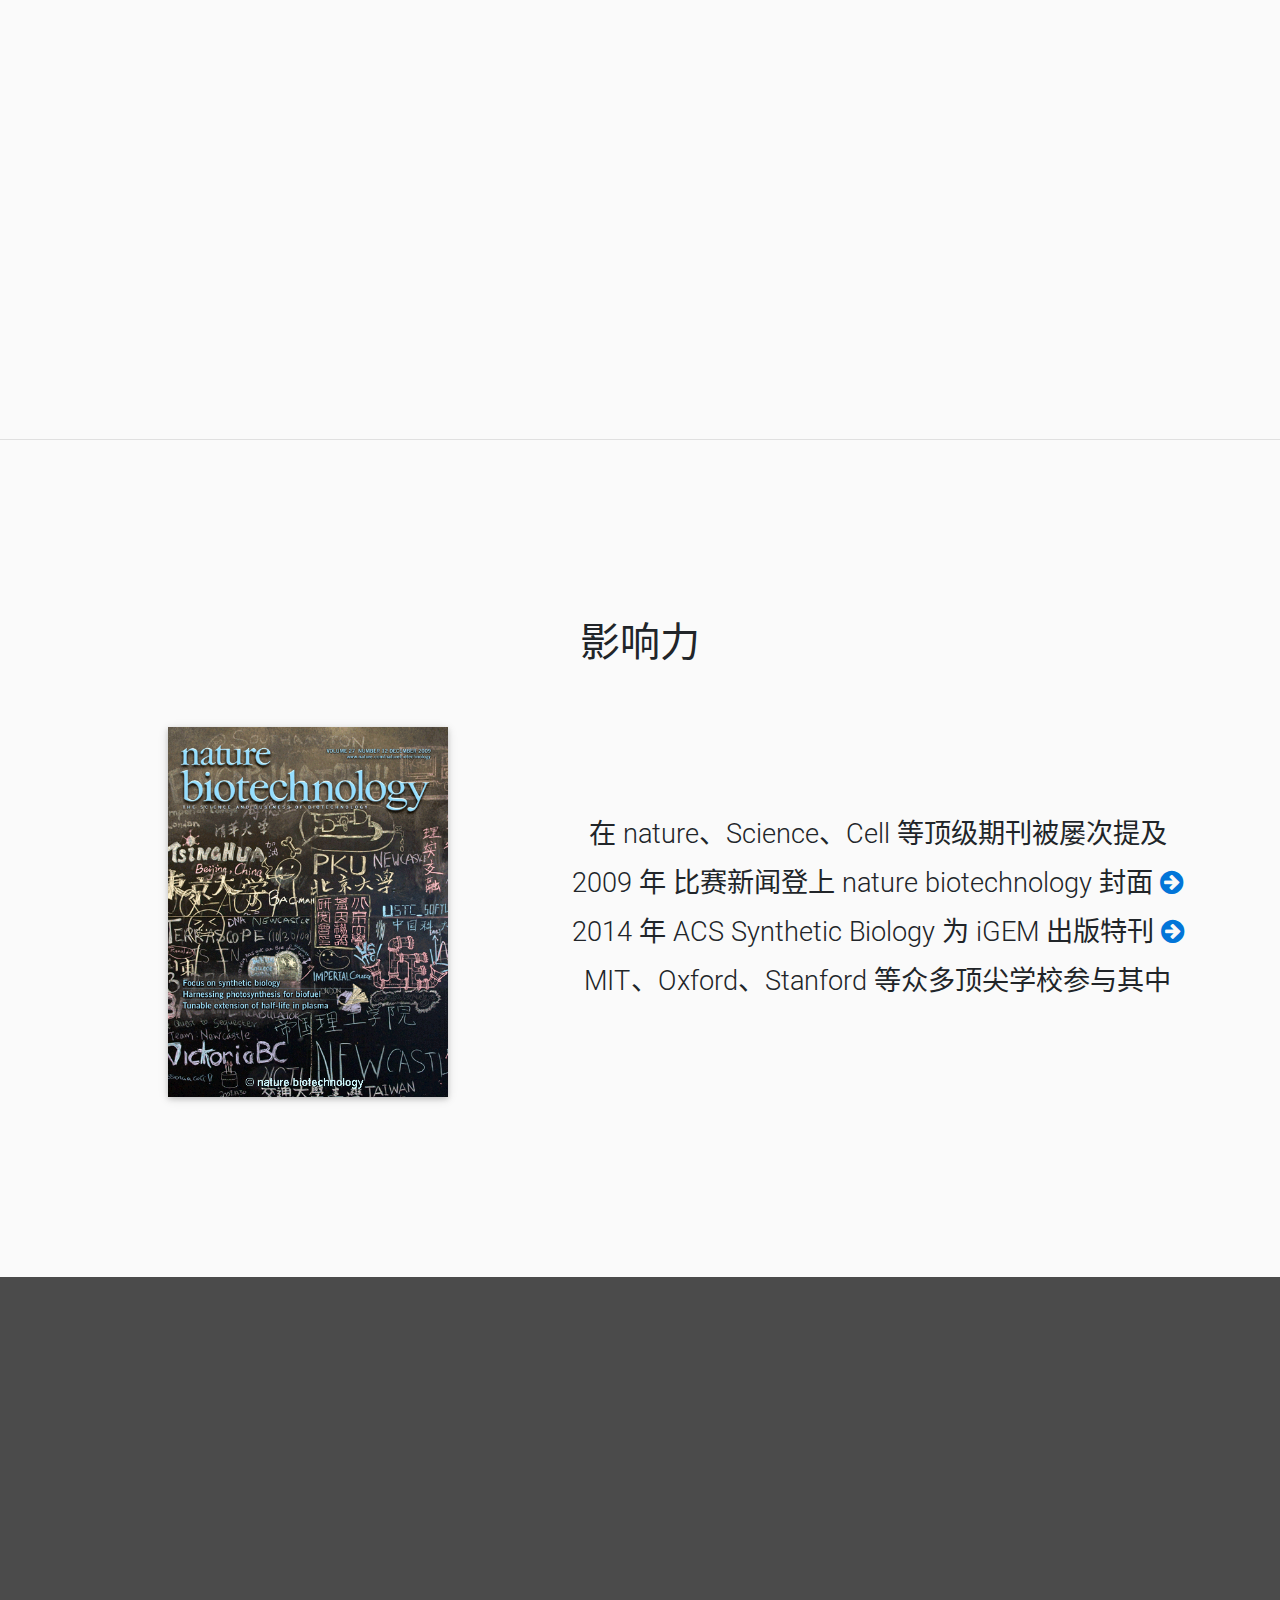
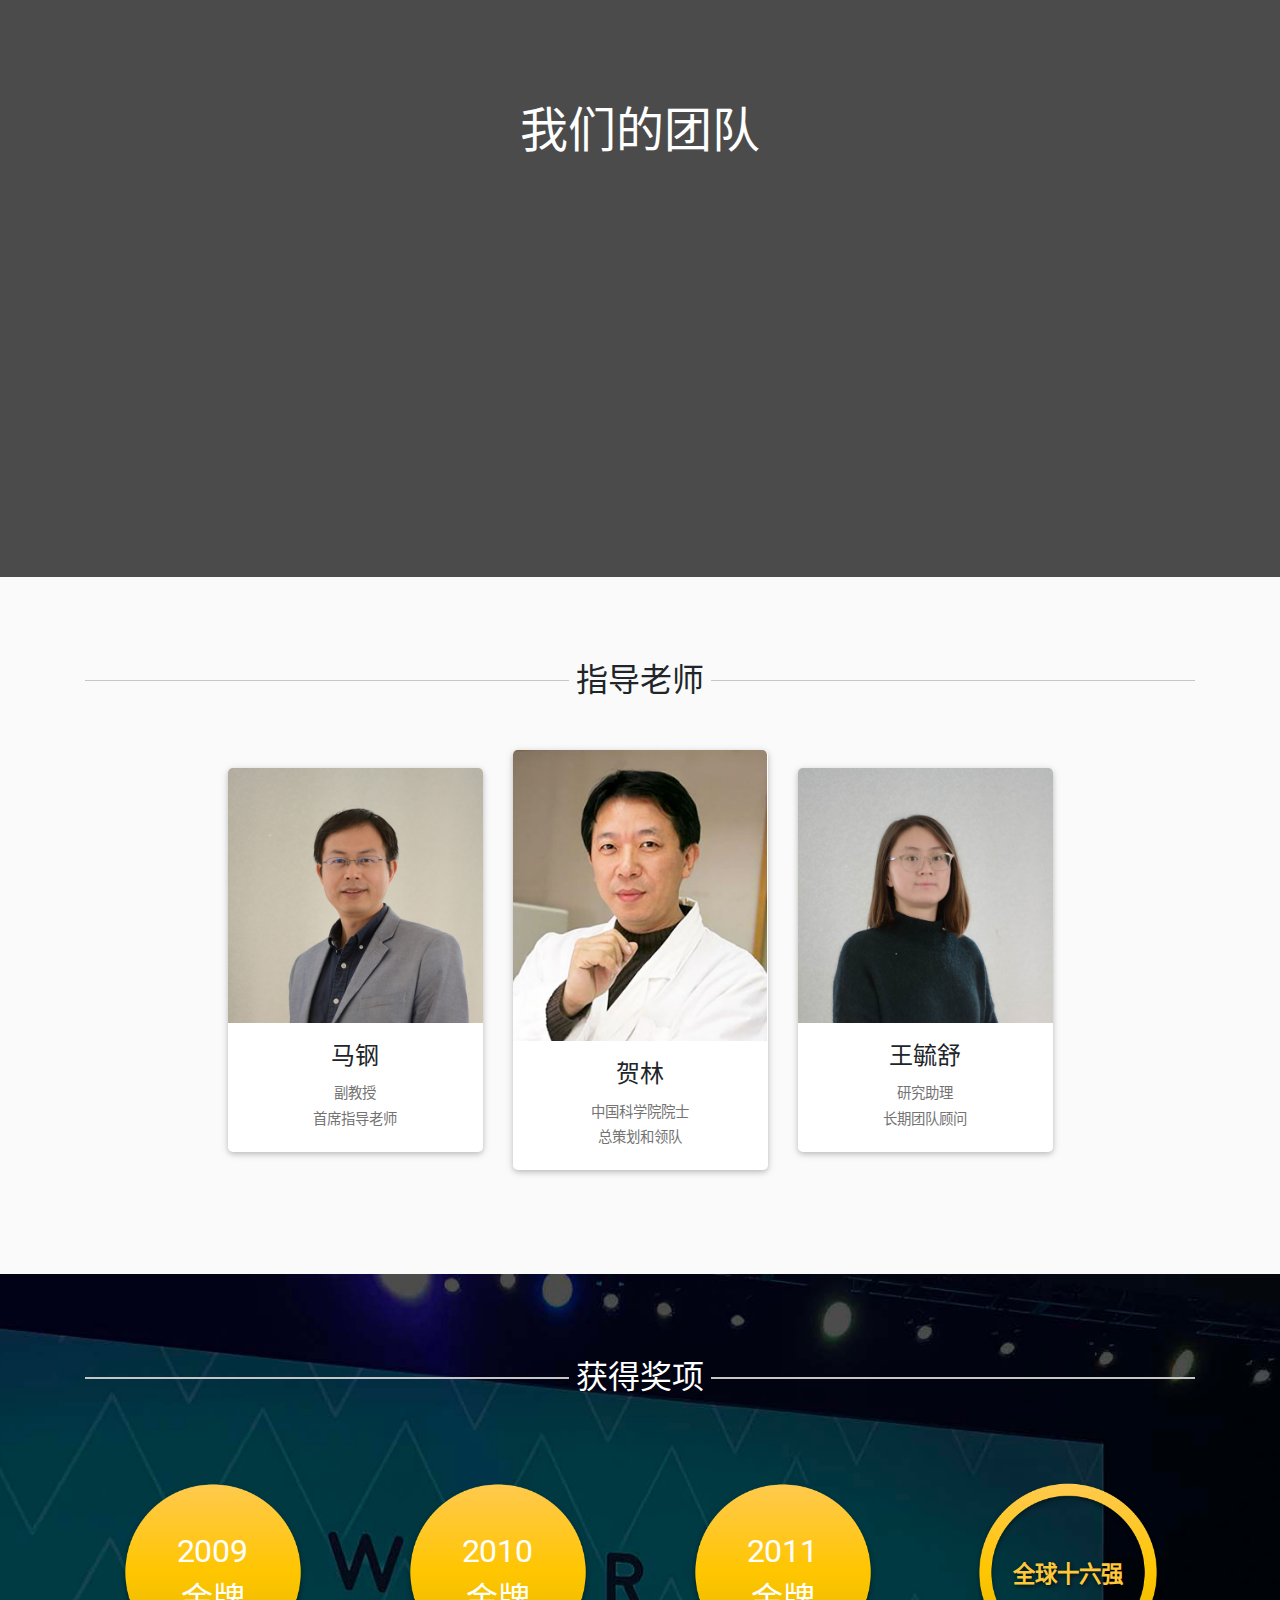
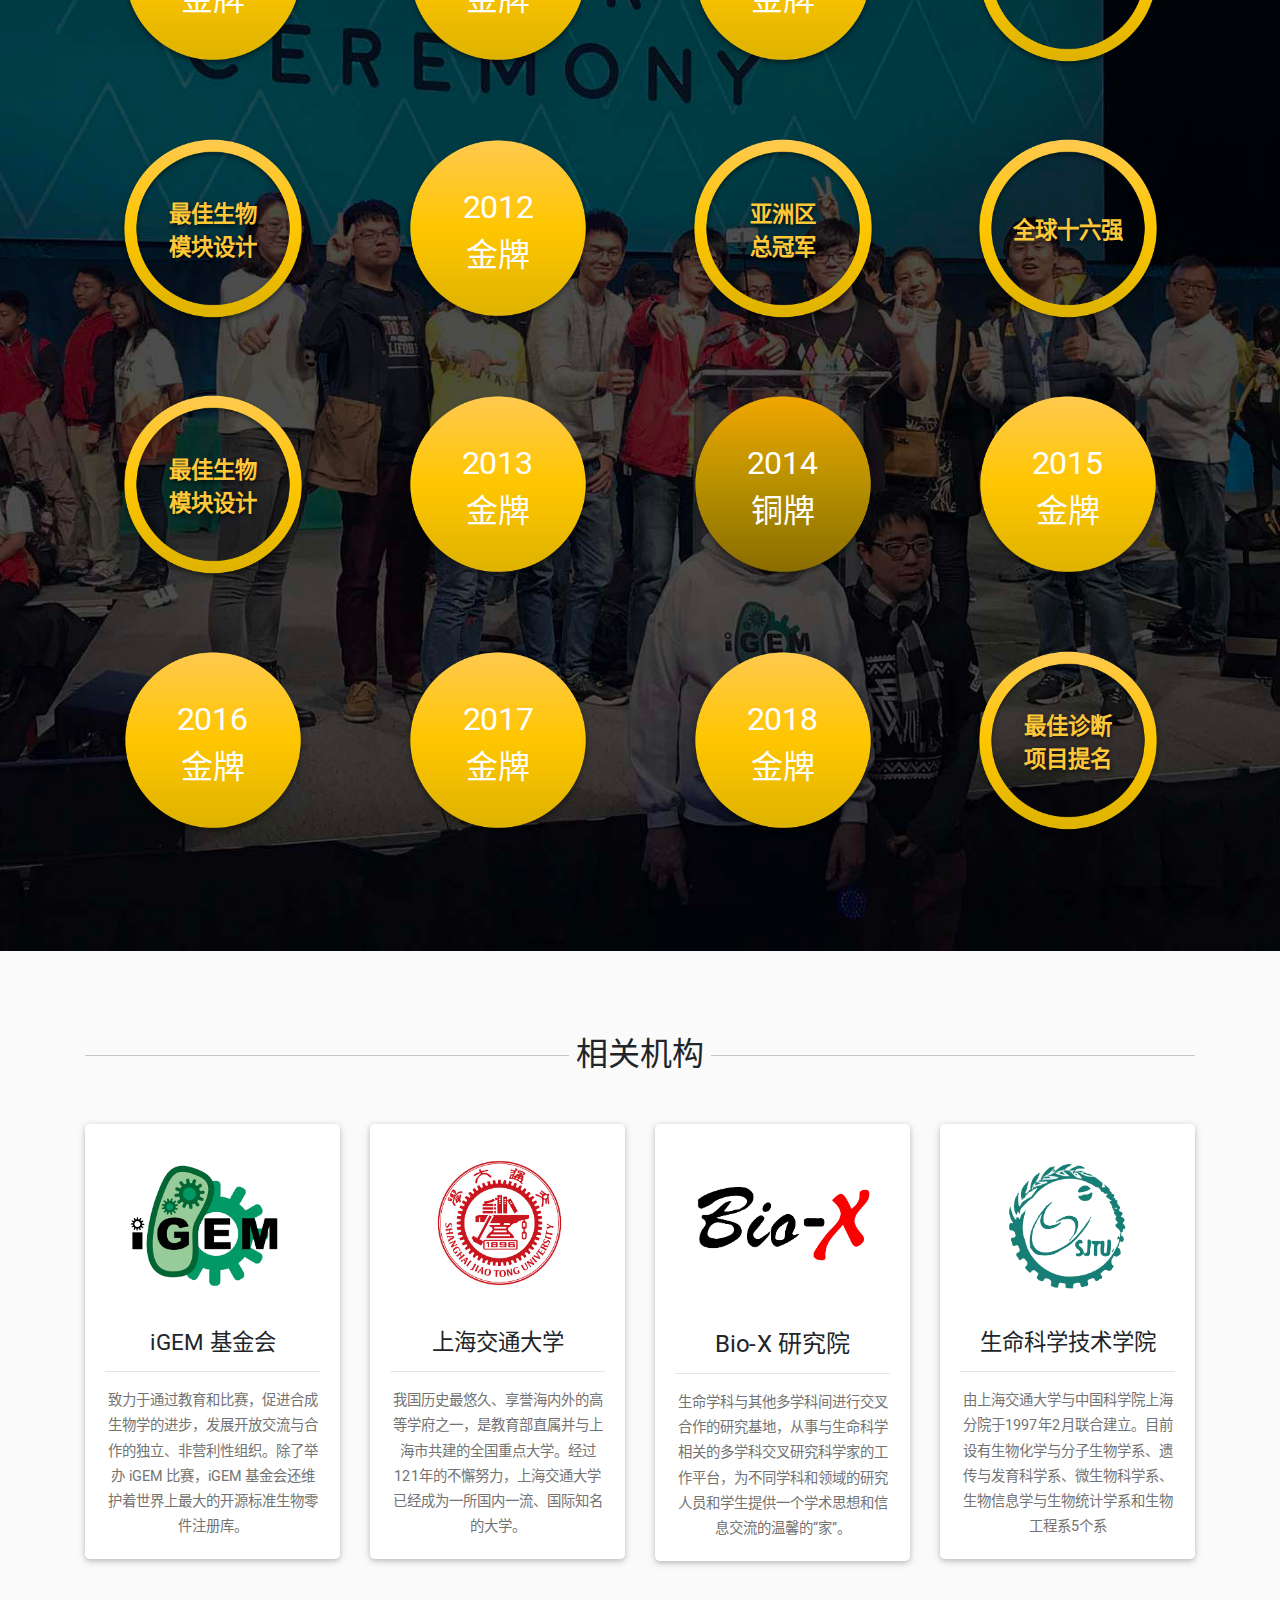
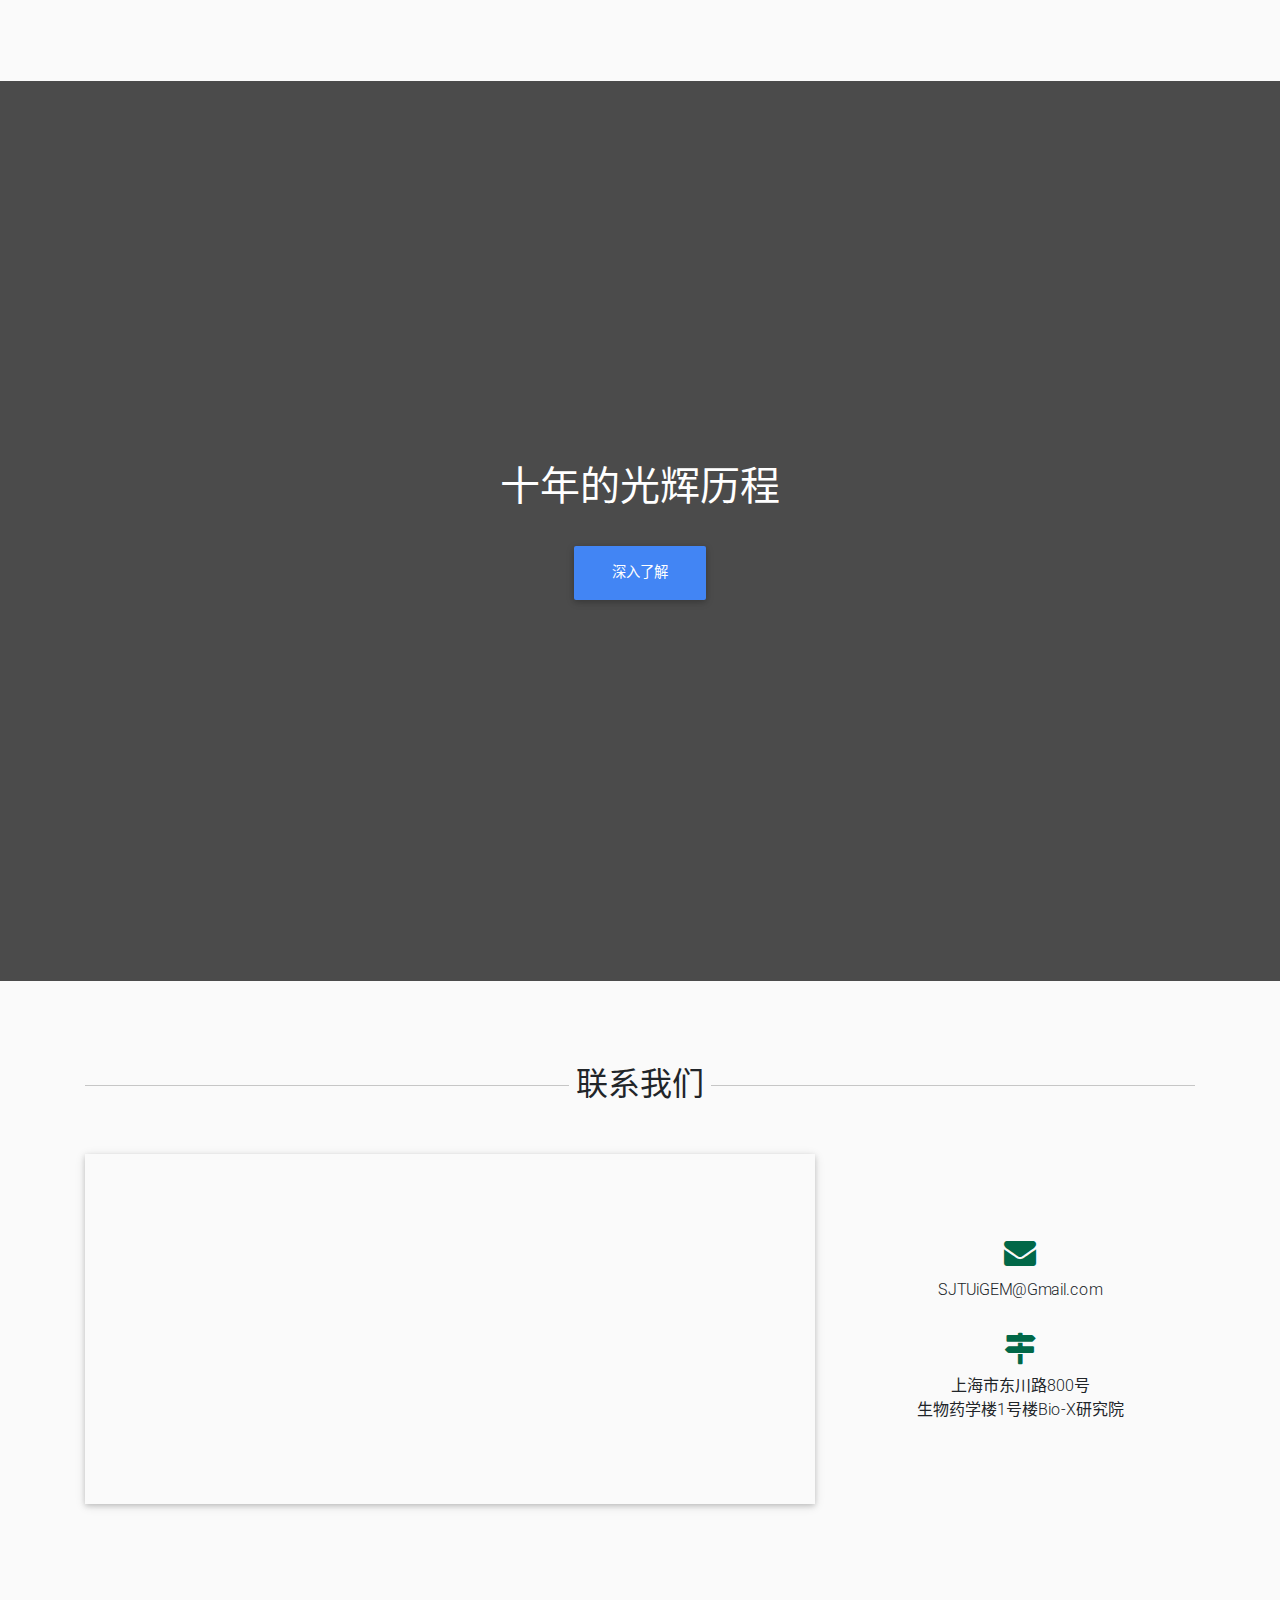
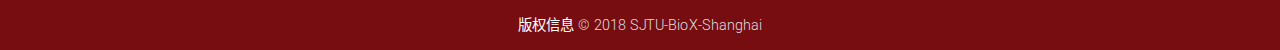
<file: intro.html>
﻿<!DOCTYPE html>
<html lang="zh-CN">

<head>
    <meta charset="utf-8">
    <meta name="viewport" content="width=device-width, initial-scale=1, shrink-to-fit=no">
    <meta http-equiv="x-ua-compatible" content="ie=edge">
    <meta name="application-name" content="SJTU-BioX-Shanghai">
    <meta name="description" content="iGEM比赛的介绍以及对SJTU-BioX-Shanghai团队构成和成绩的介绍">
    <meta name="keywords" content="SJTU,Bio-X,合成生物学,生物学,iGEM,国际遗传工程机器大赛,上海交通大学">
    <meta name="Author" Content="Wazon,Wazons@163.com">
    <title>团队介绍 - SJTU-BioX-Shanghai</title>
    <link rel="icon" href="./favicon.ico" type="image/x-icon">
    <link rel="shortcut icon" href="./favicon.ico" type=”image/x-icon”>
    <link href="./css/font-awesome.min.css" rel="stylesheet">
    <link href="./css/bootstrap.min.css" rel="stylesheet">
    <!-- Material Design Bootstrap -->
    <link href="./css/mdb.min.css" rel="stylesheet">
    <link href="./css/site.css" rel="stylesheet">
    <!--[if lt IE 10]>
        <center>您使用的是过时的浏览器，浏览本网页可能会有异常。</center>
        <center>You are using an outdated browser and this page may not display properly.</center>
    <![endif]-->
    <style>
        .full-bg.full-fixed-bg {
            background-attachment: fixed;
        }
        
        .full-bg.full-bg-1 {
            background-image: url("./img/jpg/above2015.jpg");
        }
        
        .full-bg.full-bg-2 {
            background-image: url("./img/jpg/bg1.jpg");
        }
        
        .full-bg.full-bg-3 {
            background-image: url("./img/jpg/ourteam.jpg");
        }
        
        .fluid-bg.full-bg-4 {
            background-image: url("./img/jpg/award_ceremony-black.jpg");
        }
        
        .full-bg.full-bg-5 {
            background-image: url("./img/jpg/ten_years.jpg");
        }
        
        .flex-center.first-page-flex {
            justify-content: space-between;
            flex-direction: column;
        }
        
        .medal-gold {
            color: rgb(255, 200, 57);
            text-shadow: 1px 2px 4px rgba(0, 0, 0, 0.7);
            margin-bottom: 0;
            line-height: 1.5em;
            font-weight: 500;
        }
        
        .card2 img {
            margin-top: 1rem;
        }
        
        .card-body p {
            line-height: 1.75em;
        }
        
        #contact .fa {
            font-size: 2rem;
            margin-bottom: 0.5rem;
            margin-top: 1rem;
            color: #016848;
        }
        
        .special-col {
            padding-right: 0;
            padding-left: 0;
        }
        
        .medal-img {
            margin-bottom: 2rem;
            margin-top: 2rem;
        }
        
        .my-map {
            height: 350px;
        }
        
        .map-control {
            margin-bottom: 6rem;
        }
        
        @media only screen and (max-width: 768px) {
            .map-control {
                margin-bottom: 1.5rem;
            }
            .map-control2 {
                margin-bottom: 2rem;
            }
        }
        
        .h1-my-responsive,
        .h2-my-responsive,
        .h3-my-responsive,
        .h3-my2-responsive,
        .h4-my-responsive,
        .h5-my-responsive {
            text-align: center
        }
        
        @media only screen and (max-width: 768px) {
            .my-map {
                height: 300px;
            }
        }
    </style>
    <script src="./js/analysis.js"></script>
</head>

<body class="grey lighten-5">

    <nav class="navbar navbar-expand-lg navbar-dark fixed-top scrolling-navbar2">
        <div class="container">
            <a class="navbar-brand" href="#"><img src="./img/png/logo.png" height="55" /></a>
            <button class="navbar-toggler" type="button" data-toggle="collapse" data-target="#navbarNav1" aria-controls="navbarNav1" aria-expanded="false" aria-label="Toggle navigation"><span class="navbar-toggler-icon"></span></button>
            <div class="collapse navbar-collapse" id="navbarNav1">
                <ul class="navbar-nav mr-auto">
                    <li class="nav-item"><a href="./index.html" class="nav-link">首页</a></li>
                    <li class="nav-item active"><a href="./intro.html" class="nav-link">团队介绍<span class="sr-only">(current)</span></a></li>
                    <li class="nav-item"><a href="./history.html" class="nav-link">参赛历程</a></li>
                    <li class="nav-item"><a href="./practices.html" class="nav-link">社会活动</a></li>
                    <li class="nav-item"><a href="./outcomes.html" class="nav-link">衍生成果</a></li>
                    <li class="nav-item"><a href="./members.html" class="nav-link">往届队员</a></li>
                </ul>
                <ul class="navbar-nav ml-auto">
                    <li class="nav-item dropdown"><a href="./intro-en.html" class="nav-link">ENGLISH</a></li>
                </ul>
            </div>
        </div>
    </nav>


    <section id="first-page">
        <div class="view full-bg full-fixed-bg full-bg-1 hm-black-strong">
            <div class="full-bg-img">
                <div class="flex-center first-page-flex white-font">
                    <div> &nbsp; </div>
                    <ul>
                        <li> &nbsp; </li>
                        <li>
                            <h1 class="h1-my-responsive" data-wow-delay="0.2s">什么是 iGEM 比赛？</h1>
                        </li>
                    </ul>
                    <i class="fa fa-angle-down" aria-hidden="true" style="font-size:3rem;margin-bottom: 0.5rem;"></i>
                </div>
            </div>
        </div>
    </section>

    <!-- Main container-->
    <section id="what-is-igem">

        <div class="full-bg flex-center flex-column container">
            <img src="./img/png/igemf2.png" alt="iGEM Logo" class="img-fluid wow fadeIn h2-my-responsive" style="width:7em;">
            <h2 class="h2-my-responsive wow fadeIn" data-wow-delay="0.2s" style="margin-top:1rem;line-height:1.5em">国际遗传工程机器大赛</h2>
            <h4 class="h4-my-responsive wow fadeIn" data-wow-delay="0.4s" style="margin-top:0.25em;margin-bottom:0.75em;line-height:1.5em"><b>合成生物学</b> 领域的 <b>顶级国际性</b> 学术竞赛</h4>
            <h5 class="h5-my-responsive wow fadeIn" data-wow-delay="0.6s" style="color:grey;line-height:1.5em">主要面向在校本科生，也为高中生和研究生提供参赛机会</h5>
            <h4 class="h4-my-responsive" style="margin-top:0.5em"></h4>
        </div>

        <div class="full-bg full-bg-2 d-flex flex-column justify-content-end">
            <div class="container" style="margin-bottom: 20vh;margin-top: 15rem;">
                <div class="row white-font">
                    <div class="col-sm-4 d-flex flex-column justify-content-center" style="margin-top:1em">
                        <h2 class="h2-my-responsive wow fadeIn wow-together" data-wow-delay="0.2s">合成生物学</h2>
                    </div>
                    <div class="col-sm-2 d-flex flex-column justify-content-center" style="margin-top:1em">
                        <h2 class="h2-my-responsive wow fadeIn wow-together" data-wow-delay="0.6s">=</h2>
                    </div>
                    <div class="col-sm-6 d-flex flex-column justify-content-center" style="margin-top:1em">
                        <h4 class="h4-my-responsive wow fadeIn wow-together" data-wow-delay="1s">基于分子生物学和系统生物学</h4>
                        <h4 class="h4-my-responsive wow fadeIn wow-together" data-wow-delay="1.1s" style="margin-top:0.5em">运用现代的计算技术</h4>
                        <h4 class="h4-my-responsive wow fadeIn wow-together" data-wow-delay="1.2s" style="margin-top:0.5em">在工程学思想的指导之下</h4>
                        <h4 class="h4-my-responsive wow fadeIn wow-together" data-wow-delay="1.3s" style="margin-top:0.5em">对现有生物系统进行深度改造</h4>
                        <h4 class="h4-my-responsive wow fadeIn wow-together" data-wow-delay="1.4s" style="margin-top:0.5em">乃至创造全新的生物系统</h4>
                    </div>
                </div>
            </div>
        </div>

        <div class="">
            <div class="container" style="margin-top:20vmin;margin-bottom:20vmin">
                <div class="col-sm-12">
                    <h2 class="h2-my-responsive wow fadeIn" id="numact">国际性</h2>
                </div>
                <div class="row" style="margin-top:3vh">
                    <div class="col-sm-1">
                    </div>
                    <div class="col-sm-5 flex-center flex-column" id="numc4" style="margin-top:7vmin;visibility:hidden">
                        <p><span class="super-responsive" id="num4"></span><span class="h4-my-responsive"> 年</span></p>
                        <h4 class="h4-my-responsive">发展历史</h4>
                    </div>
                    <div class="col-sm-5 flex-center flex-column" id="numc3" style="margin-top:7vmin;visibility:hidden">
                        <p><span class="super-responsive" id="num3"></span><span class="h4-my-responsive"> 个</span></p>
                        <h4 class="h4-my-responsive">国家（地区）</h4>
                    </div>
                    <div class="col-sm-1">
                    </div>
                    <div class="col-sm-1">
                    </div>
                    <div class="col-sm-5 flex-center flex-column" id="numc2" style="margin-top:7vmin;visibility:hidden">
                        <p><span class="super-responsive" id="num2"></span><span class="h4-my-responsive"> 支</span></p>
                        <h4 class="h4-my-responsive">注册队伍</h4>
                    </div>
                    <div class="col-sm-5 flex-center flex-column" id="numc1" style="margin-top:7vmin;visibility:hidden">
                        <p><span class="super-responsive" id="num1"></span><span class="h4-my-responsive"> 名</span></p>
                        <h4 class="h4-my-responsive">参与者</h4>
                    </div>
                    <div class="col-sm-1">
                    </div>
                </div>

                <div class="row align-items-center" style="margin-top:10vh;">
                    <div class="col-sm-12 flex-center flex-column" id="numattr" style="margin-top:1em;visibility:hidden">
                        <h5 class="h5-my-responsive" style="color:grey">（2018年）</h5>
                    </div>
                </div>
            </div>

            <hr>

            <div class="container" style="margin-top:20vmin;margin-bottom:20vmin">
                <h2 class="h2-my-responsive wow fadeIn">影响力</h2>
                <div class="row align-items-center" style="margin-top:7vh">
                    <div class="col-sm-5 flex-center flex-column">
                        <img src="./img/gif/largecover.gif" alt="nature biotechnology 封面图" class="img-fluid wow fadeIn h2-my-responsive z-depth-1" style="width:7em;">
                    </div>
                    <div class="col-sm-7 flex-center flex-column" style="margin-top:2rem; margin-bottom:2rem;">
                        <h4 class="h4-my-responsive wow fadeIn" data-wow-delay="0.2s" style="line-height:1.5em">
                            <span style="white-space:nowrap">在 nature、Science、Cell</span>
                            <span style="white-space:nowrap">等顶级期刊被屡次提及</span>
                        </h4>
                        <h4 class="h4-my-responsive wow fadeIn" data-wow-delay="0.4s" style="line-height:1.5em">
                            <span style="white-space:nowrap">2009 年 比赛新闻登上</span>
                            <span style="white-space:nowrap">nature biotechnology 封面&nbsp;<a target="_blank" href="http://www.nature.com/nbt/journal/v27/n12/covers/index.html"><i class="fa fa-arrow-circle-right" aria-hidden="true"></i></a></span>
                        </h4>
                        <h4 class="h4-my-responsive wow fadeIn" data-wow-delay="0.6s" style="line-height:1.5em">
                            <span style="white-space:nowrap">2014 年 ACS Synthetic Biology</span>
                            <span style="white-space:nowrap">为 iGEM 出版特刊&nbsp;<a target="_blank" href="http://pubs.acs.org/toc/asbcd6/3/12"><i class="fa fa-arrow-circle-right" aria-hidden="true"></i></a></span>
                        </h4>
                        <h4 class="h4-my-responsive wow fadeIn" data-wow-delay="0.8s" style="line-height:1.5em">
                            <span style="white-space:nowrap">MIT、Oxford、Stanford </span>
                            <span style="white-space:nowrap">等众多顶尖学校参与其中</span>
                        </h4>
                    </div>
                </div>
            </div>
        </div>

    </section>

    <section id="our-team">
        <div class="view full-bg full-fixed-bg full-bg-3 hm-black-strong">
            <div class="full-bg-img">
                <div class="flex-center  white-font">
                    <ul>
                        <li> &nbsp; </li>
                        <li>
                            <h1 class="h1-my-responsive wow fadeInDown" data-wow-delay="0.2s">我们的团队</h1>
                        </li>
                    </ul>
                </div>
            </div>
        </div>
    </section>

    <section id="teacher">
        <div class="container">
            <div class="divider-new">
                <h2 class="h2-responsive wow fadeIn">指导老师</h2>
            </div>
            <div class="row small-row justify-content-center" style="margin-bottom:4rem">
                <div class="col-sm-4 col-lg-3 order-1 order-sm-2 align-self-center">
                    <div class="card wow fadeIn" data-wow-delay="0s">
                        <div class="view overlay hm-white-my-light">
                            <img src="./img/jpg/helin.jpg" class="img-fluid" alt="贺林院士照片">
                            <a target="_blank" href="http://www.bio-x.cn/DetailResearchInfo.php?v=2&l=3&pid=3&num=3&id=106&iid=176">
                                <div class="mask waves-effect waves-light"></div>
                            </a>
                        </div>
                        <div class="card-body text-center">
                            <h4 class="card-title">贺林</h4>
                            <p class="card-text">中国科学院院士</p>
                            <p class="card-text">总策划和领队</p>
                        </div>
                    </div>
                    <p>&nbsp;</p>
                </div>
                <div class="col-sm-4 col-lg-3 order-2 order-sm-1 align-self-center">
                    <div class="card wow fadeIn" data-wow-delay="0.2s">
                        <div class="view overlay hm-white-my-light">
                            <img src="./img/jpg/magang.jpg" class="img-fluid" alt="马钢副教授照片">
                            <a target="_blank" href="http://www.bio-x.cn/DetailResearchInfo.php?v=2&l=3&pid=3&num=67&id=109&iid=131">
                                <div class="mask waves-effect waves-light"></div>
                            </a>
                        </div>
                        <div class="card-body text-center">
                            <h4 class="card-title">马钢</h4>
                            <p class="card-text">副教授</p>
                            <p class="card-text">首席指导老师</p>
                        </div>
                    </div>
                    <p>&nbsp;</p>
                </div>
                <div class="col-sm-4 col-lg-3 order-3 order-sm-3 align-self-center">
                    <div class="card wow fadeIn" data-wow-delay="0.4s">
                        <div class="view overlay hm-white-my-light">
                            <img src="./img/jpg/wangyushu.jpg" class="img-fluid" alt="王毓舒研究助理照片">
                        </div>
                        <div class="card-body text-center">
                            <h4 class="card-title">王毓舒</h4>
                            <p class="card-text">研究助理</p>
                            <p class="card-text">长期团队顾问</p>
                        </div>
                    </div>
                    <p>&nbsp;</p>
                </div>
            </div>
    </section>

    <section id="awards">
        <div class="view fluid-bg full-bg-4">
            <div class="container">
                <div class="divider-new">
                    <h2 class="h2-responsive wow fadeIn white-font">获得奖项</h2>
                </div>
                <div class="row small-row" style="margin-bottom:5rem;">
                    <div class="col-lg-3 col-sm-4 col-6 special-col">
                        <div class="view flex-center wow fadeIn" data-wow-delay="0.2s">
                            <img src="./img/png/gold.png" class="img-fluid h3-my2-responsive medal-img" style="width:6em">
                            <div class="mask2 flex-center flex-column">
                                <h3 class="h3-my2-responsive white-font">2009</h3>
                                <h3 class="h3-my2-responsive white-font">金牌</h3>
                            </div>
                        </div>
                    </div>
                    <div class="col-lg-3 col-sm-4 col-6 special-col">
                        <div class="view flex-center wow fadeIn" data-wow-delay="0.3s">
                            <img src="./img/png/gold.png" class="img-fluid h3-my2-responsive medal-img" style="width:6em">
                            <div class="mask2 flex-center flex-column">
                                <h3 class="h3-my2-responsive white-font">2010</h3>
                                <h3 class="h3-my2-responsive white-font">金牌</h3>
                            </div>
                        </div>
                    </div>
                    <div class="col-lg-3 col-sm-4 col-6 special-col">
                        <div class="view flex-center wow fadeIn" data-wow-delay="0.4s">
                            <img src="./img/png/gold.png" class="img-fluid h3-my2-responsive medal-img" style="width:6em">
                            <div class="mask2 flex-center flex-column">
                                <h3 class="h3-my2-responsive white-font">2011</h3>
                                <h3 class="h3-my2-responsive white-font">金牌</h3>
                            </div>
                        </div>
                    </div>
                    <div class="col-lg-3 col-sm-4 col-6 special-col">
                        <div class="view flex-center wow fadeIn" data-wow-delay="0.5s">
                            <img src="./img/png/special.png" class="img-fluid h3-my2-responsive medal-img" style="width:6em">
                            <div class="mask2 flex-center flex-column">
                                <h5 class="h5-my-responsive medal-gold"><b>全球十六强</b></h5>
                            </div>
                        </div>
                    </div>
                    <div class="col-lg-3 col-sm-4 col-6 special-col">
                        <div class="view flex-center wow fadeIn" data-wow-delay="0.6s">
                            <img src="./img/png/special.png" class="img-fluid h3-my2-responsive medal-img" style="width:6em">
                            <div class="mask2 flex-center flex-column">
                                <h5 class="h5-my-responsive medal-gold"><b>最佳生物</b></h5>
                                <h5 class="h5-my-responsive medal-gold"><b>模块设计</b></h5>
                            </div>
                        </div>
                    </div>
                    <div class="col-lg-3 col-sm-4 col-6 special-col">
                        <div class="view flex-center wow fadeIn" data-wow-delay="0.7s">
                            <img src="./img/png/gold.png" class="img-fluid h3-my2-responsive medal-img" style="width:6em">
                            <div class="mask2 flex-center flex-column">
                                <h3 class="h3-my2-responsive white-font">2012</h3>
                                <h3 class="h3-my2-responsive white-font">金牌</h3>
                            </div>
                        </div>
                    </div>
                    <div class="col-lg-3 col-sm-4 col-6 special-col">
                        <div class="view flex-center wow fadeIn" data-wow-delay="0.8s">
                            <img src="./img/png/special.png" class="img-fluid h3-my2-responsive medal-img" style="width:6em">
                            <div class="mask2 flex-center flex-column">
                                <h5 class="h5-my-responsive medal-gold"><b>亚洲区</b></h5>
                                <h5 class="h5-my-responsive medal-gold"><b>总冠军</b></h5>

                            </div>
                        </div>
                    </div>
                    <div class="col-lg-3 col-sm-4 col-6 special-col">
                        <div class="view flex-center wow fadeIn" data-wow-delay="0.9s">
                            <img src="./img/png/special.png" class="img-fluid h3-my2-responsive medal-img" style="width:6em">
                            <div class="mask2 flex-center flex-column">
                                <h5 class="h5-my-responsive medal-gold"><b>全球十六强</b></h5>
                            </div>
                        </div>
                    </div>
                    <div class="col-lg-3 col-sm-4 col-6 special-col">
                        <div class="view flex-center wow fadeIn" data-wow-delay="1.0s">
                            <img src="./img/png/special.png" class="img-fluid h3-my2-responsive medal-img" style="width:6em">
                            <div class="mask2 flex-center flex-column">
                                <h5 class="h5-my-responsive medal-gold"><b>最佳生物</b></h5>
                                <h5 class="h5-my-responsive medal-gold"><b>模块设计</b></h5>
                            </div>
                        </div>
                    </div>
                    <div class="col-lg-3 col-sm-4 col-6 special-col">
                        <div class="view flex-center wow fadeIn" data-wow-delay="1.1s">
                            <img src="./img/png/gold.png" class="img-fluid h3-my2-responsive medal-img" style="width:6em">
                            <div class="mask2 flex-center flex-column">
                                <h3 class="h3-my2-responsive white-font">2013</h3>
                                <h3 class="h3-my2-responsive white-font">金牌</h3>
                            </div>
                        </div>
                    </div>
                    <div class="col-lg-3 col-sm-4 col-6 special-col">
                        <div class="view flex-center wow fadeIn" data-wow-delay="1.2s">
                            <img src="./img/png/bronze.png" class="img-fluid h3-my2-responsive medal-img" style="width:6em">
                            <div class="mask2 flex-center flex-column">
                                <h3 class="h3-my2-responsive white-font">2014</h3>
                                <h3 class="h3-my2-responsive white-font">铜牌</h3>
                            </div>
                        </div>
                    </div>
                    <div class="col-lg-3 col-sm-4 col-6 special-col">
                        <div class="view flex-center wow fadeIn" data-wow-delay="1.3s">
                            <img src="./img/png/gold.png" class="img-fluid h3-my2-responsive medal-img" style="width:6em">
                            <div class="mask2 flex-center flex-column">
                                <h3 class="h3-my2-responsive white-font">2015</h3>
                                <h3 class="h3-my2-responsive white-font">金牌</h3>
                            </div>
                        </div>
                    </div>
                    <div class="col-lg-3 col-sm-4 col-6 special-col">
                        <div class="view flex-center wow fadeIn" data-wow-delay="1.4s">
                            <img src="./img/png/gold.png" class="img-fluid h3-my2-responsive medal-img" style="width:6em">
                            <div class="mask2 flex-center flex-column">
                                <h3 class="h3-my2-responsive white-font">2016</h3>
                                <h3 class="h3-my2-responsive white-font">金牌</h3>
                            </div>
                        </div>
                    </div>
                    <div class="col-lg-3 col-sm-4 col-6 special-col">
                        <div class="view flex-center wow fadeIn" data-wow-delay="1.4s">
                            <img src="./img/png/gold.png" class="img-fluid h3-my2-responsive medal-img" style="width:6em">
                            <div class="mask2 flex-center flex-column">
                                <h3 class="h3-my2-responsive white-font">2017</h3>
                                <h3 class="h3-my2-responsive white-font">金牌</h3>
                            </div>
                        </div>
                    </div>
                    <div class="col-lg-3 col-sm-4 col-6 special-col">
                        <div class="view flex-center wow fadeIn" data-wow-delay="1.5s">
                            <img src="./img/png/gold.png" class="img-fluid h3-my2-responsive medal-img" style="width:6em">
                            <div class="mask2 flex-center flex-column">
                                <h3 class="h3-my2-responsive white-font">2018</h3>
                                <h3 class="h3-my2-responsive white-font">金牌</h3>
                            </div>
                        </div>
                    </div>
                    <div class="col-lg-3 col-sm-4 col-6 special-col">
                        <div class="view flex-center wow fadeIn" data-wow-delay="1.5s">
                            <img src="./img/png/special.png" class="img-fluid h3-my2-responsive medal-img" style="width:6em">
                            <div class="mask2 flex-center flex-column">
                                <h5 class="h5-my-responsive medal-gold"><b>最佳诊断</b></h5>
                                <h5 class="h5-my-responsive medal-gold"><b>项目提名</b></h5>
                            </div>
                        </div>
                    </div>
                </div>
            </div>
        </div>
    </section>

    <section id="related-org">
        <div class="container">
            <div class="divider-new">
                <h2 class="h2-responsive wow fadeIn">相关机构</h2>
            </div>
            <div class="row small-row" style="margin-bottom:5rem;">
                <div class="col-lg-3 col-sm-6">
                    <div class="card card2 wow fadeIn">
                        <div class="view overlay hm-white-my">
                            <img src="./img/png/igemf.png" class="img-fluid" alt="iGEM Logo">
                            <a target="_blank" href="http://igem.org/">
                                <div class="mask waves-effect waves-light"></div>
                            </a>
                        </div>
                        <div class="card-body text-center">
                            <h4 class="card-title h4-responsive">iGEM 基金会</h4>
                            <hr>
                            <p class="card-text">致力于通过教育和比赛，促进合成生物学的进步，发展开放交流与合作的独立、非营利性组织。除了举办 iGEM 比赛，iGEM 基金会还维护着世界上最大的开源标准生物零件注册库。</p>
                        </div>
                    </div>
                    <p>&nbsp;</p>
                </div>
                <div class="col-lg-3 col-sm-6">
                    <div class="card card2 wow fadeIn" data-wow-delay="0.2s">
                        <div class="view overlay hm-white-my">
                            <img src="./img/png/sjtu.png" class="img-fluid" alt="上海交通大学 Logo">
                            <a target="_blank" href="http://www.sjtu.edu.cn/">
                                <div class="mask waves-effect waves-light"></div>
                            </a>
                        </div>
                        <div class="card-body text-center">
                            <h4 class="card-title h4-responsive">上海交通大学</h4>
                            <hr>
                            <p class="card-text">我国历史最悠久、享誉海内外的高等学府之一，是教育部直属并与上海市共建的全国重点大学。经过121年的不懈努力，上海交通大学已经成为一所国内一流、国际知名的大学。
                            </p>
                        </div>
                    </div>
                    <p>&nbsp;</p>
                </div>
                <div class="col-lg-3 col-sm-6">
                    <div class="card card2 wow fadeIn" data-wow-delay="0.4s">
                        <div class="view overlay hm-white-my">
                            <img src="./img/png/biox.png" class="img-fluid" alt="Bio-X 研究院 Logo">
                            <a target="_blank" href="http://www.bio-x.cn/">
                                <div class="mask waves-effect waves-light"></div>
                            </a>
                        </div>
                        <div class="card-body text-center">
                            <h4 class="card-title">Bio-X 研究院</h4>
                            <hr>
                            <p class="card-text h4-responsive">生命学科与其他多学科间进行交叉合作的研究基地，从事与生命科学相关的多学科交叉研究科学家的工作平台，为不同学科和领域的研究人员和学生提供一个学术思想和信息交流的温馨的“家”。</p>
                        </div>
                    </div>
                    <p>&nbsp;</p>
                </div>
                <div class="col-lg-3 col-sm-6">
                    <div class="card card2 wow fadeIn" data-wow-delay="0.6s">
                        <div class="view overlay hm-white-my">
                            <img src="./img/png/slsb.png" class="img-fluid" alt="生命科学技术学院 Logo">
                            <a target="_blank" href="http://life.sjtu.edu.cn/">
                                <div class="mask waves-effect waves-light"></div>
                            </a>
                        </div>
                        <div class="card-body text-center">
                            <h4 class="card-title h4-responsive">生命科学技术学院</h4>
                            <hr>
                            <p class="card-text">由上海交通大学与中国科学院上海分院于1997年2月联合建立。目前设有生物化学与分子生物学系、遗传与发育科学系、微生物科学系、生物信息学与生物统计学系和生物工程系5个系</p>
                        </div>
                    </div>
                    <p>&nbsp;</p>
                </div>

            </div>
        </div>
    </section>

    <div class="view full-bg full-fixed-bg full-bg-5 hm-black-strong">
        <div class="full-bg-img flex-center white-font">
            <ul>
                <li> &nbsp; </li>
                <li style="margin-bottom:2rem">
                    <h1 class="h1-responsive wow fadeInDown" data-wow-delay="0.2s">十年的光辉历程</h1>
                </li>

                <li><a href="./history.html" class="btn btn-primary btn-lg wow fadeIn" data-wow-delay="0.5s" rel="nofollow">深入了解</a></li>
            </ul>
        </div>
    </div>

    <section id="contact">
        <div class="container">
            <div class="divider-new">
                <h2 class="h2-responsive wow fadeIn">联系我们</h2>
            </div>
            <div class="row align-items-center map-control">
                <div class="col-md-8 order-2 order-sm-1">
                    <div id="wrap" class="my-map">
                        <div id="mapContainer" class="z-depth-1 wow fadeIn my-map"></div>
                    </div>
                </div>
                <div class="col-md-4 order-1 order-md-2 map-control2">
                    <ul class="text-center list-unstyled">
                        <li class="wow fadeIn" data-wow-delay="0.1s">
                            <i class="fa fa-envelope"></i>
                            <p>SJTUiGEM@Gmail.com</p>
                        </li>
                        <li class="wow fadeIn" data-wow-delay="0.3s">
                            <i class="fa fa-map-signs"></i>
                            <p style="margin-bottom:0">上海市东川路800号</p>
                            <p>生物药学楼1号楼Bio-X研究院</p>
                        </li>
                    </ul>
                </div>
            </div>
        </div>
    </section>

    <div class="old-browser-warning">
        <center>您使用的是过时的（不被支持的）浏览器，本网页可能无法正常展现。</center>
        <center>You are using an outdated (unsupported) browser and this page may not display properly.</center>
    </div>

    <footer class="page-footer center-on-small-only" style="padding-top:0">
        <div class="footer-copyright">
            <div class="container-fluid">
                <p><a href="./copyright.html">版权信息</a> © 2018 SJTU-BioX-Shanghai</p>
            </div>
        </div>
    </footer>
    <script src="./js/jquery-3.1.1.min.js"></script>
    <script src="./js/popper.min.js"></script>
    <script src="./js/bootstrap.min.js"></script>
    <script src="./js/mdb.min.js"></script>
    <script src="./js/countUp.js"></script>
    <script src="./js/site.js"></script>
    <script>
        WOW.prototype._appear = function(box, i) {

            var animationState = box.style.animationPlayState || box.style.webkitAnimationPlayState;

            if (box.className.indexOf(this._animateClass) === -1) {

                delete this._boxes[i];

                this._onStartAnimation(box, i);
                this._onStopAnimation(box, i);

                this._animate(box, i, this._getAnimationConfig(box));
                if (box.id == "numact") {
                    cbc();
                }
            }
        };


        var num_option = {
            suffix: "+",
            useGrouping: false
        };

        var numAnim1 = new CountUp("num1", 0, 5600, 0, 0.7, num_option);
        var numAnim2 = new CountUp("num2", 0, 300, 0, 0.7, num_option);
        var numAnim3 = new CountUp("num3", 0, 40, 0, 0.7, num_option);
        var numAnim4 = new CountUp("num4", 0, 15, 0, 0.7, num_option);

        var cbc = function() {
            setTimeout(function() {
                $("#numc4").css("visibility", "visible");
                $("#numc4").addClass("animated fadeIn");
            }, 500);
            setTimeout("numAnim4.start()", 600);
            setTimeout(function() {
                $("#numc3").css("visibility", "visible");
                $("#numc3").addClass("animated fadeIn");
            }, 1500);
            setTimeout("numAnim3.start()", 1600);
            setTimeout(function() {
                $("#numc2").css("visibility", "visible");
                $("#numc2").addClass("animated fadeIn");
            }, 2500);
            setTimeout("numAnim2.start()", 2600);
            setTimeout(function() {
                $("#numc1").css("visibility", "visible");
                $("#numc1").addClass("animated fadeIn");
            }, 3500);
            setTimeout("numAnim1.start()", 3600);
            setTimeout(function() {
                $("#numattr").css("visibility", "visible");
                $("#numattr").addClass("animated fadeIn");
            }, 4700);
        }


        if (bsSys.new_enought) {
            new WOW().init();
        } else {
            cbc();
        }

        if (bsSys.ie) {
            document.write("<style>.full-bg { height: 100vh; }</style>")
        }
    </script>
    <script src="https://webapi.amap.com/maps?v=1.3&key=814436e68d85865525b51b33e6650bb5"></script>
    <script>
        var amap = new AMap.Map('mapContainer', {
            zoom: 18,
            center: [121.443823, 31.02933],
            scrollWheel: false,
            jogEnable: false
        });
        var marker = new AMap.Marker({
            title: "Bio-X 研究院"
        });
        marker.setMap(amap);
        AMap.plugin(['AMap.ToolBar', 'AMap.Scale'],
            function() {
                amap.addControl(new AMap.ToolBar());
                amap.addControl(new AMap.Scale());
            });
        marker.on('click', function(e) {
            window.open("http://ditu.amap.com/regeo?lng=121.443823&lat=31.02933&src=uriapi");
        })
    </script>

</body>

</html>
</file>
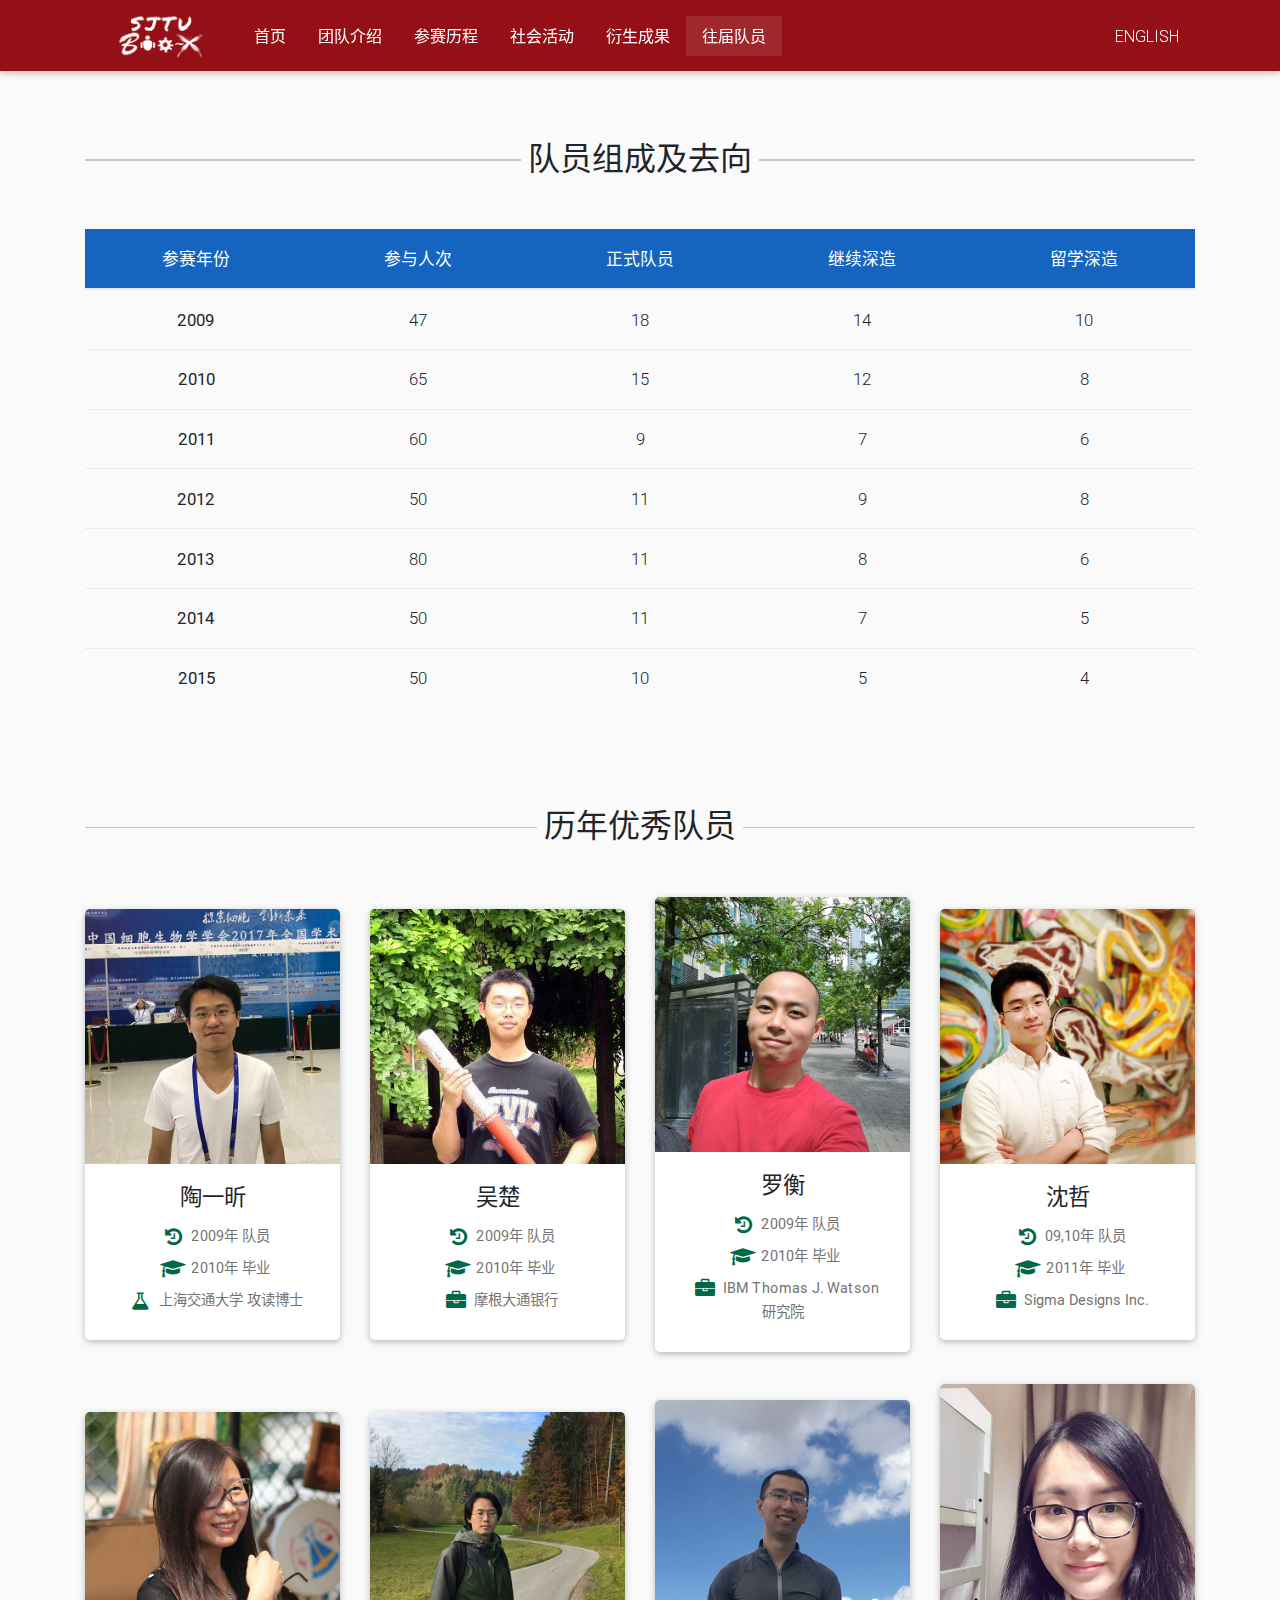
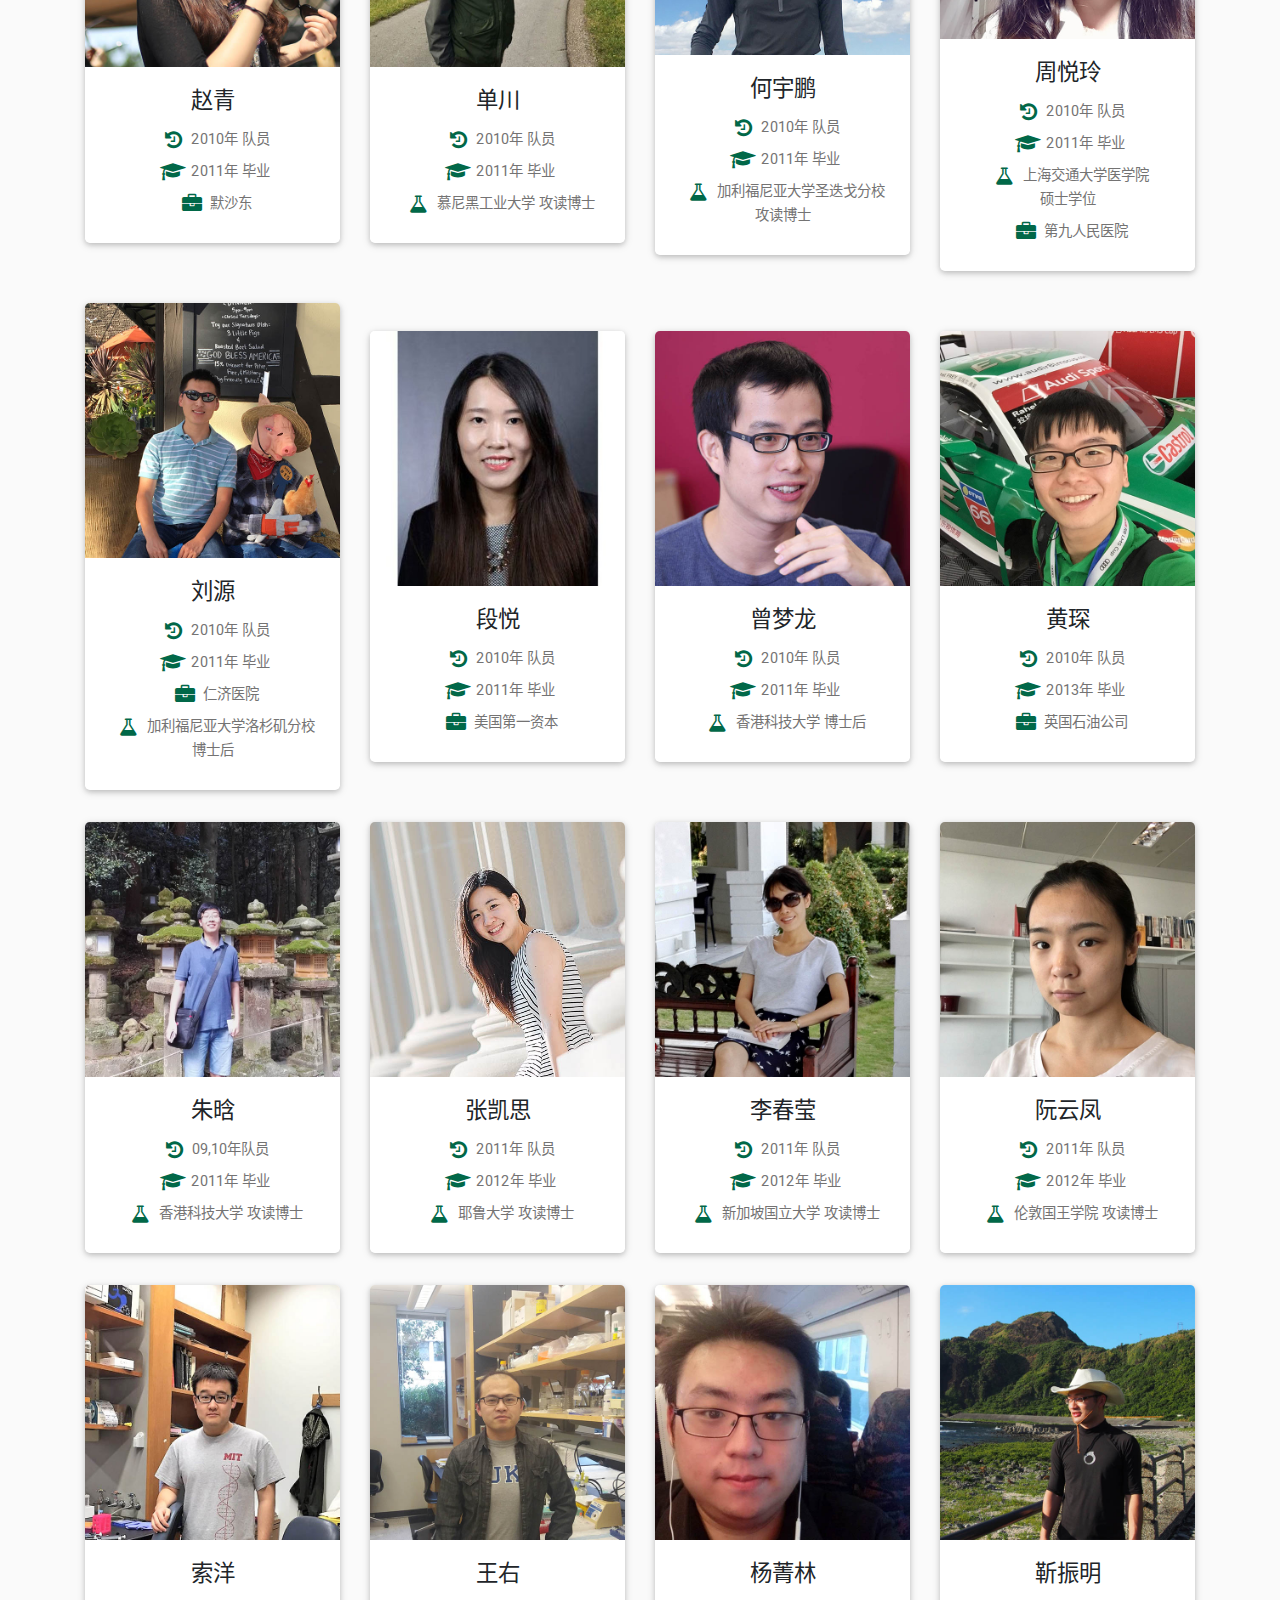
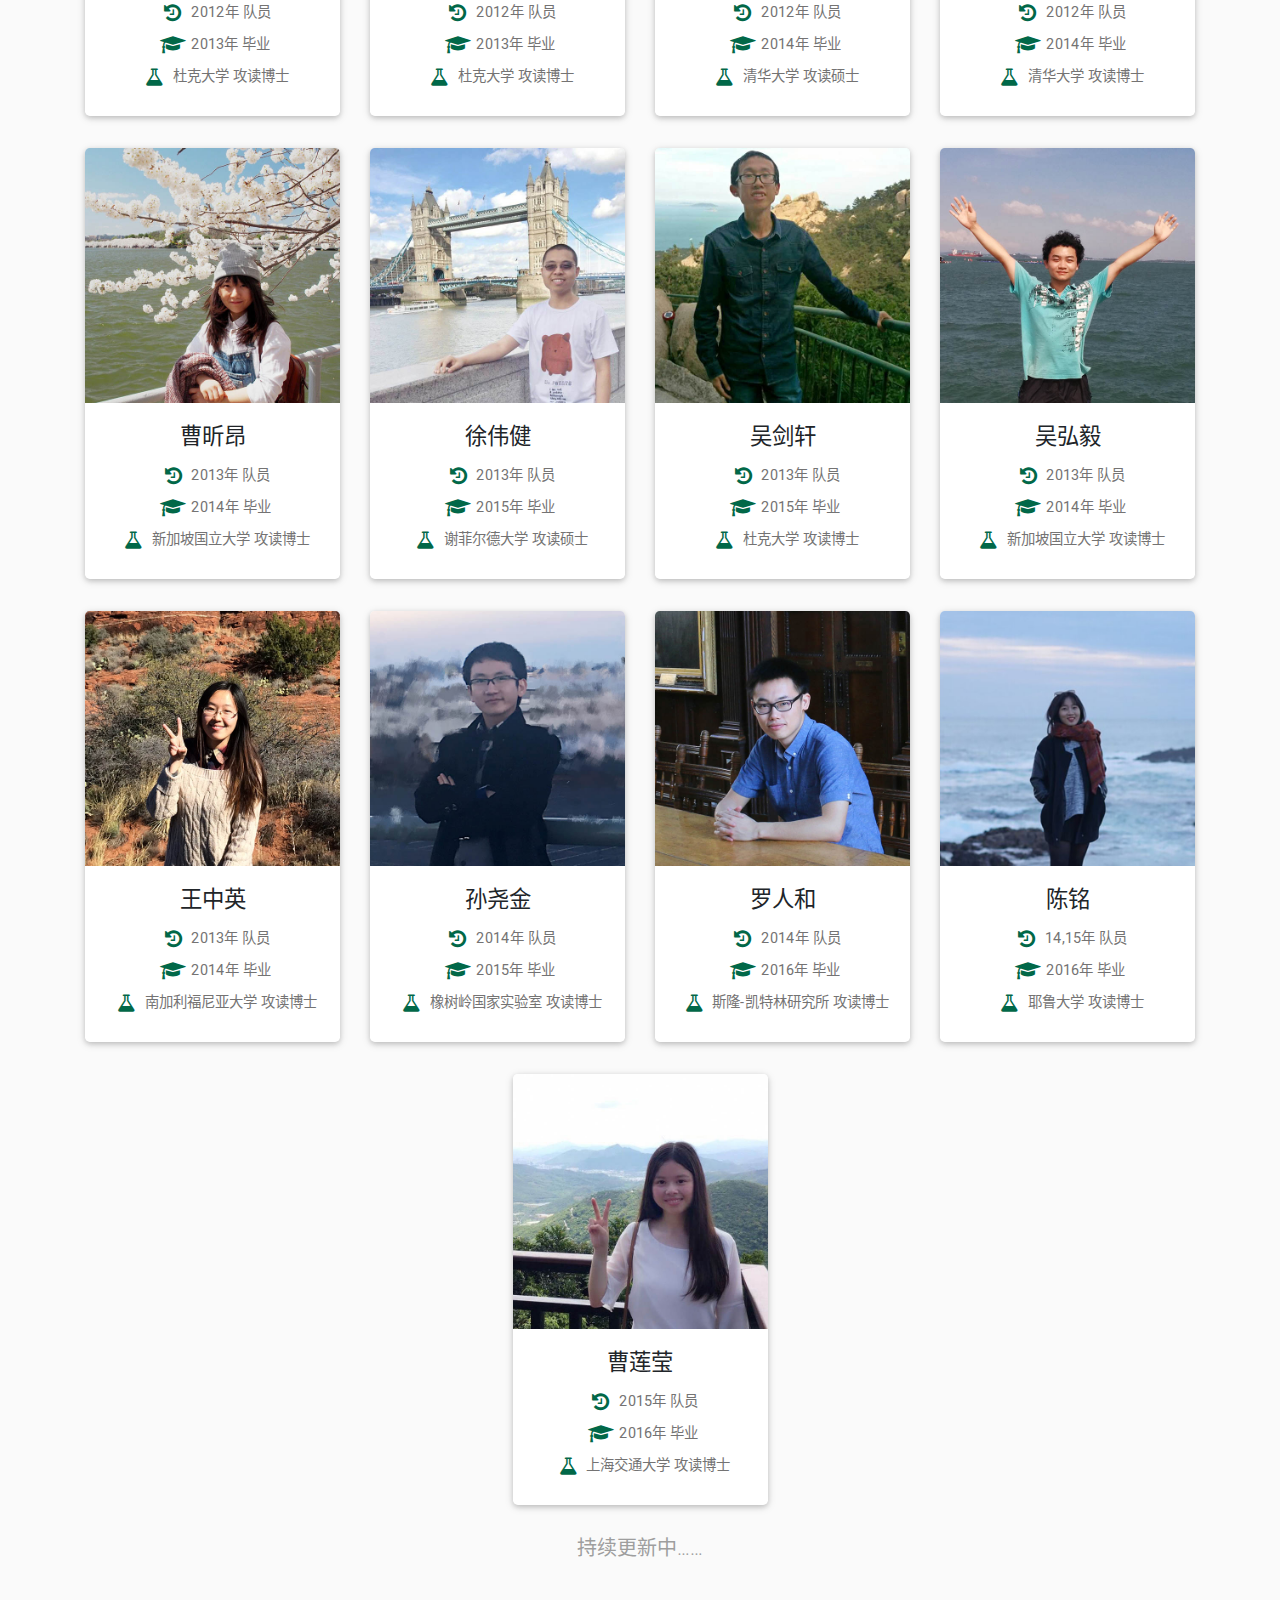
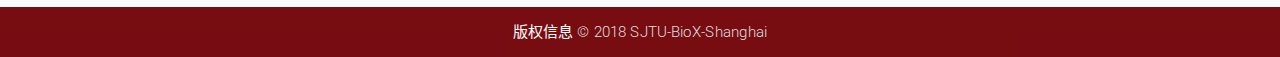
<file: members.html>
<!DOCTYPE html>
<html lang="zh-CN">

<head>
    <meta charset="utf-8">
    <meta name="viewport" content="width=device-width, initial-scale=1, shrink-to-fit=no">
    <meta http-equiv="x-ua-compatible" content="ie=edge">
    <meta name="application-name" content="SJTU-BioX-Shanghai">
    <meta name="description" content="SJTU-BioX-Shanghai的往届队员名录">
    <meta name="keywords" content="SJTU,Bio-X,合成生物学,生物学,iGEM,国际遗传工程机器大赛,上海交通大学">
    <meta name="Author" Content="Wazon,Wazons@163.com">
    <title>往届队员 - SJTU-BioX-Shanghai</title>
    <link rel="icon" href="./favicon.ico" type="image/x-icon">
    <link rel="shortcut icon" href="./favicon.ico" type=”image/x-icon”>
    <link href="./css/bootstrap.min.css" rel="stylesheet">
    <!-- Material Design Bootstrap -->
    <link href="./css/mdb.min.css" rel="stylesheet">
    <link href="./css/font-awesome.min.css" rel="stylesheet">
    <link href="./css/site.css" rel="stylesheet">
    <!--[if lt IE 10]>
        <center>您使用的是过时的浏览器，浏览本网页可能会有异常。</center>
        <center>You are using an outdated browser and this page may not display properly.</center>
    <![endif]-->
    <style>
        .navbar {
            background-color: #951016;
            z-index: 100;
        }
        
        span {
            white-space: nowrap;
            display: inline-block;
        }
        
        @media only screen and (max-width: 768px) {
            p,
            .table th,
            .table td {
                font-size: 100%;
            }
        }
        
        @media only screen and (min-width: 768px) {
            p,
            .table th,
            .table td {
                font-size: 105%;
            }
        }
        
        .h4-responsive {
            line-height: 1.25em;
        }
        
        #member .fa {
            font-size: 1.25rem;
            vertical-align: middle;
            color: #016848;
            width: 2.25rem;
        }
        
        #member p {
            line-height: 1.5rem;
        }
        
        #member p {
            margin-bottom: 0.5rem;
        }
    </style>
    <script src="./js/analysis.js"></script>
</head>

<body class="grey lighten-5" data-spy="scroll" data-target="#navbar-right" data-offset="100">

    <nav class="navbar navbar-expand-lg navbar-dark fixed-top">
        <div class="container">
            <a class="navbar-brand" href="#"><img src="./img/png/logo.png" height="55" /></a>
            <button class="navbar-toggler" type="button" data-toggle="collapse" data-target="#navbarNav1" aria-controls="navbarNav1" aria-expanded="false" aria-label="Toggle navigation"><span class="navbar-toggler-icon"></span></button>
            <div class="collapse navbar-collapse" id="navbarNav1">
                <ul class="navbar-nav mr-auto">
                    <li class="nav-item"><a href="./index.html" class="nav-link">首页</a></li>
                    <li class="nav-item"><a href="./intro.html" class="nav-link">团队介绍</a></li>
                    <li class="nav-item"><a href="./history.html" class="nav-link">参赛历程</a></li>
                    <li class="nav-item"><a href="./practices.html" class="nav-link">社会活动</a></li>
                    <li class="nav-item"><a href="./outcomes.html" class="nav-link">衍生成果</a></li>
                    <li class="nav-item active"><a href="./members.html" class="nav-link">往届队员<span class="sr-only">(current)</span></a></li>
                </ul>
                <ul class="navbar-nav ml-auto">
                    <li class="nav-item dropdown"><a href="./outcomes-en.html" class="nav-link">ENGLISH</a></li>
                </ul>
            </div>
        </div>
    </nav>

    <div class="container" style="margin-top:56px;">


        <div class="divider-new">
            <h2 class="h2-responsive wow fadeIn">队员组成及去向</h2>
        </div>
        <div class="row">
            <div class="col-12 d-flex flex-column justify-content-center ">
                <table class="table table-res table-res1 table-hover" align="center">
                    <thead class="blue darken-3">
                        <tr class="text-white">
                            <th>参赛年份</th>
                            <th>参与人次</th>
                            <th>正式队员</th>
                            <th>继续深造</th>
                            <th>留学深造</th>
                        </tr>
                    </thead>
                    <tbody>
                        <tr>
                            <th scope="row">2009</th>
                            <td>47</td>
                            <td>18</td>
                            <td>14</td>
                            <td>10</td>
                        </tr>
                        <tr>
                            <th scope="row">2010</th>
                            <td>65</td>
                            <td>15</td>
                            <td>12</td>
                            <td>8</td>
                        </tr>
                        <tr>
                            <th scope="row">2011</th>
                            <td>60</td>
                            <td>9</td>
                            <td>7</td>
                            <td>6</td>
                        </tr>
                        <tr>
                            <th scope="row">2012</th>
                            <td>50</td>
                            <td>11</td>
                            <td>9</td>
                            <td>8</td>
                        </tr>
                        <tr>
                            <th scope="row">2013</th>
                            <td>80</td>
                            <td>11</td>
                            <td>8</td>
                            <td>6</td>
                        </tr>
                        <tr>
                            <th scope="row">2014</th>
                            <td>50</td>
                            <td>11</td>
                            <td>7</td>
                            <td>5</td>
                        </tr>
                        <tr>
                            <th scope="row">2015</th>
                            <td>50</td>
                            <td>10</td>
                            <td>5</td>
                            <td>4</td>
                        </tr>
                    </tbody>
                </table>
            </div>
        </div>

        <div class="divider-new">
            <h2 class="h2-responsive wow fadeIn">历年优秀队员</h2>
        </div>
        <div class="row small-row justify-content-center" id="member">
            <div class="col-sm-6 col-md-4 col-lg-3 order-1 order-sm-2 align-self-center">
                <div class="card wow fadeIn" data-wow-delay="0s">
                    <div class="view overlay hm-white-my-light">
                        <img src="./img/jpg/member/taoyixin.jpg" class="img-fluid">
                    </div>
                    <div class="card-body text-center">
                        <h4 class="card-title h4-responsive">陶一昕</h4>
                        <p class="card-text"><i class="fa fa-history" aria-hidden="true"></i>2009年 队员</p>
                        <p class="card-text"><i class="fa fa-graduation-cap" aria-hidden="true"></i>2010年 毕业</p>
                        <p class="card-text"><i class="fa fa-flask" aria-hidden="true"></i>上海交通大学 <span>攻读博士</span></p>
                    </div>
                </div>
                <p>&nbsp;</p>
            </div>
            <div class="col-sm-6 col-md-4 col-lg-3 order-1 order-sm-2 align-self-center">
                <div class="card wow fadeIn" data-wow-delay="0s">
                    <div class="view overlay hm-white-my-light">
                        <img src="./img/jpg/member/wuchu.jpg" class="img-fluid">
                    </div>
                    <div class="card-body text-center">
                        <h4 class="card-title h4-responsive">吴楚</h4>
                        <p class="card-text"><i class="fa fa-history" aria-hidden="true"></i>2009年 队员</p>
                        <p class="card-text"><i class="fa fa-graduation-cap" aria-hidden="true"></i>2010年 毕业</p>
                        <p class="card-text"><i class="fa fa-briefcase" aria-hidden="true"></i>摩根大通银行</p>
                    </div>
                </div>
                <p>&nbsp;</p>
            </div>
            <div class="col-sm-6 col-md-4 col-lg-3 order-1 order-sm-2 align-self-center">
                <div class="card wow fadeIn" data-wow-delay="0s">
                    <div class="view overlay hm-white-my-light">
                        <img src="./img/jpg/member/luoheng.jpg" class="img-fluid">
                    </div>
                    <div class="card-body text-center">
                        <h4 class="card-title h4-responsive">罗衡</h4>
                        <p class="card-text"><i class="fa fa-history" aria-hidden="true"></i>2009年 队员</p>
                        <p class="card-text"><i class="fa fa-graduation-cap" aria-hidden="true"></i>2010年 毕业</p>
                        <p class="card-text"><i class="fa fa-briefcase" aria-hidden="true"></i>IBM Thomas J. Watson <span>研究院</span></p>
                    </div>
                </div>
                <p>&nbsp;</p>
            </div>
            <div class="col-sm-6 col-md-4 col-lg-3 order-1 order-sm-2 align-self-center">
                <div class="card wow fadeIn" data-wow-delay="0s">
                    <div class="view overlay hm-white-my-light">
                        <img src="./img/jpg/member/shenzhe.jpg" class="img-fluid">
                    </div>
                    <div class="card-body text-center">
                        <h4 class="card-title h4-responsive">沈哲</h4>
                        <p class="card-text"><i class="fa fa-history" aria-hidden="true"></i>09,10年 队员</p>
                        <p class="card-text"><i class="fa fa-graduation-cap" aria-hidden="true"></i>2011年 毕业</p>
                        <p class="card-text"><i class="fa fa-briefcase" aria-hidden="true"></i>Sigma Designs Inc.</p>
                    </div>
                </div>
                <p>&nbsp;</p>
            </div>
            <div class="col-sm-6 col-md-4 col-lg-3 order-1 order-sm-2 align-self-center">
                <div class="card wow fadeIn" data-wow-delay="0s">
                    <div class="view overlay hm-white-my-light">
                        <img src="./img/jpg/member/zhaoqing.jpg" class="img-fluid">
                    </div>
                    <div class="card-body text-center">
                        <h4 class="card-title h4-responsive">赵青</h4>
                        <p class="card-text"><i class="fa fa-history" aria-hidden="true"></i>2010年 队员</p>
                        <p class="card-text"><i class="fa fa-graduation-cap" aria-hidden="true"></i>2011年 毕业</p>
                        <p class="card-text"><i class="fa fa-briefcase" aria-hidden="true"></i>默沙东</p>
                    </div>
                </div>
                <p>&nbsp;</p>
            </div>
            <div class="col-sm-6 col-md-4 col-lg-3 order-1 order-sm-2 align-self-center">
                <div class="card wow fadeIn" data-wow-delay="0s">
                    <div class="view overlay hm-white-my-light">
                        <img src="./img/jpg/member/shanchuan.jpg" class="img-fluid">
                    </div>
                    <div class="card-body text-center">
                        <h4 class="card-title h4-responsive">单川</h4>
                        <p class="card-text"><i class="fa fa-history" aria-hidden="true"></i>2010年 队员</p>
                        <p class="card-text"><i class="fa fa-graduation-cap" aria-hidden="true"></i>2011年 毕业</p>
                        <p class="card-text"><i class="fa fa-flask" aria-hidden="true"></i>慕尼黑工业大学 <span>攻读博士</span></p>
                    </div>
                </div>
                <p>&nbsp;</p>
            </div>
            <div class="col-sm-6 col-md-4 col-lg-3 order-1 order-sm-2 align-self-center">
                <div class="card wow fadeIn" data-wow-delay="0s">
                    <div class="view overlay hm-white-my-light">
                        <img src="./img/jpg/member/heyupeng2.jpg" class="img-fluid">
                    </div>
                    <div class="card-body text-center">
                        <h4 class="card-title h4-responsive">何宇鹏</h4>
                        <p class="card-text"><i class="fa fa-history" aria-hidden="true"></i>2010年 队员</p>
                        <p class="card-text"><i class="fa fa-graduation-cap" aria-hidden="true"></i>2011年 毕业</p>
                        <p class="card-text"><i class="fa fa-flask" aria-hidden="true"></i>加利福尼亚大学圣迭戈分校 <span>攻读博士</span></p>
                    </div>
                </div>
                <p>&nbsp;</p>
            </div>

            <div class="col-sm-6 col-md-4 col-lg-3 order-1 order-sm-2 align-self-center">
                <div class="card wow fadeIn" data-wow-delay="0s">
                    <div class="view overlay hm-white-my-light">
                        <img src="./img/jpg/member/zhouyueling.jpg" class="img-fluid">
                    </div>
                    <div class="card-body text-center">
                        <h4 class="card-title h4-responsive">周悦玲</h4>
                        <p class="card-text"><i class="fa fa-history" aria-hidden="true"></i>2010年 队员</p>
                        <p class="card-text"><i class="fa fa-graduation-cap" aria-hidden="true"></i>2011年 毕业</p>
                        <p class="card-text"><i class="fa fa-flask" aria-hidden="true"></i>上海交通大学医学院 <span>硕士学位</span></p>
                        <p class="card-text"><i class="fa fa-briefcase" aria-hidden="true"></i>第九人民医院</p>
                    </div>
                </div>
                <p>&nbsp;</p>
            </div>
            <div class="col-sm-6 col-md-4 col-lg-3 order-1 order-sm-2 align-self-center">
                <div class="card wow fadeIn" data-wow-delay="0s">
                    <div class="view overlay hm-white-my-light">
                        <img src="./img/jpg/member/liuyuan.jpg" class="img-fluid">
                    </div>
                    <div class="card-body text-center">
                        <h4 class="card-title h4-responsive">刘源</h4>
                        <p class="card-text"><i class="fa fa-history" aria-hidden="true"></i>2010年 队员</p>
                        <p class="card-text"><i class="fa fa-graduation-cap" aria-hidden="true"></i>2011年 毕业</p>
                        <p class="card-text"><i class="fa fa-briefcase" aria-hidden="true"></i>仁济医院</p>
                        <p class="card-text"><i class="fa fa-flask" aria-hidden="true"></i>加利福尼亚大学洛杉矶分校 <span>博士后</span></p>
                    </div>
                </div>
                <p>&nbsp;</p>
            </div>
            <div class="col-sm-6 col-md-4 col-lg-3 order-1 order-sm-2 align-self-center">
                <div class="card wow fadeIn" data-wow-delay="0s">
                    <div class="view overlay hm-white-my-light">
                        <img src="./img/jpg/member/duanyue.jpg" class="img-fluid">
                    </div>
                    <div class="card-body text-center">
                        <h4 class="card-title h4-responsive">段悦</h4>
                        <p class="card-text"><i class="fa fa-history" aria-hidden="true"></i>2010年 队员</p>
                        <p class="card-text"><i class="fa fa-graduation-cap" aria-hidden="true"></i>2011年 毕业</p>
                        <p class="card-text"><i class="fa fa-briefcase" aria-hidden="true"></i>美国第一资本</p>
                    </div>
                </div>
                <p>&nbsp;</p>
            </div>
            <div class="col-sm-6 col-md-4 col-lg-3 order-1 order-sm-2 align-self-center">
                <div class="card wow fadeIn" data-wow-delay="0s">
                    <div class="view overlay hm-white-my-light">
                        <img src="./img/jpg/member/zengmenglong.jpg" class="img-fluid">
                    </div>
                    <div class="card-body text-center">
                        <h4 class="card-title h4-responsive">曾梦龙</h4>
                        <p class="card-text"><i class="fa fa-history" aria-hidden="true"></i>2010年 队员</p>
                        <p class="card-text"><i class="fa fa-graduation-cap" aria-hidden="true"></i>2011年 毕业</p>
                        <p class="card-text"><i class="fa fa-flask" aria-hidden="true"></i>香港科技大学 <span>博士后</span></p>
                    </div>
                </div>
                <p>&nbsp;</p>
            </div>
            <div class="col-sm-6 col-md-4 col-lg-3 order-1 order-sm-2 align-self-center">
                <div class="card wow fadeIn" data-wow-delay="0s">
                    <div class="view overlay hm-white-my-light">
                        <img src="./img/jpg/member/huangchen.jpg" class="img-fluid">
                    </div>
                    <div class="card-body text-center">
                        <h4 class="card-title h4-responsive">黄琛</h4>
                        <p class="card-text"><i class="fa fa-history" aria-hidden="true"></i>2010年 队员</p>
                        <p class="card-text"><i class="fa fa-graduation-cap" aria-hidden="true"></i>2013年 毕业</p>
                        <p class="card-text"><i class="fa fa-briefcase" aria-hidden="true"></i>英国石油公司</p>
                    </div>
                </div>
                <p>&nbsp;</p>
            </div>


            <div class="col-sm-6 col-md-4 col-lg-3 order-1 order-sm-2 align-self-center">
                <div class="card wow fadeIn" data-wow-delay="0s">
                    <div class="view overlay hm-white-my-light">
                        <img src="./img/jpg/member/zhuhan.jpg" class="img-fluid">
                    </div>
                    <div class="card-body text-center">
                        <h4 class="card-title h4-responsive">朱晗</h4>
                        <p class="card-text"><i class="fa fa-history" aria-hidden="true"></i>09,10年队员</p>
                        <p class="card-text"><i class="fa fa-graduation-cap" aria-hidden="true"></i>2011年 毕业</p>
                        <p class="card-text"><i class="fa fa-flask" aria-hidden="true"></i>香港科技大学 <span>攻读博士</span></p>
                    </div>
                </div>
                <p>&nbsp;</p>
            </div>
            <div class="col-sm-6 col-md-4 col-lg-3 order-1 order-sm-2 align-self-center">
                <div class="card wow fadeIn" data-wow-delay="0s">
                    <div class="view overlay hm-white-my-light">
                        <img src="./img/jpg/member/zhangkaisi.jpg" class="img-fluid">
                    </div>
                    <div class="card-body text-center">
                        <h4 class="card-title h4-responsive">张凯思</h4>
                        <p class="card-text"><i class="fa fa-history" aria-hidden="true"></i>2011年 队员</p>
                        <p class="card-text"><i class="fa fa-graduation-cap" aria-hidden="true"></i>2012年 毕业</p>
                        <p class="card-text"><i class="fa fa-flask" aria-hidden="true"></i>耶鲁大学 <span>攻读博士</span></p>
                    </div>
                </div>
                <p>&nbsp;</p>
            </div>
            <div class="col-sm-6 col-md-4 col-lg-3 order-1 order-sm-2 align-self-center">
                <div class="card wow fadeIn" data-wow-delay="0s">
                    <div class="view overlay hm-white-my-light">
                        <img src="./img/jpg/member/lichunying.jpg" class="img-fluid">
                    </div>
                    <div class="card-body text-center">
                        <h4 class="card-title h4-responsive">李春莹</h4>
                        <p class="card-text"><i class="fa fa-history" aria-hidden="true"></i>2011年 队员</p>
                        <p class="card-text"><i class="fa fa-graduation-cap" aria-hidden="true"></i>2012年 毕业</p>
                        <p class="card-text"><i class="fa fa-flask" aria-hidden="true"></i>新加坡国立大学 <span>攻读博士</span></p>
                    </div>
                </div>
                <p>&nbsp;</p>
            </div>
            <div class="col-sm-6 col-md-4 col-lg-3 order-1 order-sm-2 align-self-center">
                <div class="card wow fadeIn" data-wow-delay="0s">
                    <div class="view overlay hm-white-my-light">
                        <img src="./img/jpg/member/ruanyunfeng.jpg" class="img-fluid">
                    </div>
                    <div class="card-body text-center">
                        <h4 class="card-title h4-responsive">阮云凤</h4>
                        <p class="card-text"><i class="fa fa-history" aria-hidden="true"></i>2011年 队员</p>
                        <p class="card-text"><i class="fa fa-graduation-cap" aria-hidden="true"></i>2012年 毕业</p>
                        <p class="card-text"><i class="fa fa-flask" aria-hidden="true"></i>伦敦国王学院 <span>攻读博士</span></p>
                    </div>
                </div>
                <p>&nbsp;</p>
            </div>
            <div class="col-sm-6 col-md-4 col-lg-3 order-1 order-sm-2 align-self-center">
                <div class="card wow fadeIn" data-wow-delay="0s">
                    <div class="view overlay hm-white-my-light">
                        <img src="./img/jpg/member/suoyang.jpg" class="img-fluid">
                    </div>
                    <div class="card-body text-center">
                        <h4 class="card-title h4-responsive">索洋</h4>
                        <p class="card-text"><i class="fa fa-history" aria-hidden="true"></i>2012年 队员</p>
                        <p class="card-text"><i class="fa fa-graduation-cap" aria-hidden="true"></i>2013年 毕业</p>
                        <p class="card-text"><i class="fa fa-flask" aria-hidden="true"></i>杜克大学 <span>攻读博士</span></p>
                    </div>
                </div>
                <p>&nbsp;</p>
            </div>
            <div class="col-sm-6 col-md-4 col-lg-3 order-1 order-sm-2 align-self-center">
                <div class="card wow fadeIn" data-wow-delay="0s">
                    <div class="view overlay hm-white-my-light">
                        <img src="./img/jpg/member/wangyou.jpg" class="img-fluid">
                    </div>
                    <div class="card-body text-center">
                        <h4 class="card-title h4-responsive">王右</h4>
                        <p class="card-text"><i class="fa fa-history" aria-hidden="true"></i>2012年 队员</p>
                        <p class="card-text"><i class="fa fa-graduation-cap" aria-hidden="true"></i>2013年 毕业</p>
                        <p class="card-text"><i class="fa fa-flask" aria-hidden="true"></i>杜克大学 <span>攻读博士</span></p>
                    </div>
                </div>
                <p>&nbsp;</p>
            </div>
            <div class="col-sm-6 col-md-4 col-lg-3 order-1 order-sm-2 align-self-center">
                <div class="card wow fadeIn" data-wow-delay="0s">
                    <div class="view overlay hm-white-my-light">
                        <img src="./img/jpg/member/yangjinglin.jpg" class="img-fluid">
                    </div>
                    <div class="card-body text-center">
                        <h4 class="card-title h4-responsive">杨菁林</h4>
                        <p class="card-text"><i class="fa fa-history" aria-hidden="true"></i>2012年 队员</p>
                        <p class="card-text"><i class="fa fa-graduation-cap" aria-hidden="true"></i>2014年 毕业</p>
                        <p class="card-text"><i class="fa fa-flask" aria-hidden="true"></i>清华大学 <span>攻读硕士</span></p>
                    </div>
                </div>
                <p>&nbsp;</p>
            </div>
            <div class="col-sm-6 col-md-4 col-lg-3 order-1 order-sm-2 align-self-center">
                <div class="card wow fadeIn" data-wow-delay="0s">
                    <div class="view overlay hm-white-my-light">
                        <img src="./img/jpg/member/jinzhenming.jpg" class="img-fluid">
                    </div>
                    <div class="card-body text-center">
                        <h4 class="card-title h4-responsive">靳振明</h4>
                        <p class="card-text"><i class="fa fa-history" aria-hidden="true"></i>2012年 队员</p>
                        <p class="card-text"><i class="fa fa-graduation-cap" aria-hidden="true"></i>2014年 毕业</p>
                        <p class="card-text"><i class="fa fa-flask" aria-hidden="true"></i>清华大学 <span>攻读博士</span></p>
                    </div>
                </div>
                <p>&nbsp;</p>
            </div>
            <div class="col-sm-6 col-md-4 col-lg-3 order-1 order-sm-2 align-self-center">
                <div class="card wow fadeIn" data-wow-delay="0s">
                    <div class="view overlay hm-white-my-light">
                        <img src="./img/jpg/member/caoxinang.jpg" class="img-fluid">
                    </div>
                    <div class="card-body text-center">
                        <h4 class="card-title h4-responsive">曹昕昂</h4>
                        <p class="card-text"><i class="fa fa-history" aria-hidden="true"></i>2013年 队员</p>
                        <p class="card-text"><i class="fa fa-graduation-cap" aria-hidden="true"></i>2014年 毕业</p>
                        <p class="card-text"><i class="fa fa-flask" aria-hidden="true"></i>新加坡国立大学 <span>攻读博士</span></p>
                    </div>
                </div>
                <p>&nbsp;</p>
            </div>
            <div class="col-sm-6 col-md-4 col-lg-3 order-1 order-sm-2 align-self-center">
                <div class="card wow fadeIn" data-wow-delay="0s">
                    <div class="view overlay hm-white-my-light">
                        <img src="./img/jpg/member/xuweijian.jpg" class="img-fluid">
                    </div>
                    <div class="card-body text-center">
                        <h4 class="card-title h4-responsive">徐伟健</h4>
                        <p class="card-text"><i class="fa fa-history" aria-hidden="true"></i>2013年 队员</p>
                        <p class="card-text"><i class="fa fa-graduation-cap" aria-hidden="true"></i>2015年 毕业</p>
                        <p class="card-text"><i class="fa fa-flask" aria-hidden="true"></i>谢菲尔德大学 <span>攻读硕士</span></p>
                    </div>
                </div>
                <p>&nbsp;</p>
            </div>
            <div class="col-sm-6 col-md-4 col-lg-3 order-1 order-sm-2 align-self-center">
                <div class="card wow fadeIn" data-wow-delay="0s">
                    <div class="view overlay hm-white-my-light">
                        <img src="./img/jpg/member/wujianxuan.jpg" class="img-fluid">
                    </div>
                    <div class="card-body text-center">
                        <h4 class="card-title h4-responsive">吴剑轩</h4>
                        <p class="card-text"><i class="fa fa-history" aria-hidden="true"></i>2013年 队员</p>
                        <p class="card-text"><i class="fa fa-graduation-cap" aria-hidden="true"></i>2015年 毕业</p>
                        <p class="card-text"><i class="fa fa-flask" aria-hidden="true"></i>杜克大学 <span>攻读博士</span></p>
                    </div>
                </div>
                <p>&nbsp;</p>
            </div>
            <div class="col-sm-6 col-md-4 col-lg-3 order-1 order-sm-2 align-self-center">
                <div class="card wow fadeIn" data-wow-delay="0s">
                    <div class="view overlay hm-white-my-light">
                        <img src="./img/jpg/member/wuhongyi.jpg" class="img-fluid">
                    </div>
                    <div class="card-body text-center">
                        <h4 class="card-title h4-responsive">吴弘毅</h4>
                        <p class="card-text"><i class="fa fa-history" aria-hidden="true"></i>2013年 队员</p>
                        <p class="card-text"><i class="fa fa-graduation-cap" aria-hidden="true"></i>2014年 毕业</p>
                        <p class="card-text"><i class="fa fa-flask" aria-hidden="true"></i>新加坡国立大学 <span>攻读博士</span></p>
                    </div>
                </div>
                <p>&nbsp;</p>
            </div>
            <div class="col-sm-6 col-md-4 col-lg-3 order-1 order-sm-2 align-self-center">
                <div class="card wow fadeIn" data-wow-delay="0s">
                    <div class="view overlay hm-white-my-light">
                        <img src="./img/jpg/member/wangzhongying.jpg" class="img-fluid">
                    </div>
                    <div class="card-body text-center">
                        <h4 class="card-title h4-responsive">王中英</h4>
                        <p class="card-text"><i class="fa fa-history" aria-hidden="true"></i>2013年 队员</p>
                        <p class="card-text"><i class="fa fa-graduation-cap" aria-hidden="true"></i>2014年 毕业</p>
                        <p class="card-text"><i class="fa fa-flask" aria-hidden="true"></i>南加利福尼亚大学 <span>攻读博士</span></p>
                    </div>
                </div>
                <p>&nbsp;</p>
            </div>
            <div class="col-sm-6 col-md-4 col-lg-3 order-1 order-sm-2 align-self-center">
                <div class="card wow fadeIn" data-wow-delay="0s">
                    <div class="view overlay hm-white-my-light">
                        <img src="./img/jpg/member/sunyaojin.jpg" class="img-fluid">
                    </div>
                    <div class="card-body text-center">
                        <h4 class="card-title h4-responsive">孙尧金</h4>
                        <p class="card-text"><i class="fa fa-history" aria-hidden="true"></i>2014年 队员</p>
                        <p class="card-text"><i class="fa fa-graduation-cap" aria-hidden="true"></i>2015年 毕业</p>
                        <p class="card-text"><i class="fa fa-flask" aria-hidden="true"></i>橡树岭国家实验室 <span>攻读博士</span></p>
                    </div>
                </div>
                <p>&nbsp;</p>
            </div>
            <div class="col-sm-6 col-md-4 col-lg-3 order-1 order-sm-2 align-self-center">
                <div class="card wow fadeIn" data-wow-delay="0s">
                    <div class="view overlay hm-white-my-light">
                        <img src="./img/jpg/member/luorenhe.jpg" class="img-fluid">
                    </div>
                    <div class="card-body text-center">
                        <h4 class="card-title h4-responsive">罗人和</h4>
                        <p class="card-text"><i class="fa fa-history" aria-hidden="true"></i>2014年 队员</p>
                        <p class="card-text"><i class="fa fa-graduation-cap" aria-hidden="true"></i>2016年 毕业</p>
                        <p class="card-text"><i class="fa fa-flask" aria-hidden="true"></i>斯隆-凯特林研究所 <span>攻读博士</span></p>
                    </div>
                </div>
                <p>&nbsp;</p>
            </div>
            <div class="col-sm-6 col-md-4 col-lg-3 order-1 order-sm-2 align-self-center">
                <div class="card wow fadeIn" data-wow-delay="0s">
                    <div class="view overlay hm-white-my-light">
                        <img src="./img/jpg/member/chenming.jpg" class="img-fluid">
                    </div>
                    <div class="card-body text-center">
                        <h4 class="card-title h4-responsive">陈铭</h4>
                        <p class="card-text"><i class="fa fa-history" aria-hidden="true"></i>14,15年 队员</p>
                        <p class="card-text"><i class="fa fa-graduation-cap" aria-hidden="true"></i>2016年 毕业</p>
                        <p class="card-text"><i class="fa fa-flask" aria-hidden="true"></i>耶鲁大学 <span>攻读博士</span></p>
                    </div>
                </div>
                <p>&nbsp;</p>
            </div>
            <div class="col-sm-6 col-md-4 col-lg-3 order-1 order-sm-2 align-self-center">
                <div class="card wow fadeIn" data-wow-delay="0s">
                    <div class="view overlay hm-white-my-light">
                        <img src="./img/jpg/member/caolianying.jpg" class="img-fluid">
                    </div>
                    <div class="card-body text-center">
                        <h4 class="card-title h4-responsive">曹莲莹</h4>
                        <p class="card-text"><i class="fa fa-history" aria-hidden="true"></i>2015年 队员</p>
                        <p class="card-text"><i class="fa fa-graduation-cap" aria-hidden="true"></i>2016年 毕业</p>
                        <p class="card-text"><i class="fa fa-flask" aria-hidden="true"></i>上海交通大学 <span>攻读博士</span></p>
                    </div>
                </div>
                <p>&nbsp;</p>
            </div>



        </div>
        <h5 class="h5-responsive grey-text" style="text-align:center;margin-bottom:3rem;">持续更新中……</h5>
    </div>


    <div class="old-browser-warning">
        <center>您使用的是过时的（不被支持的）浏览器，本网页可能无法正常展现。</center>
        <center>You are using an outdated (unsupported) browser and this page may not display properly.</center>
    </div>

    <footer class="page-footer center-on-small-only" style="padding-top:0;margin-top:2rem">
        <div class="footer-copyright">
            <div class="container-fluid">
                <p><a href="./copyright.html">版权信息</a> © 2018 SJTU-BioX-Shanghai</p>
            </div>
        </div>
    </footer>
    <script src="./js/jquery-3.1.1.min.js"></script>
    <script src="./js/popper.min.js"></script>
    <script src="./js/bootstrap.min.js"></script>
    <script src="./js/mdb.min.js"></script>
    <script src="./js/countUp.js"></script>
    <script src="./js/site.js"></script>

</body>

</html>
</file>
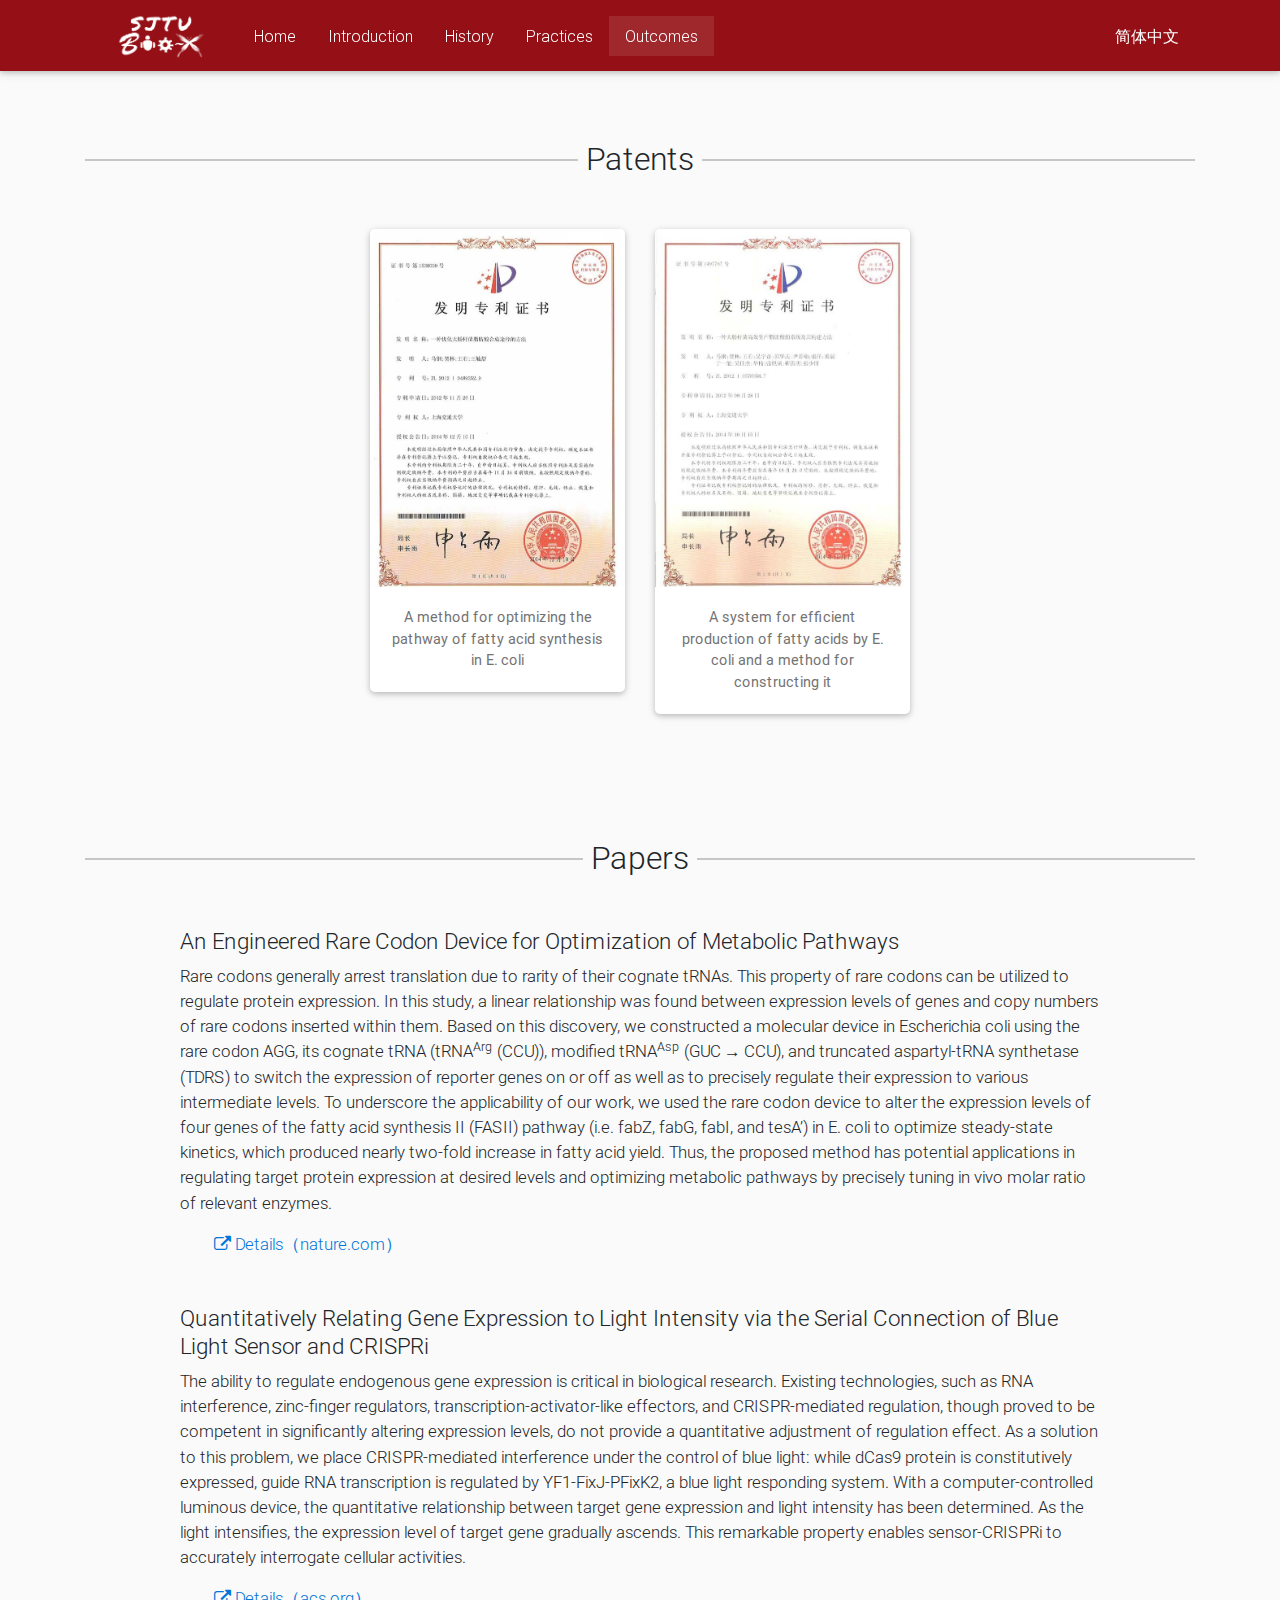
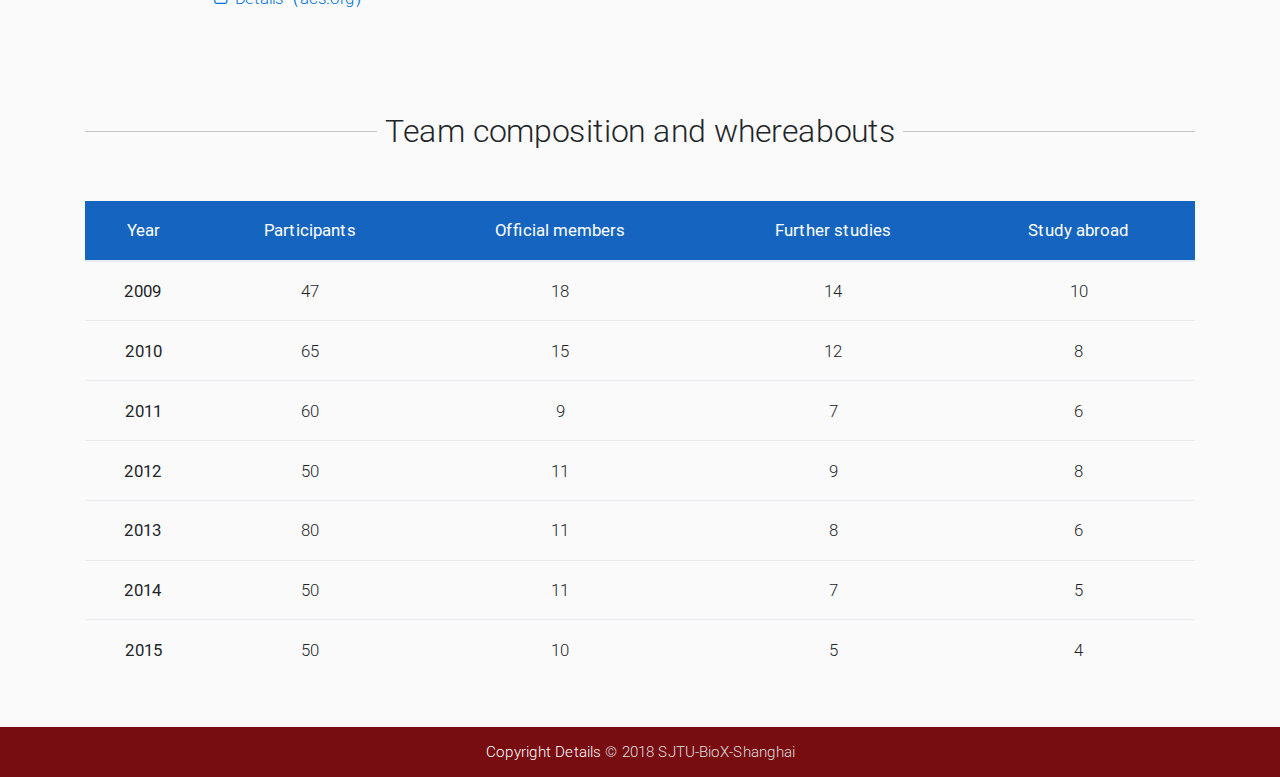
<file: outcomes-en.html>
<!DOCTYPE html>
<html lang="en">

<head>
    <meta charset="utf-8">
    <meta name="viewport" content="width=device-width, initial-scale=1, shrink-to-fit=no">
    <meta http-equiv="x-ua-compatible" content="ie=edge">
    <meta name="application-name" content="SJTU-BioX-Shanghai">
    <meta name="description" content="Outcomes of SJTU-BioX-Shanghai, the iGEM team of Shanghai Jiao Tong University">
    <meta name="keywords" content="SJTU,Bio-X,synthetic biology,biology,iGEM,iGEM competition,Shanghai Jiao Tong University">
    <meta name="Author" Content="Wazon,Wazons@163.com">
    <title>Outcomes - SJTU-BioX-Shanghai</title>
    <link rel="icon" href="./favicon.ico" type="image/x-icon">
    <link rel="shortcut icon" href="./favicon.ico" type=”image/x-icon”>
    <link href="./css/bootstrap.min.css" rel="stylesheet">
    <!-- Material Design Bootstrap -->
    <link href="./css/mdb.min.css" rel="stylesheet">
    <link href="./css/font-awesome.min.css" rel="stylesheet">
    <link href="./css/site.css" rel="stylesheet">
    <!--[if lt IE 10]>
        <center>您使用的是过时的浏览器，浏览本网页可能会有异常。</center>
        <center>You are using an outdated browser and this page may not display properly.</center>
    <![endif]-->
    <style>
        .navbar {
            background-color: #951016;
            z-index: 100;
        }
        
        span {
            white-space: nowrap;
            display: inline-block;
        }
        
        @media only screen and (max-width: 768px) {
            p,
            .table th,
            .table td {
                font-size: 100%;
            }
        }
        
        @media only screen and (min-width: 768px) {
            p,
            .table th,
            .table td {
                font-size: 105%;
            }
        }
        
        .h4-responsive {
            line-height: 1.25em;
        }
        
        #member .fa {
            font-size: 1.25rem;
            vertical-align: middle;
            color: #016848;
            width: 2.25rem;
        }
        
        #member p {
            line-height: 1.5rem;
        }
        
        #member p {
            margin-bottom: 0.5rem;
        }
    </style>
    <script src="./js/analysis.js"></script>
</head>

<body class="grey lighten-5" data-spy="scroll" data-target="#navbar-right" data-offset="100">

    <nav class="navbar navbar-expand-lg navbar-dark fixed-top scrolling-navbar2">
        <div class="container">
            <a class="navbar-brand" href="#"><img src="./img/png/logo.png" height="55" /></a>
            <button class="navbar-toggler" type="button" data-toggle="collapse" data-target="#navbarNav1" aria-controls="navbarNav1" aria-expanded="false" aria-label="Toggle navigation"><span class="navbar-toggler-icon"></span></button>
            <div class="collapse navbar-collapse" id="navbarNav1">
                <ul class="navbar-nav mr-auto">
                    <li class="nav-item"><a href="./index-en.html" class="nav-link">Home</a></li>
                    <li class="nav-item"><a href="./intro-en.html" class="nav-link">Introduction<span class="sr-only">(current)</span></a></li>
                    <li class="nav-item"><a href="./history-en.html" class="nav-link">History</a></li>
                    <li class="nav-item"><a href="./practices-en.html" class="nav-link">Practices</a></li>
                    <li class="nav-item active"><a href="./outcomes-en.html" class="nav-link">Outcomes</a></li>
                </ul>
                <ul class="navbar-nav ml-auto">
                    <li class="nav-item dropdown"><a href="./outcomes.html" class="nav-link">简体中文</a></li>
                </ul>
            </div>
        </div>
    </nav>

    <div class="container" style="margin-top:56px;">


        <div class="divider-new">
            <h2 class="h2-responsive wow fadeIn">Patents</h2>
        </div>
        <div class="row small-row justify-content-center">
            <div class="col-sm-4 col-lg-3 order-2 order-sm-1 align-self-top">
                <div class="card wow fadeIn" data-wow-delay="0s">
                    <div class="view overlay hm-white-my-light">
                        <img src="./img/jpg/patent2.jpg" class="img-fluid" alt="专利证书照片1">
                        <a target="_blank" href="http://cpquery.sipo.gov.cn/">
                            <div class="mask waves-effect waves-light"></div>
                        </a>
                    </div>
                    <div class="card-body text-center">

                        <p class="card-text">A method for optimizing the pathway of fatty acid synthesis in E. coli</p>
                    </div>
                </div>
                <p>&nbsp;</p>
            </div>
            <div class="col-sm-4 col-lg-3 order-3 order-sm-3 align-self-top">
                <div class="card wow fadeIn" data-wow-delay="0s">
                    <div class="view overlay hm-white-my-light">
                        <img src="./img/jpg/patent1.jpg" class="img-fluid" alt="专利证书照片2">
                        <a target="_blank" href="http://cpquery.sipo.gov.cn/">
                            <div class="mask waves-effect waves-light"></div>
                        </a>
                    </div>
                    <div class="card-body text-center">

                        <p class="card-text">A system for efficient production of fatty acids by E. coli and a method for constructing it</p>
                    </div>
                </div>
                <p>&nbsp;</p>
            </div>
        </div>

        <div class="divider-new">
            <h2 class="h2-responsive wow fadeIn">Papers</h2>
        </div>
        <div class="row justify-content-center">
            <div class="col-12 col-md-10">
                <h4 class="h4-responsive">An Engineered Rare Codon Device for Optimization of Metabolic Pathways</h4>
                <p>Rare codons generally arrest translation due to rarity of their cognate tRNAs. This property of rare codons can be utilized to regulate protein expression. In this study, a linear relationship was found between expression levels of genes
                    and copy numbers of rare codons inserted within them. Based on this discovery, we constructed a molecular device in Escherichia coli using the rare codon AGG, its cognate tRNA (tRNA<sup>Arg</sup> (CCU)), modified tRNA<sup>Asp</sup>                    (GUC → CCU), and truncated aspartyl-tRNA synthetase (TDRS) to switch the expression of reporter genes on or off as well as to precisely regulate their expression to various intermediate levels. To underscore the applicability of our
                    work, we used the rare codon device to alter the expression levels of four genes of the fatty acid synthesis II (FASII) pathway (i.e. fabZ, fabG, fabI, and tesA’) in E. coli to optimize steady-state kinetics, which produced nearly
                    two-fold increase in fatty acid yield. Thus, the proposed method has potential applications in regulating target protein expression at desired levels and optimizing metabolic pathways by precisely tuning in vivo molar ratio of relevant
                    enzymes.
                </p>
                <p>
                    <a target="_blank" href="https://www.nature.com/articles/srep20608">　　<i class="fa fa-external-link" aria-hidden="true"></i> Details（nature.com） </a>
                </p>
                <h4 class="h4-responsive" style="margin-top:3rem;">Quantitatively Relating Gene Expression to Light Intensity via the Serial Connection of Blue Light Sensor and CRISPRi</h4>
                <p>The ability to regulate endogenous gene expression is critical in biological research. Existing technologies, such as RNA interference, zinc-finger regulators, transcription-activator-like effectors, and CRISPR-mediated regulation, though
                    proved to be competent in significantly altering expression levels, do not provide a quantitative adjustment of regulation effect. As a solution to this problem, we place CRISPR-mediated interference under the control of blue light:
                    while dCas9 protein is constitutively expressed, guide RNA transcription is regulated by YF1-FixJ-PFixK2, a blue light responding system. With a computer-controlled luminous device, the quantitative relationship between target gene
                    expression and light intensity has been determined. As the light intensifies, the expression level of target gene gradually ascends. This remarkable property enables sensor-CRISPRi to accurately interrogate cellular activities.</p>
                <p>
                    <a target="_blank" href="http://pubs.acs.org/doi/abs/10.1021/sb500059x">　　<i class="fa fa-external-link" aria-hidden="true"></i> Details（acs.org） </a>
                </p>
            </div>
        </div>

        <div class="divider-new">
            <h2 class="h2-responsive wow fadeIn">Team composition and whereabouts</h2>
        </div>
        <div class="row">
            <div class="col-12 d-flex flex-column justify-content-center ">
                <table class="table table-res table-res1 table-hover" align="center">
                    <thead class="blue darken-3">
                        <tr class="text-white">
                            <th>Year</th>
                            <th>Participants</th>
                            <th>Official members</th>
                            <th>Further studies</th>
                            <th>Study abroad</th>
                        </tr>
                    </thead>
                    <tbody>
                        <tr>
                            <th scope="row">2009</th>
                            <td>47</td>
                            <td>18</td>
                            <td>14</td>
                            <td>10</td>
                        </tr>
                        <tr>
                            <th scope="row">2010</th>
                            <td>65</td>
                            <td>15</td>
                            <td>12</td>
                            <td>8</td>
                        </tr>
                        <tr>
                            <th scope="row">2011</th>
                            <td>60</td>
                            <td>9</td>
                            <td>7</td>
                            <td>6</td>
                        </tr>
                        <tr>
                            <th scope="row">2012</th>
                            <td>50</td>
                            <td>11</td>
                            <td>9</td>
                            <td>8</td>
                        </tr>
                        <tr>
                            <th scope="row">2013</th>
                            <td>80</td>
                            <td>11</td>
                            <td>8</td>
                            <td>6</td>
                        </tr>
                        <tr>
                            <th scope="row">2014</th>
                            <td>50</td>
                            <td>11</td>
                            <td>7</td>
                            <td>5</td>
                        </tr>
                        <tr>
                            <th scope="row">2015</th>
                            <td>50</td>
                            <td>10</td>
                            <td>5</td>
                            <td>4</td>
                        </tr>
                    </tbody>
                </table>
            </div>
        </div>

    </div>


    <div class="old-browser-warning">
        <center>您使用的是过时的（不被支持的）浏览器，本网页可能无法正常展现。</center>
        <center>You are using an outdated (unsupported) browser and this page may not display properly.</center>
    </div>

    <footer class="page-footer center-on-small-only" style="padding-top:0;margin-top:2rem">
        <div class="footer-copyright">
            <div class="container-fluid">
                <p><a href="./copyright-en.html">Copyright Details</a> © 2018 SJTU-BioX-Shanghai</p>
            </div>
        </div>
    </footer>
    <script src="./js/jquery-3.1.1.min.js"></script>
    <script src="./js/popper.min.js"></script>
    <script src="./js/bootstrap.min.js"></script>
    <script src="./js/mdb.min.js"></script>
    <script src="./js/countUp.js"></script>
    <script src="./js/site.js"></script>
    <script>
        $(document).ready(function() {
            $("#btn-slide").click(function() {
                $("#panel").slideToggle("slow", "easeInOutCubic", function() {});
                $("#btn-slide").fadeOut();
                $(this).toggleClass("active");
            });
        });
    </script>
</body>

</html>
</file>
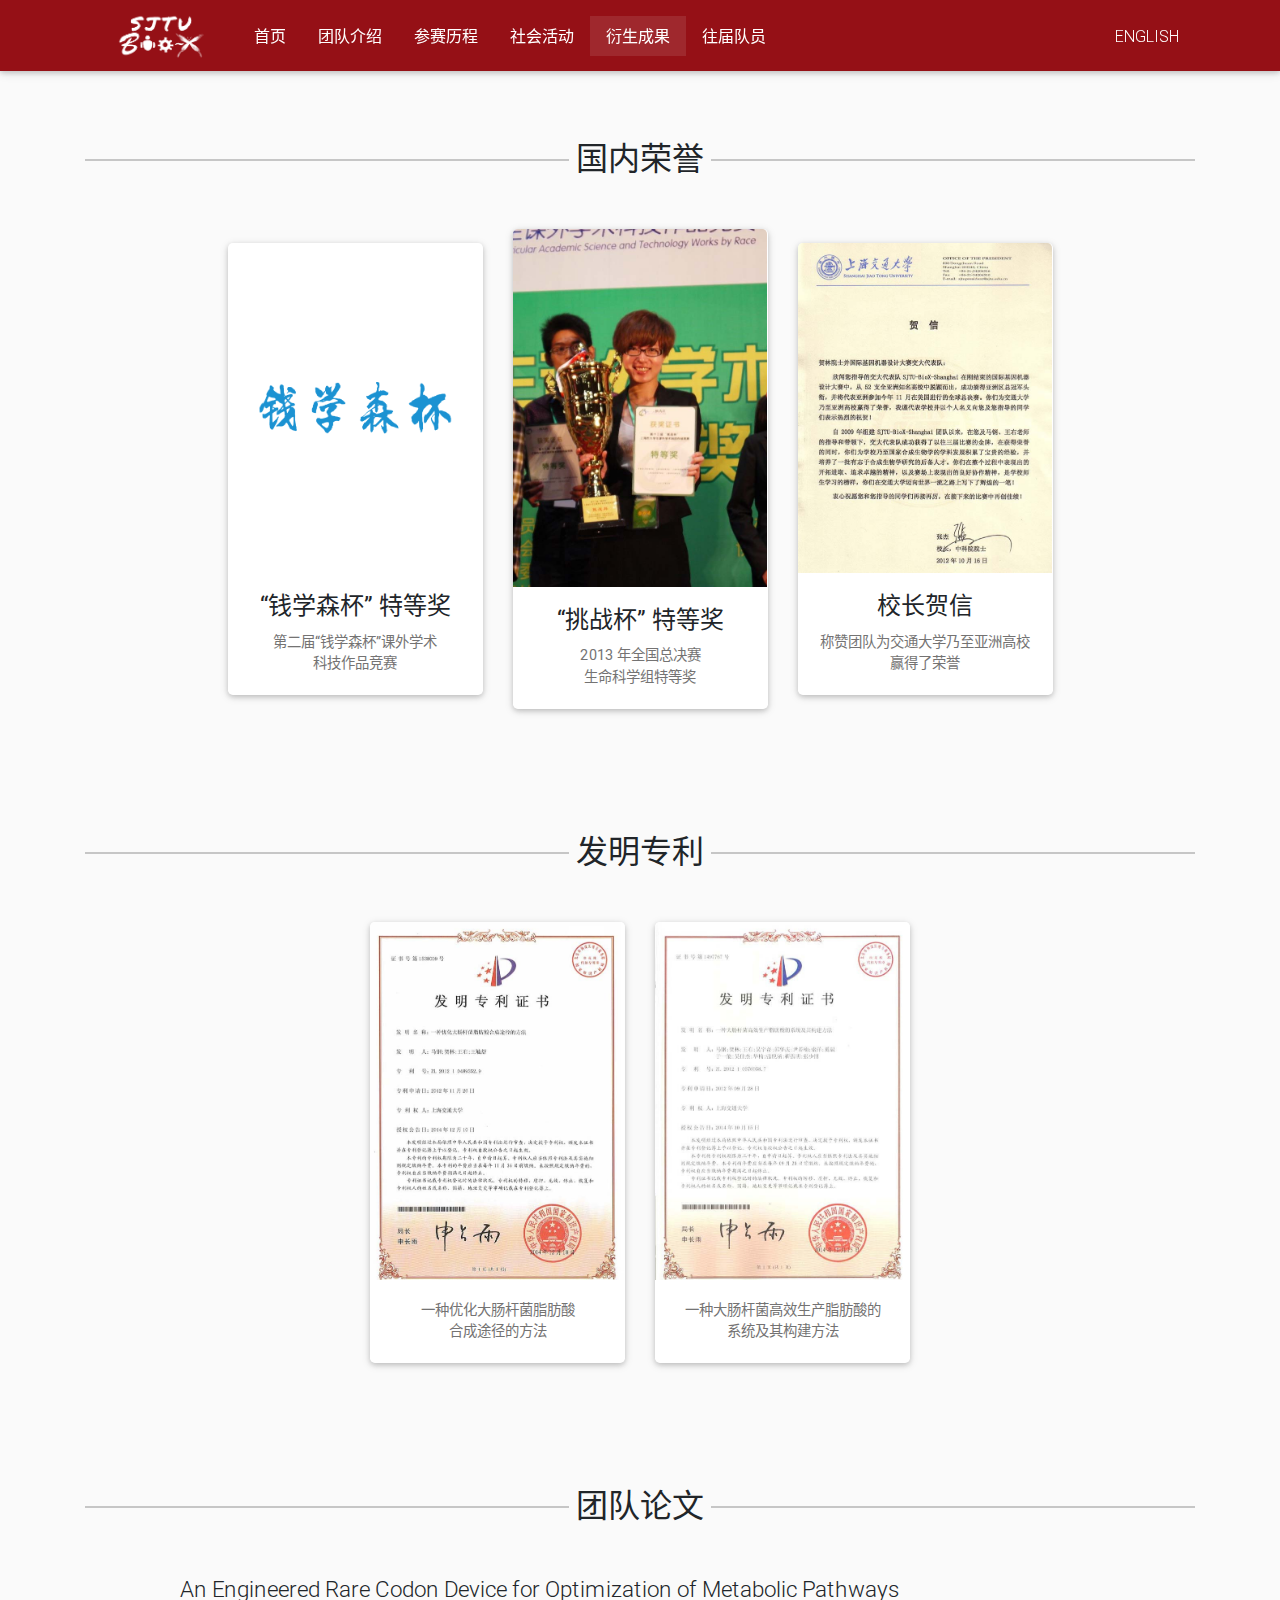
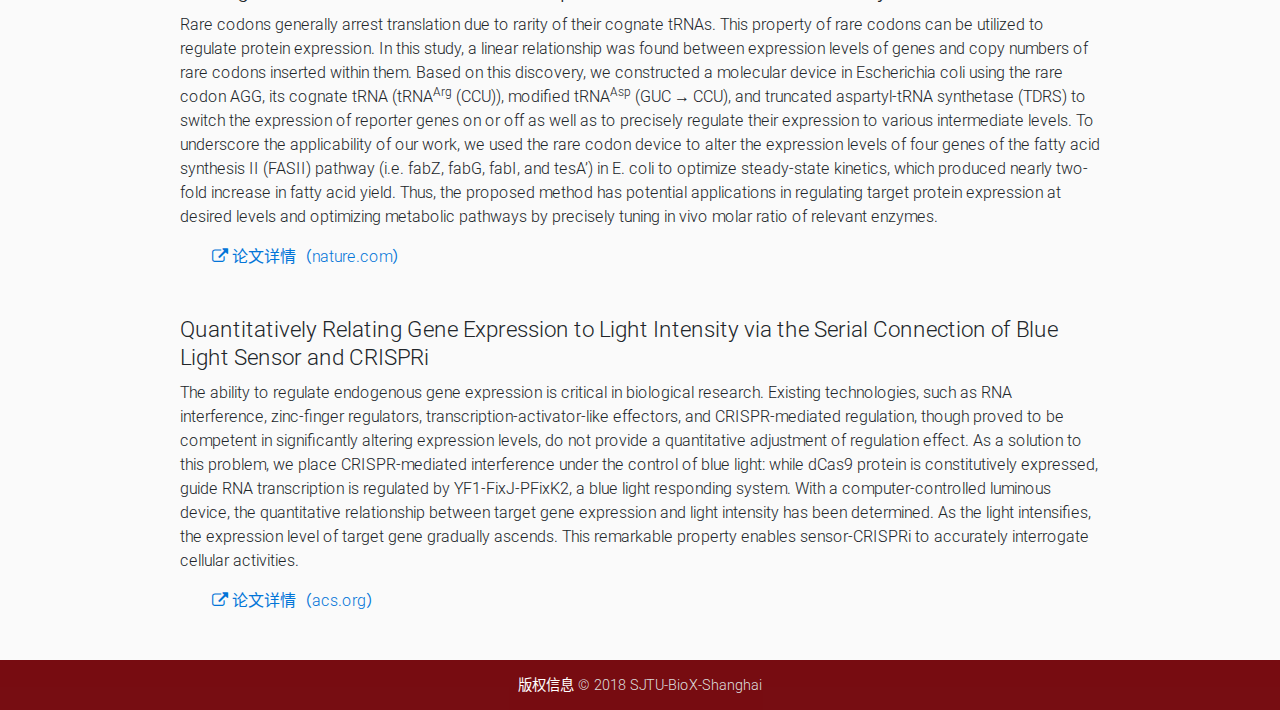
<file: outcomes.html>
<!DOCTYPE html>
<html lang="zh-CN">

<head>
    <meta charset="utf-8">
    <meta name="viewport" content="width=device-width, initial-scale=1, shrink-to-fit=no">
    <meta http-equiv="x-ua-compatible" content="ie=edge">
    <meta name="application-name" content="SJTU-BioX-Shanghai">
    <meta name="description" content="SJTU-BioX-Shanghai在比赛比赛之外获得的成果">
    <meta name="keywords" content="SJTU,Bio-X,合成生物学,生物学,iGEM,国际遗传工程机器大赛,上海交通大学">
    <meta name="Author" Content="Wazon,Wazons@163.com">
    <title>衍生成果 - SJTU-BioX-Shanghai</title>
    <link rel="icon" href="./favicon.ico" type="image/x-icon">
    <link rel="shortcut icon" href="./favicon.ico" type=”image/x-icon”>
    <link href="./css/bootstrap.min.css" rel="stylesheet">
    <!-- Material Design Bootstrap -->
    <link href="./css/mdb.min.css" rel="stylesheet">
    <link href="./css/font-awesome.min.css" rel="stylesheet">
    <link href="./css/site.css" rel="stylesheet">
    <!--[if lt IE 10]>
        <center>您使用的是过时的浏览器，浏览本网页可能会有异常。</center>
        <center>You are using an outdated browser and this page may not display properly.</center>
    <![endif]-->
    <style>
        .navbar {
            background-color: #951016;
            z-index: 100;
        }
        
        span {
            white-space: nowrap;
            display: inline-block;
        }
        
        .h4-responsive {
            line-height: 1.25em;
        }
    </style>
    <script src="./js/analysis.js"></script>
</head>

<body class="grey lighten-5" data-spy="scroll" data-target="#navbar-right" data-offset="100">

    <nav class="navbar navbar-expand-lg navbar-dark fixed-top">
        <div class="container">
            <a class="navbar-brand" href="#"><img src="./img/png/logo.png" height="55" /></a>
            <button class="navbar-toggler" type="button" data-toggle="collapse" data-target="#navbarNav1" aria-controls="navbarNav1" aria-expanded="false" aria-label="Toggle navigation"><span class="navbar-toggler-icon"></span></button>
            <div class="collapse navbar-collapse" id="navbarNav1">
                <ul class="navbar-nav mr-auto">
                    <li class="nav-item"><a href="./index.html" class="nav-link">首页</a></li>
                    <li class="nav-item"><a href="./intro.html" class="nav-link">团队介绍</a></li>
                    <li class="nav-item"><a href="./history.html" class="nav-link">参赛历程</a></li>
                    <li class="nav-item"><a href="./practices.html" class="nav-link">社会活动</a></li>
                    <li class="nav-item active"><a href="./outcomes.html" class="nav-link">衍生成果<span class="sr-only">(current)</span></a></li>
                    <li class="nav-item"><a href="./members.html" class="nav-link">往届队员</a></li>
                </ul>
                <ul class="navbar-nav ml-auto">
                    <li class="nav-item dropdown"><a href="./outcomes-en.html" class="nav-link">ENGLISH</a></li>
                </ul>
            </div>
        </div>
    </nav>

    <div class="container" style="margin-top:56px;">


        <div class="divider-new">
            <h2 class="h2-responsive wow fadeIn">国内荣誉</h2>
        </div>
        <div class="row small-row justify-content-center">
            <div class="col-sm-4 col-lg-3 order-2 order-sm-1 align-self-center">
                <div class="card wow fadeIn" data-wow-delay="0s">
                    <div class="view overlay hm-white-my-light">
                        <img src="./img/png/qianxuesen.png" class="img-fluid" alt="钱学森杯">
                    </div>
                    <div class="card-body text-center">
                        <h4 class="card-title">“钱学森杯” 特等奖</h4>
                        <p class="card-text"><span>第二届“钱学森杯”</span><span>课外学术</span><span>科技作品竞赛</span></p>
                    </div>
                </div>
                <p>&nbsp;</p>
            </div>
            <div class="col-sm-4 col-lg-3 order-1 order-sm-2 align-self-center">
                <div class="card wow fadeIn" data-wow-delay="0s">
                    <div class="view overlay hm-white-my-light">
                        <img src="./img/jpg/tiaozhanbei.jpg" class="img-fluid" alt="“挑战杯”获奖照片">
                        <a target="_blank" href="http://news.sjtu.edu.cn/info/1009/153362.htm">
                            <div class="mask waves-effect waves-light"></div>
                        </a>
                    </div>
                    <div class="card-body text-center">
                        <h4 class="card-title">“挑战杯” 特等奖</h4>
                        <p class="card-text"><span>2013 年</span><span>全国总决赛</span></p>
                        <p class="card-text"><span>生命科学组</span><span>特等奖</span></p>
                    </div>
                </div>
                <p>&nbsp;</p>
            </div>
            <div class="col-sm-4 col-lg-3 order-3 order-sm-3 align-self-center">
                <div class="card wow fadeIn" data-wow-delay="0s">
                    <div class="view overlay hm-white-my-light">
                        <img src="./img/jpg/letter.jpg" class="img-fluid" alt="钱学森杯">
                    </div>
                    <div class="card-body text-center">
                        <h4 class="card-title">校长贺信</h4>
                        <p class="card-text"><span>称赞团队为</span><span>交通大学</span><span>乃至亚洲高校</span><span>赢得了荣誉</span></p>
                    </div>
                </div>
                <p>&nbsp;</p>
            </div>
        </div>


        <div class="divider-new">
            <h2 class="h2-responsive wow fadeIn">发明专利</h2>
        </div>
        <div class="row small-row justify-content-center">
            <div class="col-sm-4 col-lg-3 order-2 order-sm-1 align-self-top">
                <div class="card wow fadeIn" data-wow-delay="0s">
                    <div class="view overlay hm-white-my-light">
                        <img src="./img/jpg/patent2.jpg" class="img-fluid" alt="专利证书照片1">
                        <a target="_blank" href="http://cpquery.sipo.gov.cn/">
                            <div class="mask waves-effect waves-light"></div>
                        </a>
                    </div>
                    <div class="card-body text-center">

                        <p class="card-text"><span>一种优化</span><span>大肠杆菌脂肪酸</span><span>合成途径的方法</span></p>
                    </div>
                </div>
                <p>&nbsp;</p>
            </div>
            <div class="col-sm-4 col-lg-3 order-3 order-sm-3 align-self-top">
                <div class="card wow fadeIn" data-wow-delay="0s">
                    <div class="view overlay hm-white-my-light">
                        <img src="./img/jpg/patent1.jpg" class="img-fluid" alt="专利证书照片2">
                        <a target="_blank" href="http://cpquery.sipo.gov.cn/">
                            <div class="mask waves-effect waves-light"></div>
                        </a>
                    </div>
                    <div class="card-body text-center">

                        <p class="card-text"><span>一种大肠杆菌</span><span>高效生产脂肪酸的</span><span>系统及其构建方法</span></p>
                    </div>
                </div>
                <p>&nbsp;</p>
            </div>
        </div>

        <div class="divider-new">
            <h2 class="h2-responsive wow fadeIn">团队论文</h2>
        </div>
        <div class="row justify-content-center">
            <div class="col-12 col-md-10">
                <h4 class="h4-responsive">An Engineered Rare Codon Device for Optimization of Metabolic Pathways</h4>
                <p>Rare codons generally arrest translation due to rarity of their cognate tRNAs. This property of rare codons can be utilized to regulate protein expression. In this study, a linear relationship was found between expression levels of genes
                    and copy numbers of rare codons inserted within them. Based on this discovery, we constructed a molecular device in Escherichia coli using the rare codon AGG, its cognate tRNA (tRNA<sup>Arg</sup> (CCU)), modified tRNA<sup>Asp</sup>                    (GUC → CCU), and truncated aspartyl-tRNA synthetase (TDRS) to switch the expression of reporter genes on or off as well as to precisely regulate their expression to various intermediate levels. To underscore the applicability of our
                    work, we used the rare codon device to alter the expression levels of four genes of the fatty acid synthesis II (FASII) pathway (i.e. fabZ, fabG, fabI, and tesA’) in E. coli to optimize steady-state kinetics, which produced nearly
                    two-fold increase in fatty acid yield. Thus, the proposed method has potential applications in regulating target protein expression at desired levels and optimizing metabolic pathways by precisely tuning in vivo molar ratio of relevant
                    enzymes.
                </p>
                <p>
                    <a target="_blank" href="https://www.nature.com/articles/srep20608">　　<i class="fa fa-external-link" aria-hidden="true"></i> 论文详情（nature.com） </a>
                </p>
                <h4 class="h4-responsive" style="margin-top:3rem;">Quantitatively Relating Gene Expression to Light Intensity via the Serial Connection of Blue Light Sensor and CRISPRi</h4>
                <p>The ability to regulate endogenous gene expression is critical in biological research. Existing technologies, such as RNA interference, zinc-finger regulators, transcription-activator-like effectors, and CRISPR-mediated regulation, though
                    proved to be competent in significantly altering expression levels, do not provide a quantitative adjustment of regulation effect. As a solution to this problem, we place CRISPR-mediated interference under the control of blue light:
                    while dCas9 protein is constitutively expressed, guide RNA transcription is regulated by YF1-FixJ-PFixK2, a blue light responding system. With a computer-controlled luminous device, the quantitative relationship between target gene
                    expression and light intensity has been determined. As the light intensifies, the expression level of target gene gradually ascends. This remarkable property enables sensor-CRISPRi to accurately interrogate cellular activities.</p>
                <p>
                    <a target="_blank" href="http://pubs.acs.org/doi/abs/10.1021/sb500059x">　　<i class="fa fa-external-link" aria-hidden="true"></i> 论文详情（acs.org） </a>
                </p>
            </div>
        </div>
    </div>


    <div class="old-browser-warning">
        <center>您使用的是过时的（不被支持的）浏览器，本网页可能无法正常展现。</center>
        <center>You are using an outdated (unsupported) browser and this page may not display properly.</center>
    </div>

    <footer class="page-footer center-on-small-only" style="padding-top:0;margin-top:2rem">
        <div class="footer-copyright">
            <div class="container-fluid">
                <p><a href="./copyright.html">版权信息</a> © 2018 SJTU-BioX-Shanghai</p>
            </div>
        </div>
    </footer>
    <script src="./js/jquery-3.1.1.min.js"></script>
    <script src="./js/popper.min.js"></script>
    <script src="./js/bootstrap.min.js"></script>
    <script src="./js/mdb.min.js"></script>
    <script src="./js/countUp.js"></script>
    <script src="./js/site.js"></script>
    <script>
        $(document).ready(function() {
            $("#btn-slide").click(function() {
                $("#panel").slideToggle("slow", "easeInOutCubic", function() {});
                $("#btn-slide").fadeOut();
                $(this).toggleClass("active");
            });
        });
    </script>
</body>

</html>
</file>
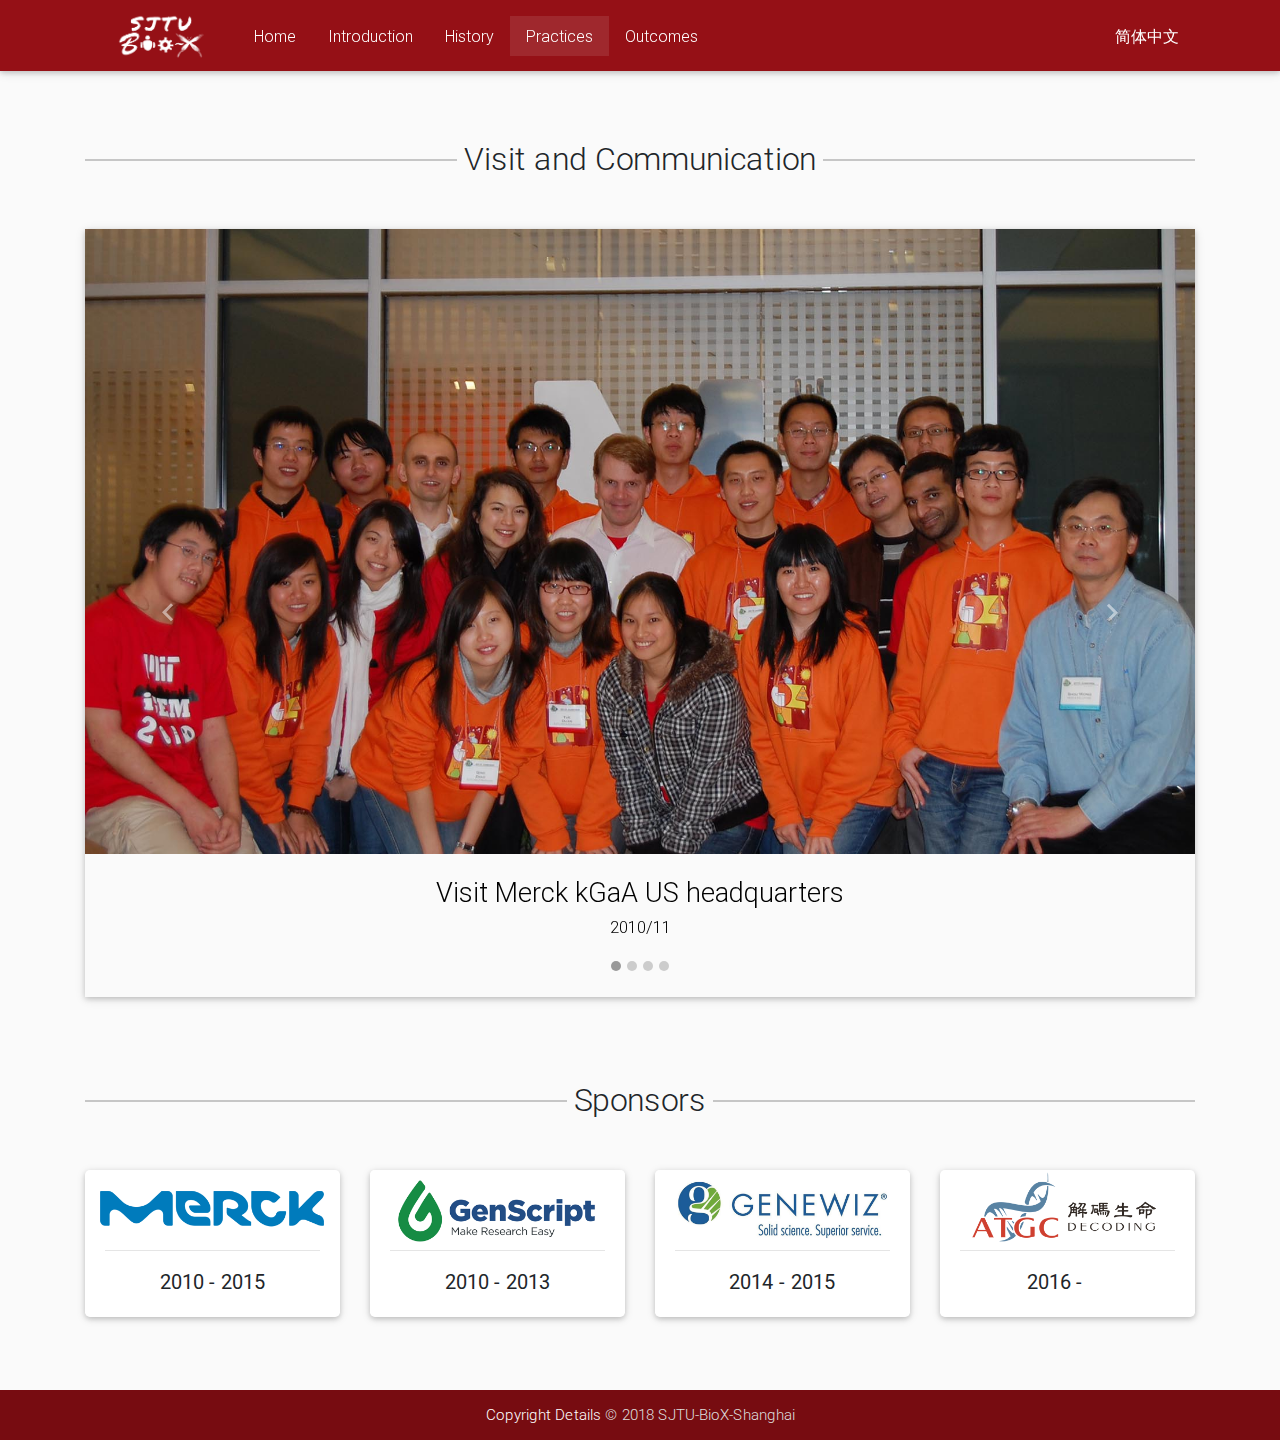
<file: practices-en.html>
<!DOCTYPE html>
<html lang="en">

<head>
    <meta charset="utf-8">
    <meta name="viewport" content="width=device-width, initial-scale=1, shrink-to-fit=no">
    <meta http-equiv="x-ua-compatible" content="ie=edge">
    <meta name="application-name" content="SJTU-BioX-Shanghai">
    <meta name="description" content="Practices of SJTU-BioX-Shanghai, the iGEM team of Shanghai Jiao Tong University">
    <meta name="keywords" content="SJTU,Bio-X,synthetic biology,biology,iGEM,iGEM competition,Shanghai Jiao Tong University">
    <meta name="Author" Content="Wazon,Wazons@163.com">
    <title>Practices - SJTU-BioX-Shanghai</title>
    <link rel="icon" href="./favicon.ico" type="image/x-icon">
    <link rel="shortcut icon" href="./favicon.ico" type=”image/x-icon”>
    <link href="./css/bootstrap.min.css" rel="stylesheet">
    <!-- Material Design Bootstrap -->
    <link href="./css/mdb.min.css" rel="stylesheet">
    <link href="./css/font-awesome.min.css" rel="stylesheet">
    <link href="./css/site.css" rel="stylesheet">
    <!--[if lt IE 10]>
        <center>您使用的是过时的浏览器，浏览本网页可能会有异常。</center>
        <center>You are using an outdated browser and this page may not display properly.</center>
    <![endif]-->
    <style>
        .navbar {
            background-color: #951016;
            z-index: 100;
        }
        
        .sponsor .card-body {
            padding-top: 0;
        }
        
        .sponsor .card-body hr {
            margin-top: 0;
        }
        
        span {
            white-space: nowrap;
            display: inline-block;
        }
        
        .fa {
            vertical-align: middle
        }
        
        @media only screen and (max-width: 768px) {
            p,
            .table th,
            .table td {
                font-size: 100%;
            }
        }
        
        @media only screen and (min-width: 768px) {
            p,
            .table th,
            .table td {
                font-size: 105%;
            }
        }
        
        #panel .active {
            display: block;
        }
        
        .h4-responsive {
            line-height: 1.25em;
        }
        
        .carousel-caption {
            padding-top: 1.5rem;
            padding-bottom: 2.5rem;
            position: relative;
            display: flex;
            justify-content: center;
            right: 0;
            left: 0;
            top: 0;
            color: black;
        }
        
        .carousel {
            box-shadow: 0 2px 5px 0 rgba(0, 0, 0, .16), 0 2px 10px 0 rgba(0, 0, 0, .12)
        }
        
        .carousel-indicators li {
            background-color: #CCCCCC;
        }
        
        .carousel-indicators .active {
            background-color: #999999;
        }
    </style>
</head>

<body class="grey lighten-5" data-spy="scroll" data-target="#navbar-right" data-offset="100">

    <nav class="navbar navbar-expand-lg navbar-dark fixed-top scrolling-navbar2">
        <div class="container">
            <a class="navbar-brand" href="#"><img src="./img/png/logo.png" height="55" /></a>
            <button class="navbar-toggler" type="button" data-toggle="collapse" data-target="#navbarNav1" aria-controls="navbarNav1" aria-expanded="false" aria-label="Toggle navigation"><span class="navbar-toggler-icon"></span></button>
            <div class="collapse navbar-collapse" id="navbarNav1">
                <ul class="navbar-nav mr-auto">
                    <li class="nav-item"><a href="./index-en.html" class="nav-link">Home</a></li>
                    <li class="nav-item"><a href="./intro-en.html" class="nav-link">Introduction<span class="sr-only">(current)</span></a></li>
                    <li class="nav-item"><a href="./history-en.html" class="nav-link">History</a></li>
                    <li class="nav-item active"><a href="./practices-en.html" class="nav-link">Practices</a></li>
                    <li class="nav-item"><a href="./outcomes-en.html" class="nav-link">Outcomes</a></li>
                </ul>
                <ul class="navbar-nav ml-auto">
                    <li class="nav-item dropdown"><a href="./practices.html" class="nav-link">简体中文</a></li>
                </ul>
            </div>
        </div>
    </nav>

    <div class="container" style="margin-top:56px;">
        <div class="divider-new">
            <h2 class="h2-responsive wow fadeIn">Visit and Communication</h2>
        </div>
        <div id="carousel" class="carousel slide carousel-fade" data-ride="carousel">
            <ol class="carousel-indicators">
                <li data-target="#carousel" data-slide-to="0" class="active"></li>
                <li data-target="#carousel" data-slide-to="1"></li>
                <li data-target="#carousel" data-slide-to="2"></li>
                <li data-target="#carousel" data-slide-to="3"></li>
            </ol>
            <div class="carousel-inner" role="listbox">
                <div class="carousel-item active">
                    <div class="view">
                        <img class="d-block w-100" src="./img/jpg/Merck_kGaA_1.jpg" alt="">
                    </div>
                    <div class="carousel-caption">
                        <div class="card2 align-items-center">
                            <h3 class="h3-responsive">Visit Merck kGaA US headquarters</h3>
                            <p>2010/11</p>
                        </div>
                    </div>
                </div>
                <div class="carousel-item">
                    <div class="view">
                        <img class="d-block w-100" src="./img/jpg/Merck_kGaA_2.jpg" alt="">

                    </div>
                    <div class="carousel-caption">
                        <div class="card2 align-items-center">
                            <h3 class="h3-responsive">Merck kGaA (Shanghai) representatives come to visit</h3>
                            <p>2011/03</p>
                        </div>
                    </div>
                </div>
                <div class="carousel-item">
                    <div class="view">
                        <img class="d-block w-100" src="./img/jpg/iGEM_HQ.jpg" alt="">

                    </div>
                    <div class="carousel-caption">
                        <div class="card2 align-items-center">
                            <h3 class="h3-responsive">iGEM Headquarters officials come to visit</h3>
                            <p>2015/05</p>
                        </div>
                    </div>
                </div>
                <div class="carousel-item">
                    <div class="view">
                        <img class="d-block w-100" src="./img/jpg/NCTU.jpg" alt="">

                    </div>
                    <div class="carousel-caption">
                        <div class="card2 align-items-center">
                            <h3 class="h3-responsive">Friends from NCTU come to visit</h3>
                            <p>2016/12</p>
                        </div>
                    </div>
                </div>
            </div>


            <a class="carousel-control-prev" href="#carousel" role="button" data-slide="prev">
                <span class="carousel-control-prev-icon" aria-hidden="true"></span>
                <span class="sr-only">Previous</span>
            </a>
            <a class="carousel-control-next" href="#carousel" role="button" data-slide="next">
                <span class="carousel-control-next-icon" aria-hidden="true"></span>
                <span class="sr-only">Next</span>
            </a>
        </div>





        <div class="divider-new">
            <h2 class="h2-responsive wow fadeIn">Sponsors</h2>
        </div>
        <div class="row justify-content-center sponsor">
            <div class="col-sm-3">
                <div class="card wow fadeIn " data-wow-delay="0s">
                    <div class="view overlay hm-white-my-light">
                        <img src="./img/png/Merck.png" class="img-fluid" alt="默克商标">
                        <a target="_blank" href="https://www.merckgroup.com">
                            <div class="mask waves-effect waves-light"></div>
                        </a>
                    </div>
                    <div class="card-body text-center">
                        <hr>
                        <p class="h5-responsive">2010 - 2015</p>
                    </div>
                </div>
                <p>&nbsp;</p>
            </div>
            <div class="col-sm-3">
                <div class="card wow fadeIn" data-wow-delay="0s">
                    <div class="view overlay hm-white-my-light">
                        <img src="./img/png/Genscript.png" class="img-fluid" alt="金斯瑞商标">
                        <a target="_blank" href="https://www.genscript.com/">
                            <div class="mask waves-effect waves-light"></div>
                        </a>
                    </div>
                    <div class="card-body text-center">
                        <hr>
                        <p class="h5-responsive">2010 - 2013</p>

                    </div>
                </div>
                <p>&nbsp;</p>
            </div>
            <div class="col-sm-3">
                <div class="card wow fadeIn" data-wow-delay="0s">
                    <div class="view overlay hm-white-my-light">
                        <img src="./img/jpg/genewiz.jpg" class="img-fluid" alt="金唯智商标">
                        <a target="_blank" href="https://www.genewiz.com/">
                            <div class="mask waves-effect waves-light"></div>
                        </a>
                    </div>
                    <div class="card-body text-center">
                        <hr>
                        <p class="h5-responsive">2014 - 2015</p>
                    </div>
                </div>
            </div>
            <div class="col-sm-3">
                <div class="card wow fadeIn" data-wow-delay="0s">
                    <div class="view overlay hm-white-my-light">
                        <img src="./img/png/ATGC.png" class="img-fluid" alt="解码生命图标">
                        <a target="_blank" href="http://www.decodinglife.cn/">
                            <div class="mask waves-effect waves-light"></div>
                        </a>
                    </div>
                    <div class="card-body text-center">
                        <hr>
                        <p class="h5-responsive">2016 - &nbsp;&nbsp;&nbsp;&nbsp;</p>
                    </div>
                </div>
            </div>
        </div>
    </div>

    <div class="old-browser-warning">
        <center>您使用的是过时的（不被支持的）浏览器，本网页可能无法正常展现。</center>
        <center>You are using an outdated (unsupported) browser and this page may not display properly.</center>
    </div>

    <footer class="page-footer center-on-small-only" style="padding-top:0;margin-top:2rem">
        <div class="footer-copyright">
            <div class="container-fluid">
                <p><a href="./copyright-en.html">Copyright Details</a> © 2018 SJTU-BioX-Shanghai</p>
            </div>
        </div>
    </footer>

    <script src="./js/jquery-3.1.1.min.js"></script>
    <script src="./js/popper.min.js"></script>
    <script src="./js/bootstrap.min.js"></script>
    <script src="./js/mdb.min.js"></script>
    <script src="./js/countUp.js"></script>
    <script src="./js/site.js"></script>
    <script>
        $(document).ready(function() {
            $("#btn-slide").click(function() {
                $("#panel").slideToggle("slow", "easeInOutCubic", function() {
                    if ($("#btn-slide").attr("data-state") == "0") {
                        $("#btn-slide").attr("data-state", "1");
                        $("#btn-slide").text("收缩新闻稿");
                    } else {
                        $("#btn-slide").attr("data-state", "0");
                        $("#btn-slide").text("展开新闻稿");
                    }
                });
                $(this).toggleClass("active");
                return false;
            });
        });
    </script>
</body>

</html>
</file>
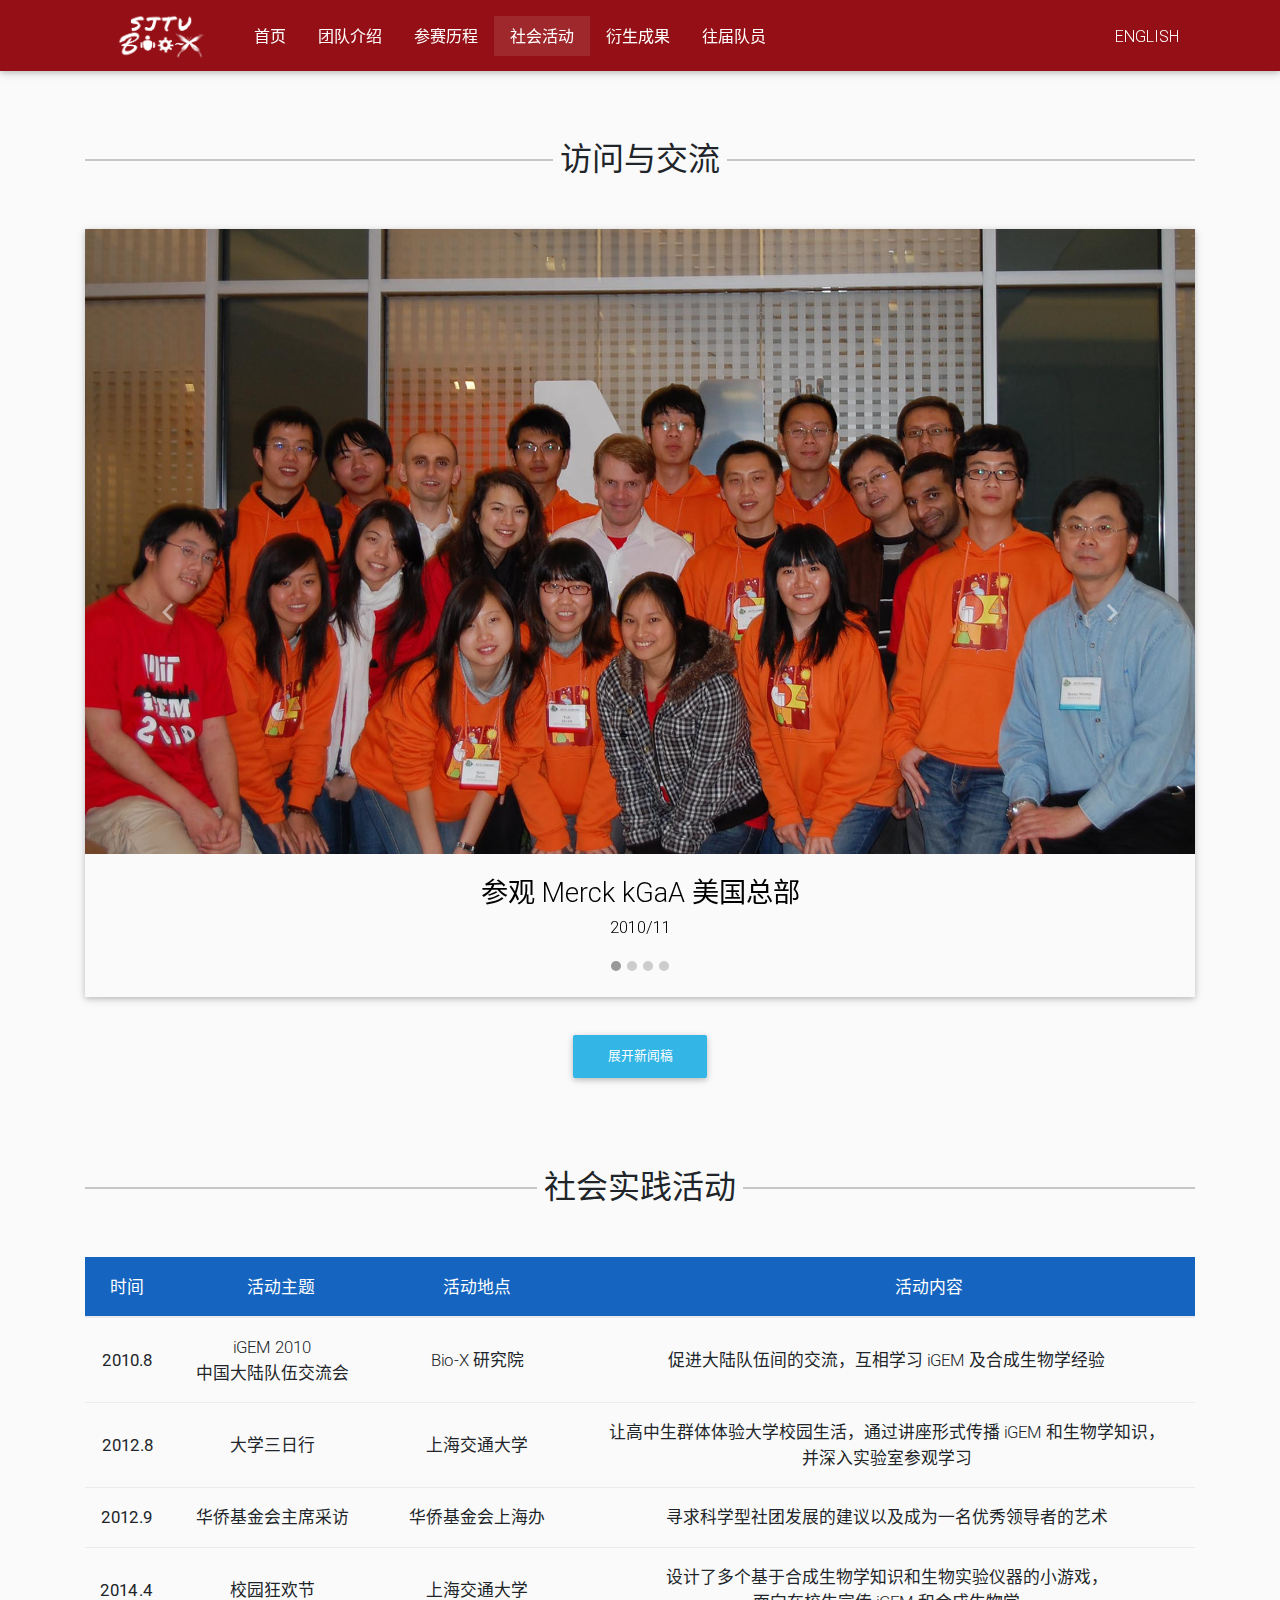
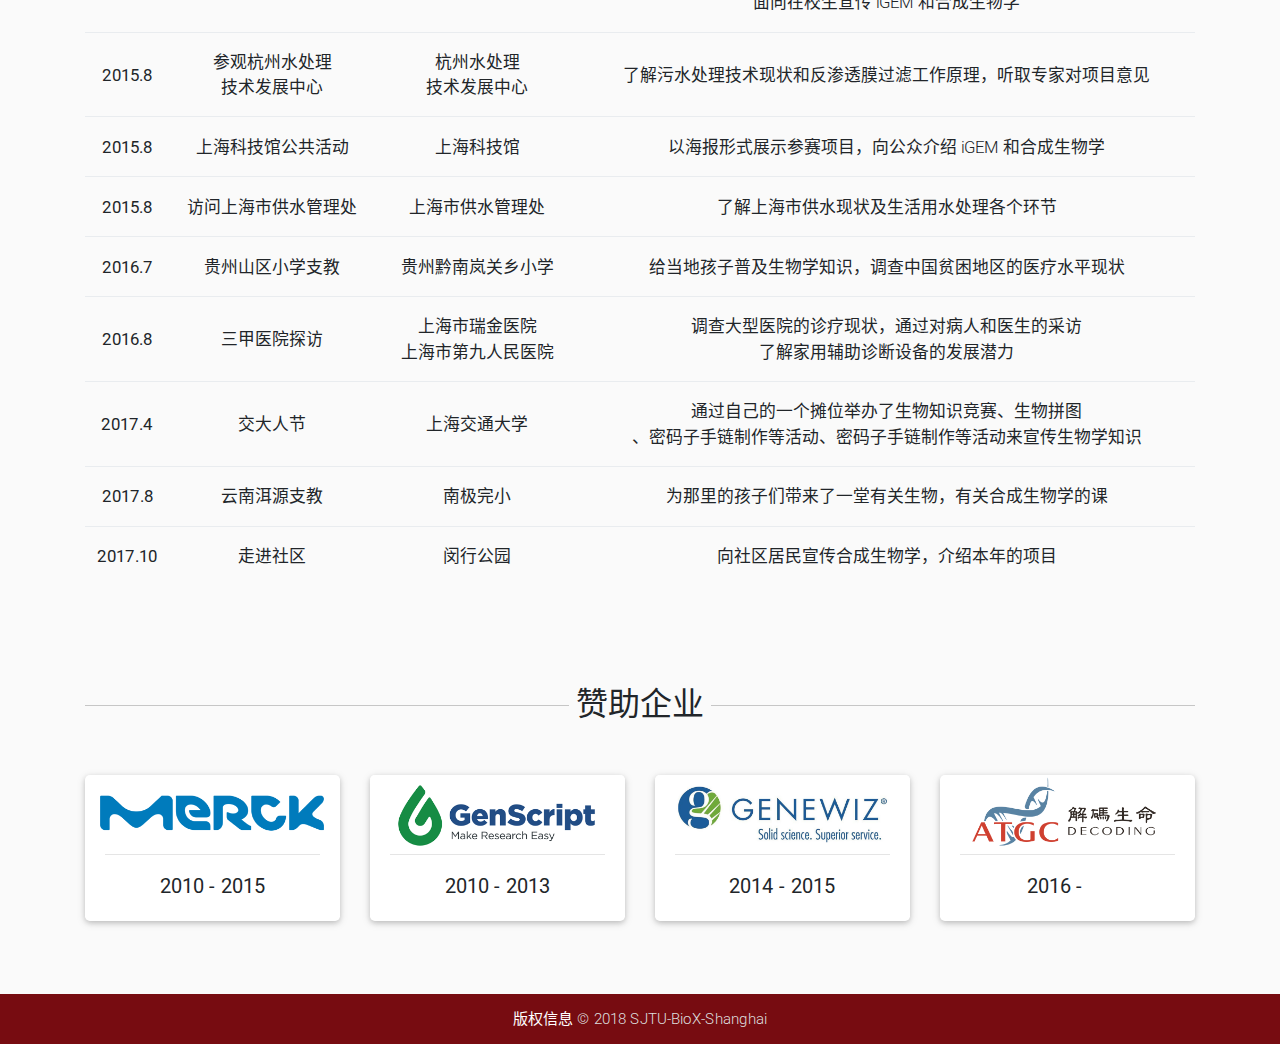
<file: practices.html>
<!DOCTYPE html>
<html lang="zh-CN">

<head>
    <meta charset="utf-8">
    <meta name="viewport" content="width=device-width, initial-scale=1, shrink-to-fit=no">
    <meta http-equiv="x-ua-compatible" content="ie=edge">
    <meta name="application-name" content="SJTU-BioX-Shanghai">
    <meta name="description" content="上海交通大学iGEM参赛队SJTU-BioX-Shanghai的社会实践">
    <meta name="keywords" content="SJTU,Bio-X,合成生物学,生物学,iGEM,国际遗传工程机器大赛,上海交通大学">
    <meta name="Author" Content="Wazon,Wazons@163.com">
    <title>社会实践 - SJTU-BioX-Shanghai</title>
    <link rel="icon" href="./favicon.ico" type="image/x-icon">
    <link rel="shortcut icon" href="./favicon.ico" type=”image/x-icon”>
    <link href="./css/bootstrap.min.css" rel="stylesheet">
    <!-- Material Design Bootstrap -->
    <link href="./css/mdb.min.css" rel="stylesheet">
    <link href="./css/font-awesome.min.css" rel="stylesheet">
    <link href="./css/site.css" rel="stylesheet">
    <!--[if lt IE 10]>
        <center>您使用的是过时的浏览器，浏览本网页可能会有异常。</center>
        <center>You are using an outdated browser and this page may not display properly.</center>
    <![endif]-->
    <style>
        .navbar {
            background-color: #951016;
            z-index: 100;
        }
        
        .sponsor .card-body {
            padding-top: 0;
        }
        
        .sponsor .card-body hr {
            margin-top: 0;
        }
        
        span {
            white-space: nowrap;
            display: inline-block;
        }
        
        .fa {
            vertical-align: middle
        }
        
        @media only screen and (max-width: 768px) {
            p,
            .table th,
            .table td {
                font-size: 100%;
            }
        }
        
        @media only screen and (min-width: 768px) {
            p,
            .table th,
            .table td {
                font-size: 105%;
            }
        }
        
        #panel .active {
            display: block;
        }
        
        .h4-responsive {
            line-height: 1.25em;
        }
        
        .carousel-caption {
            padding-top: 1.5rem;
            padding-bottom: 2.5rem;
            position: relative;
            display: flex;
            justify-content: center;
            right: 0;
            left: 0;
            top: 0;
            color: black;
        }
        
        .carousel {
            box-shadow: 0 2px 5px 0 rgba(0, 0, 0, .16), 0 2px 10px 0 rgba(0, 0, 0, .12)
        }
        
        .carousel-indicators li {
            background-color: #CCCCCC;
        }
        
        .carousel-indicators .active {
            background-color: #999999;
        }
    </style>
    <script src="./js/analysis.js"></script>
</head>

<body class="grey lighten-5" data-spy="scroll" data-target="#navbar-right" data-offset="100">

    <nav class="navbar navbar-expand-lg navbar-dark fixed-top">
        <div class="container">
            <a class="navbar-brand" href="#"><img src="./img/png/logo.png" height="55" /></a>
            <button class="navbar-toggler" type="button" data-toggle="collapse" data-target="#navbarNav1" aria-controls="navbarNav1" aria-expanded="false" aria-label="Toggle navigation"><span class="navbar-toggler-icon"></span></button>
            <div class="collapse navbar-collapse" id="navbarNav1">
                <ul class="navbar-nav mr-auto">
                    <li class="nav-item"><a href="./index.html" class="nav-link">首页</a></li>
                    <li class="nav-item"><a href="./intro.html" class="nav-link">团队介绍</a></li>
                    <li class="nav-item"><a href="./history.html" class="nav-link">参赛历程</a></li>
                    <li class="nav-item active"><a href="./practices.html" class="nav-link">社会活动<span class="sr-only">(current)</span></a></li>
                    <li class="nav-item"><a href="./outcomes.html" class="nav-link">衍生成果</a></li>
                    <li class="nav-item"><a href="./members.html" class="nav-link">往届队员</a></li>
                </ul>
                <ul class="navbar-nav ml-auto">
                    <li class="nav-item dropdown"><a href="./practices-en.html" class="nav-link">ENGLISH</a></li>
                </ul>
            </div>
        </div>
    </nav>

    <div class="container" style="margin-top:56px;">
        <div class="divider-new">
            <h2 class="h2-responsive wow fadeIn">访问与交流</h2>
        </div>
        <div id="carousel" class="carousel slide carousel-fade" data-ride="carousel">
            <ol class="carousel-indicators">
                <li data-target="#carousel" data-slide-to="0" class="active"></li>
                <li data-target="#carousel" data-slide-to="1"></li>
                <li data-target="#carousel" data-slide-to="2"></li>
                <li data-target="#carousel" data-slide-to="3"></li>
            </ol>
            <div class="carousel-inner" role="listbox">
                <div class="carousel-item active">
                    <div class="view">
                        <img class="d-block w-100" src="./img/jpg/Merck_kGaA_1.jpg" alt="">
                    </div>
                    <div class="carousel-caption">
                        <div class="card2 align-items-center">
                            <h3 class="h3-responsive">参观 Merck kGaA 美国总部</h3>
                            <p>2010/11</p>
                        </div>
                    </div>
                </div>
                <div class="carousel-item">
                    <div class="view">
                        <img class="d-block w-100" src="./img/jpg/Merck_kGaA_2.jpg" alt="">

                    </div>
                    <div class="carousel-caption">
                        <div class="card2 align-items-center">
                            <h3 class="h3-responsive">默克（上海）公司代表来访</h3>
                            <p>2011/03</p>
                        </div>
                    </div>
                </div>
                <div class="carousel-item">
                    <div class="view">
                        <img class="d-block w-100" src="./img/jpg/iGEM_HQ.jpg" alt="">

                    </div>
                    <div class="carousel-caption">
                        <div class="card2 align-items-center">
                            <h3 class="h3-responsive">iGEM 总部官员来访</h3>
                            <p>2015/05</p>
                        </div>
                    </div>
                </div>
                <div class="carousel-item">
                    <div class="view">
                        <img class="d-block w-100" src="./img/jpg/NCTU.jpg" alt="">

                    </div>
                    <div class="carousel-caption">
                        <div class="card2 align-items-center">
                            <h3 class="h3-responsive">新竹交通大学来访</h3>
                            <p>2016/12</p>
                        </div>
                    </div>
                </div>
            </div>


            <a class="carousel-control-prev" href="#carousel" role="button" data-slide="prev">
                <span class="carousel-control-prev-icon" aria-hidden="true"></span>
                <span class="sr-only">Previous</span>
            </a>
            <a class="carousel-control-next" href="#carousel" role="button" data-slide="next">
                <span class="carousel-control-next-icon" aria-hidden="true"></span>
                <span class="sr-only">Next</span>
            </a>
        </div>
        <div style="text-align:center;padding-top:2rem;"><button type="button" class="btn btn-info" id="btn-slide" data-state="0">展开新闻稿</button></div>
        <div style="display: none;" id="panel">
            <div class="divider-new">
                <h2 class="h2-responsive wow fadeIn">默克公司代表来访</h2>
            </div>
            <div class="row">
                <div class="col-12">
                    <p>　　2011年3月18号下午，德国Merck kGaA公司创新发展与外部合作总监Volker Hilarius博士，北美创新发展与外部合作总监Shou C. Wong博士，中国战略及战略发展部总监朱曼曦博士及刘洋先生和陀妍妍女士一行对Bio-X研究院闵行分院进行了参观访问。研究院的马钢老师首先对闵行分院的现状进行了简单介绍，李保界教授则对研究院的整体情况做了详细介绍，郭熙志教授，李卫东教授和朱洪新教授等均与Merck人员就各自感兴趣的问题进行了广泛交流。随后，在各位老师的带领下，大家饶有兴趣地参观了研究院的各个实验室。最后，马钢老师召集了新一届iGEM团队成员，向Merck高级总监们展示了新队伍的充满创意的想法，并进行了激烈讨论，Volker
                        Hilarius博士和Shou C. Wong博士纷纷表示这些想法非常有新意，并提出了很多非常好的建议。这次访问为我们研究院与德国Merck kGaA公司在今后进一步开展合作打下基础。</p>
                </div>
            </div>
            <div class="divider-new">
                <h2 class="h2-responsive wow fadeIn">iGEM 总部官员来访</h2>
            </div>
            <div class="row">
                <div class="col-12">
                    <p>　　2015年5月21日下午，国际基因工程机器大赛总部（iGEM headquarter）委员会主席Randy Rettberg先生，副主席Meagan Lizarazo女士，执行官Richard Johnson先生及King L. Chow先生来到Bio-X研究院闵行分部参观访问。上海交大iGEM团队指导老师马钢副教授带领来宾参观了Bio-X研究院在闵行分部的研究大楼，介绍了Bio-X研究院近年来的研究方向及成果，着重介绍了合成生物学在交大的发展，交大iGEM团队取得的成绩及合成基因机器重点工作室的工作情况。iGEM总部来宾对闵行分部优美的研究环境赞叹不已，对交大iGEM队伍的发展和取得的成绩印象深刻。随后，各位专家与iGEM队伍的指导老师和队员进行了两个小时的交流，交流会还特别邀请了长期支持交大iGEM队伍的默克集团大中华区高级专员崔卫娜小姐，交大SJTU-Software的指导老师韦朝春教授及部分队员也一同参会。
                    </p>
                    <p>　　委员会主席Randy Rettberg先生首先对iGEM比赛从去年开始取消分赛区比赛这一变化询问了指导老师们的意见，并就国内高校iGEM队伍运行的状况与面临的困难、Biobrick Kit的分发运输问题、亚洲区委员会的建立以及加强领队教授之间的合作与交流等问题与大家交换了意见并进行了充分的讨论。接下来，Rettberg先生亲切地询问了在座的iGEM队员对于iGEM比赛以及组委会的运行有什么意见，同学们争先恐后地发表了自己的感受，也提出了一些较为尖锐的问题。当被问及官网上信息更新滞后、咨询邮件得不到有效回复等问题时，组委会成员对他们工作上的不足表示了真诚的歉意，并表示他们也在不断努力提高和完善组委会的工作效率和管理模式，力求将iGEM这一为医疗、制药、能源及环境等领域提供源源不断的创意和设计的比赛做大做强，也为合成生物学的更快发展提供充沛的动力。
                    </p>
                    <p>　　交流会临近结束之时，Rettberg先生真诚地鼓励在座的iGEM队员能够在今年的Giant Jaboree大赛中取得好成绩，并希望中国在合成生物学领域取得长足发展。此次短暂的交流让交大iGEM队伍得以深入地了解到iGEM官方的执行意愿与发展计划，对于我们在队伍的运行、管理以及谋求与院校、社会的合作与交流等方面都有很大的启发和帮助，也让我们进一步坚定了发展国内iGEM和合成生物学的决心和信念，相信交大人在未来的世界合成生物学舞台上能够取得更耀眼的成绩！ </p>
                </div>
            </div>
            <div class="divider-new">
                <h2 class="h2-responsive wow fadeIn">新竹交通大学来访</h2>
            </div>
            <div class="row">
                <div class="col-12">
                    <p>　　2016年12月28日上午，台湾新竹交通大学校友会执行长陈俊秀先生和生物科技系的陈文亮副教授莅临我院，与之同行的还有台湾交大国际基因机器设计大赛（iGEM）代表队的数位队员代表。此次访问由上海交通大学和新竹交通大学的校友会牵头，一行人在我院马钢副教授的带领下参观了实验室和合成基因机器科技创新工作室，上海交通大学校友会刘杰老师陪同。通过iGEM比赛，我院与新竹交通大学从2013年开始就展开了各层次的交流活动，建立了深厚的情谊，两校代表队在国际赛场上也屡创佳绩，为合成生物学在亚洲地区的飞速发展贡献了一己之力。</p>
                </div>
            </div>
        </div>
        <div class="divider-new">
            <h2 class="h2-responsive wow fadeIn">社会实践活动</h2>
        </div>
        <div class="row">
            <div class="col-12 d-flex flex-column justify-content-center">
                <table class="table table-res table-res2 table-hover" align="center">
                    <thead class="blue darken-3">
                        <tr class="text-white">
                            <th>时间</th>
                            <th>　活动主题　</th>
                            <th>活动地点</th>
                            <th>　　　　　活动内容　　　　　</th>
                        </tr>
                    </thead>
                    <tbody>
                        <tr>
                            <th scope="row">2010.8</th>
                            <td>
                                <span>iGEM 2010 </span><span>中国大陆队伍交流会</span>
                            </td>
                            <td>Bio-X 研究院</td>
                            <td>
                                <span>促进大陆队伍间的交流，</span><span>互相学习 iGEM 及合成生物学经验</span>
                            </td>
                        </tr>
                        <tr>
                            <th scope="row">2012.8</th>
                            <td>大学三日行</td>
                            <td>上海交通大学</td>
                            <td>
                                <span>让高中生群体体验大学校园生活，</span><span>通过讲座形式传播 iGEM 和生物学知识，</span><span>并深入实验室参观学习</span>
                            </td>
                        </tr>
                        <tr>
                            <th scope="row">2012.9</th>
                            <td>华侨基金会主席采访</td>
                            <td>华侨基金会上海办</td>
                            <td>
                                <span>寻求科学型社团发展的建议</span><span>以及成为一名优秀领导者的艺术</span>
                            </td>
                        </tr>
                        <tr>
                            <th scope="row">2014.4</th>
                            <td>校园狂欢节</td>
                            <td>上海交通大学</td>
                            <td>
                                <span>设计了多个基于合成生物学知识</span><span>和生物实验仪器的小游戏，</span><span>面向在校生宣传 iGEM 和合成生物学</span>
                            </td>
                        </tr>
                        <tr>
                            <th scope="row">2015.8</th>
                            <td>
                                <span>参观杭州水处理</span><span>技术发展中心</span>
                            </td>
                            <td>
                                <span>杭州水处理</span><span>技术发展中心</span>
                            </td>
                            <td>
                                <span>了解污水处理技术现状和</span><span>反渗透膜过滤工作原理，</span><span>听取专家对项目意见</span>
                            </td>
                        </tr>
                        <tr>
                            <th scope="row">2015.8</th>
                            <td>上海科技馆公共活动</td>
                            <td>上海科技馆</td>
                            <td>
                                <span>以海报形式展示参赛项目，</span><span>向公众介绍 iGEM 和合成生物学</span>
                            </td>
                        </tr>
                        <tr>
                            <th scope="row">2015.8</th>
                            <td><span>访问上海市供水管理处</span></td>
                            <td>上海市供水管理处</td>
                            <td>
                                <span>了解上海市供水现状及</span><span>生活用水处理各个环节</span>
                            </td>
                        </tr>
                        <tr>
                            <th scope="row">2016.7</th>
                            <td>贵州山区小学支教</td>
                            <td>贵州黔南岚关乡小学</td>
                            <td>
                                <span>给当地孩子普及生物学知识，</span><span>调查中国贫困地区的医疗水平现状</span>
                            </td>
                        </tr>
                        <tr>
                            <th scope="row">2016.8</th>
                            <td>三甲医院探访</td>
                            <td>
                                <span>上海市瑞金医院</span><span>上海市第九人民医院</span>
                            </td>
                            <td>
                                <span>调查大型医院的诊疗现状，</span><span>通过对病人和医生的采访</span><span>了解家用辅助诊断设备的发展潜力<span>
                            </td>
                        </tr>
                        <tr>
                            <th scope="row">2017.4</th>
                            <td>交大人节</td>
                            <td>
                                <span>上海交通大学</span>
                            </td>
                            <td>
                                <span>通过自己的一个摊位</span><span>举办了生物知识竞赛、生物拼图</span><span>、密码子手链制作等活动<span><span>、密码子手链制作等活动<span>来宣传生物学知识</span>
                            </td>
                        </tr>
                        <tr>
                            <th scope="row">2017.8</th>
                            <td>云南洱源支教</td>
                            <td>
                                <span>南极完小</span>
                            </td>
                            <td>
                                <span>为那里的孩子们</span><span>带来了一堂有关生物，</span><span>有关合成生物学的课<span>
                            </td>
                        </tr>
                        <tr>
                            <th scope="row">2017.10</th>
                            <td>走进社区</td>
                            <td>
                                <span>闵行公园</span>
                            </td>
                            <td>
                                <span>向社区居民宣传合成生物学，</span><span>介绍本年的项目</span>
                            </td>
                        </tr>
                    </tbody>
                </table>
            </div>
        </div>



        <div class="divider-new">
            <h2 class="h2-responsive wow fadeIn">赞助企业</h2>
        </div>
        <div class="row justify-content-center sponsor">
            <div class="col-sm-3">
                <div class="card wow fadeIn " data-wow-delay="0s">
                    <div class="view overlay hm-white-my-light">
                        <img src="./img/png/Merck.png" class="img-fluid" alt="默克商标">
                        <a target="_blank" href="https://www.merckgroup.com">
                            <div class="mask waves-effect waves-light"></div>
                        </a>
                    </div>
                    <div class="card-body text-center">
                        <hr>
                        <p class="h5-responsive">2010 - 2015</p>
                    </div>
                </div>
                <p>&nbsp;</p>
            </div>
            <div class="col-sm-3">
                <div class="card wow fadeIn" data-wow-delay="0s">
                    <div class="view overlay hm-white-my-light">
                        <img src="./img/png/Genscript.png" class="img-fluid" alt="金斯瑞商标">
                        <a target="_blank" href="https://www.genscript.com/">
                            <div class="mask waves-effect waves-light"></div>
                        </a>
                    </div>
                    <div class="card-body text-center">
                        <hr>
                        <p class="h5-responsive">2010 - 2013</p>

                    </div>
                </div>
                <p>&nbsp;</p>
            </div>
            <div class="col-sm-3">
                <div class="card wow fadeIn" data-wow-delay="0s">
                    <div class="view overlay hm-white-my-light">
                        <img src="./img/jpg/genewiz.jpg" class="img-fluid" alt="金唯智商标">
                        <a target="_blank" href="https://www.genewiz.com/">
                            <div class="mask waves-effect waves-light"></div>
                        </a>
                    </div>
                    <div class="card-body text-center">
                        <hr>
                        <p class="h5-responsive">2014 - 2015</p>
                    </div>
                </div>
                <p>&nbsp;</p>
            </div>
            <div class="col-sm-3">
                <div class="card wow fadeIn" data-wow-delay="0s">
                    <div class="view overlay hm-white-my-light">
                        <img src="./img/png/ATGC.png" class="img-fluid" alt="解码生命图标">
                        <a target="_blank" href="http://www.decodinglife.cn/">
                            <div class="mask waves-effect waves-light"></div>
                        </a>
                    </div>
                    <div class="card-body text-center">
                        <hr>
                        <p class="h5-responsive">2016 - &nbsp;&nbsp;&nbsp;&nbsp;</p>
                    </div>
                </div>
            </div>
        </div>
    </div>

    <div class="old-browser-warning">
        <center>您使用的是过时的（不被支持的）浏览器，本网页可能无法正常展现。</center>
        <center>You are using an outdated (unsupported) browser and this page may not display properly.</center>
    </div>

    <footer class="page-footer center-on-small-only" style="padding-top:0;margin-top:2rem">
        <div class="footer-copyright">
            <div class="container-fluid">
                <p><a href="./copyright.html">版权信息</a> © 2018 SJTU-BioX-Shanghai</p>
            </div>
        </div>
    </footer>
    <script src="./js/jquery-3.1.1.min.js"></script>
    <script src="./js/popper.min.js"></script>
    <script src="./js/bootstrap.min.js"></script>
    <script src="./js/mdb.min.js"></script>
    <script src="./js/countUp.js"></script>
    <script src="./js/site.js"></script>
    <script>
        $(document).ready(function() {
            $("#btn-slide").click(function() {
                $("#panel").slideToggle("slow", "easeInOutCubic", function() {
                    if ($("#btn-slide").attr("data-state") == "0") {
                        $("#btn-slide").attr("data-state", "1");
                        $("#btn-slide").text("收缩新闻稿");
                    } else {
                        $("#btn-slide").attr("data-state", "0");
                        $("#btn-slide").text("展开新闻稿");
                    }
                });
                $(this).toggleClass("active");
                return false;
            });
        });
    </script>
</body>

</html>
</file>
<file: css/site.css>
body {
    position: relative;
    font-family: Roboto, /* 1 */
    -apple-system, BlinkMacSystemFont, /* 2 */
    "Microsoft Yahei", sans-serif;
}

.old-browser-warning {
    display: none;
    margin-top: 0.75rem;
    margin-bottom: 0.75rem;
}


/*
.wow {
    visibility: hidden;
}
*/

.navbar {
    background-color: transparent;
}

.navbar-brand {
    margin-right: 1.5rem;
    margin-left: 1.5rem;
    padding-bottom: 0rem;
    padding-top: 0rem;
}

.navbar-toggler {
    top: 0.75rem;
}

.navbar {
    border-radius: 0px;
}


/*next one fix problem in IE 10

.navbar-collapse {
    flex-basis: auto;
    flex-grow: 1;
}
*/

.nav-item {
    width: inherit;
}

.collapsing {
    -webkit-transition: height 0.5s ease-in-out;
    -o-transition: height 0.5s ease-in-out;
    transition: height 0.5s ease-in-out;
}

.navbar-expand-lg .navbar-nav .nav-link {
    padding-right: 1rem;
    padding-left: 1rem;
}

.scrolling-navbar2 {
    -webkit-transition: background .35s ease-in-out, padding .5s ease-in-out;
    -moz-transition: background .35s ease-in-out, padding .5s ease-in-out;
    transition: background .35s ease-in-out, padding .5s ease-in-out;
}

.top-nav-collapse {
    background-color: #951016;
}

.white-font {
    color: #fff;
}

.card img {
    border-radius: .3rem .3rem 0 0;
}

.card .card-body p {
    margin-bottom: 0;
}

.full-bg {
    min-height: 100vh;
    background-size: cover;
    top: 0;
    right: 0;
    bottom: 0;
    left: 0;
    position: relative;
    z-index: 1;
    background-position: center center;
    background-repeat: no-repeat;
}

.fluid-bg {
    background-size: cover;
    top: 0;
    right: 0;
    bottom: 0;
    left: 0;
    position: relative;
    z-index: 1;
    background-position: center center;
    background-repeat: no-repeat;
}

@media only screen and (max-width: 576px) {
    .small-row {
        margin-right: 15px;
        margin-left: 15px;
    }
}

@media only screen and (max-width: 320px) {
    .small-row {
        margin-right: 0px;
        margin-left: 0px;
    }
}

.middle-row {
    margin-right: 0px;
    margin-left: 0px;
}

.divider-new {
    padding-top: 5rem;
    margin-top: 0px;
}

footer.page-footer {
    background-color: #951016;
    padding-top: 0;
    margin-top: 3rem;
}

footer.page-footer {
    margin-top: 0;
}

footer.page-footer .footer-copyright {
    color: #ddd;
}

.hm-white-my-light .mask,
.hm-white-my-light .full-bg-img {
    background-color: rgba(255, 255, 255, 0.2);
}

.hm-white-my .mask,
.hm-white-my .full-bg-img {
    background-color: rgba(255, 255, 255, 0.5);
}

.full-bg-img {
    padding: 1rem;
}


/* fix mask always cause wave-effect bug */

.view .mask2 {
    width: 100%;
    height: 100%;
    position: absolute;
    overflow: hidden;
    top: 0;
    left: 0;
}

.h3-my2-responsive {
    margin-bottom: 0;
    line-height: 1.5em;
}


/*history*/

.scroll-box .nav-item a {
    color: #404040;
    font-size: 110%;
    line-height: 1.5em;
    padding-top: 0.5em;
    padding-bottom: 0.5em;
}

.scroll-box {
    margin-top: 7rem;
    position: fixed;
    margin-left: 40px;
    padding-top: 0.5em;
    padding-bottom: 0.5em;
}

@media only screen and (max-width: 992px) {
    .scroll-box {
        margin-left: 20px;
    }
}

.scroll-box .nav-item a:hover {
    color: #037be5;
}

.scroll-box .nav-item .active,
.scroll-box .nav-item .active:hover {
    color: #5050E9;
    font-weight: 600;
}

.onesection {
    padding-top: 0rem;
}

.section-helper {
    padding-top: 35px;
    padding-bottom: 35px;
}

.onesection .h3-responsive {
    line-height: 1.5em;
    margin-bottom: 0.5em;
}

@media (max-width: 425px) {
    .table-res1 {
        display: block;
        width: auto;
        overflow-x: auto;
        overflow-y: hidden;
        -ms-overflow-style: -ms-autohiding-scrollbar;
    }
}

@media (max-width: 768px) {
    .table-res2 {
        display: block;
        width: auto;
        overflow-x: auto;
        overflow-y: hidden;
        -ms-overflow-style: -ms-autohiding-scrollbar;
    }
}

.list::-webkit-scrollbar-track-piece {
    background-color: rgba(0, 0, 0, 0);
    border-left: 1px solid rgba(0, 0, 0, 0);
}

.table-res::-webkit-scrollbar {
    width: 2px;
    height: 3px;
    -webkit-border-radius: 2px;
    -moz-border-radius: 2px;
    border-radius: 2px;
}

.table-res::-webkit-scrollbar-thumb {
    background-color: rgba(0, 0, 0, 0.2);
    background-clip: padding-box;
    -webkit-border-radius: 2px;
    -moz-border-radius: 2px;
    border-radius: 2px;
    min-height: 10px;
}

.table-res::-webkit-scrollbar-thumb:hover {
    background-color: rgba(0, 0, 0, 0.3);
    -webkit-border-radius: 2px;
    -moz-border-radius: 2px;
    border-radius: 2px;
}

.table td {
    text-align: center;
    vertical-align: middle;
    white-space: normal;
}

.table th {
    text-align: center;
    vertical-align: middle;
    white-space: nowrap;
}

.table.table-hover tbody tr:hover {
    background-color: rgba(0, 0, 0, 0.05);
}

@media only screen and (max-width: 768px) {
    .h1-my-responsive,
    .section .section-heading {
        font-size: 170%;
        font-weight: 500;
    }
    .h2-my-responsive {
        font-size: 140%;
    }
    .h3-my-responsive {
        font-size: 125%;
    }
    .h3-my2-responsive {
        font-size: 125%;
        font-weight: 400;
    }
    .h4-my-responsive {
        font-size: 110%;
    }
    .h5-my-responsive {
        font-size: 100%;
    }
    .base-responsive {
        font-size: 100%;
    }
    .super-responsive {
        font-size: 200%;
    }
}


/* Small Devices, Tablets */

@media only screen and (min-width: 768px) {
    .h1-my-responsive,
    .section .section-heading {
        font-size: 200%;
    }
    .h2-my-responsive {
        font-size: 170%;
    }
    .h3-my-responsive {
        font-size: 140%;
    }
    .h3-my2-responsive {
        font-size: 140%;
        font-weight: 400;
    }
    .h4-my-responsive {
        font-size: 125%;
    }
    .h5-my-responsive {
        font-size: 110%;
    }
    .base-responsive {
        font-size: 105%;
    }
    .super-responsive {
        font-size: 250%;
    }
}


/* Medium Devices, Desktops */

@media only screen and (min-width: 992px) {
    .h1-my-responsive,
    .section .section-heading {
        font-size: 250%;
    }
    .h2-my-responsive {
        font-size: 200%;
    }
    .h3-my-responsive {
        font-size: 170%;
    }
    .h3-my2-responsive {
        font-size: 170%;
        font-weight: 400;
    }
    .h4-my-responsive {
        font-size: 140%;
    }
    .h5-my-responsive {
        font-size: 125%;
    }
    .base-responsive {
        font-size: 110%;
    }
    .super-responsive {
        font-size: 300%;
    }
}


/* Large Devices, Wide Screens */

@media only screen and (min-width: 1200px) {
    .h1-my-responsive,
    .section .section-heading {
        font-size: 300%;
    }
    .h2-my-responsive {
        font-size: 250%;
    }
    .h3-my-responsive {
        font-size: 200%;
    }
    .h3-my2-responsive {
        font-size: 200%;
        font-weight: 400;
    }
    .h4-my-responsive {
        font-size: 170%;
    }
    .h5-my-responsive {
        font-size: 140%;
    }
    .base-responsive {
        font-size: 115%;
    }
    .super-responsive {
        font-size: 350%;
    }
}

.super-responsive {
    line-height: 1.5em;
    font-weight: 500;
    text-shadow: 2px 2px 4px #ACACAC;
    color: rgb(0, 114, 190);
}


/*

@font-face {
  font-family: "Roboto";
  src: local(Roboto Thin), url("../font/roboto/Roboto-Thin.eot");
  src: url("../font/roboto/Roboto-Thin.eot?#iefix") format("embedded-opentype"), url("../font/roboto/Roboto-Thin.woff2") format("woff2"), url("../font/roboto/Roboto-Thin.woff") format("woff"), url("../font/roboto/Roboto-Thin.ttf") format("truetype");
  font-weight: 200; }

@font-face {
  font-family: "Roboto";
  src: local(Roboto Light), url("../font/roboto/Roboto-Light.eot");
  src: url("../font/roboto/Roboto-Light.eot?#iefix") format("embedded-opentype"), url("../font/roboto/Roboto-Light.woff2") format("woff2"), url("../font/roboto/Roboto-Light.woff") format("woff"), url("../font/roboto/Roboto-Light.ttf") format("truetype");
  font-weight: 300; }

@font-face {
  font-family: "Roboto";
  src: local(Roboto Regular), url("../font/roboto/Roboto-Regular.eot");
  src: url("../font/roboto/Roboto-Regular.eot?#iefix") format("embedded-opentype"), url("../font/roboto/Roboto-Regular.woff2") format("woff2"), url("../font/roboto/Roboto-Regular.woff") format("woff"), url("../font/roboto/Roboto-Regular.ttf") format("truetype");
  font-weight: 400; }

@font-face {
  font-family: "Roboto";
  src: url("../font/roboto/Roboto-Medium.eot");
  src: url("../font/roboto/Roboto-Medium.eot?#iefix") format("embedded-opentype"), url("../font/roboto/Roboto-Medium.woff2") format("woff2"), url("../font/roboto/Roboto-Medium.woff") format("woff"), url("../font/roboto/Roboto-Medium.ttf") format("truetype");
  font-weight: 500; }

@font-face {
  font-family: "Roboto";
  src: url("../font/roboto/Roboto-Bold.eot");
  src: url("../font/roboto/Roboto-Bold.eot?#iefix") format("embedded-opentype"), url("../font/roboto/Roboto-Bold.woff2") format("woff2"), url("../font/roboto/Roboto-Bold.woff") format("woff"), url("../font/roboto/Roboto-Bold.ttf") format("truetype");
  font-weight: 700; }
*/
</file>
